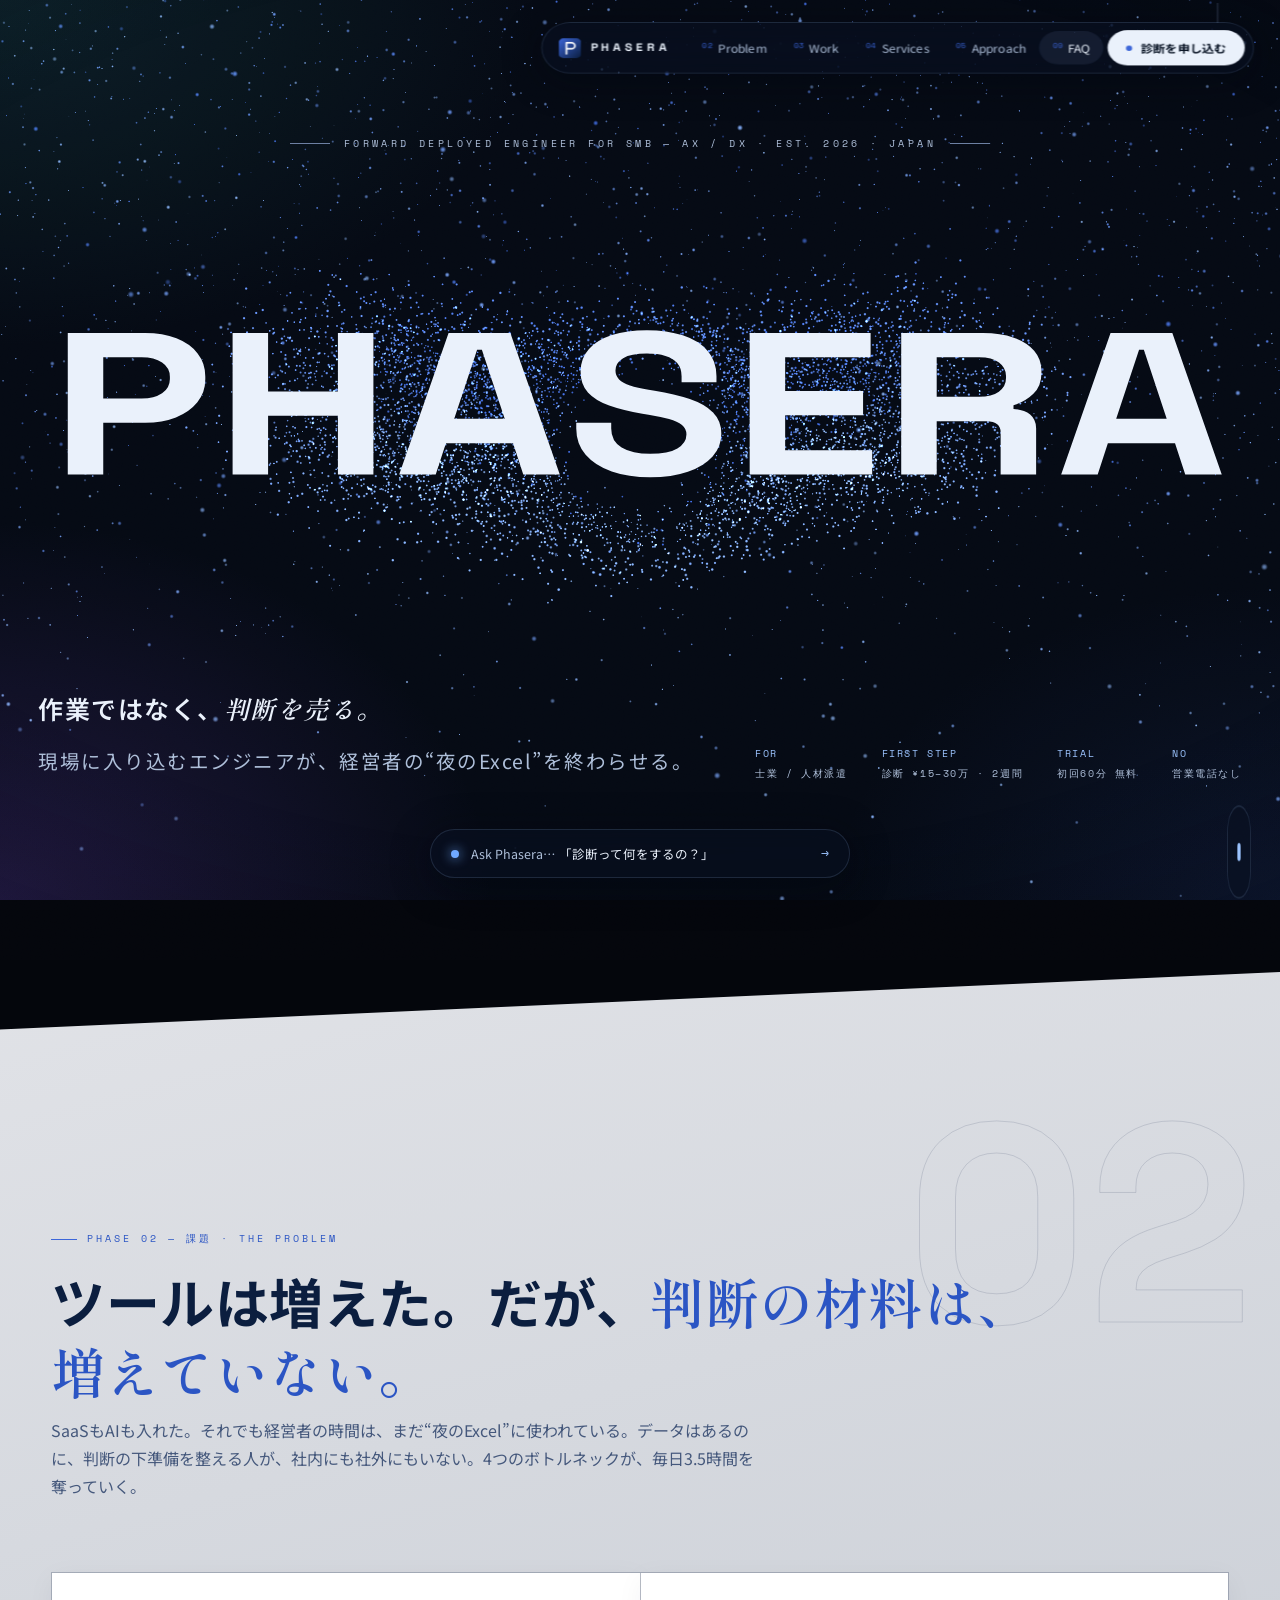
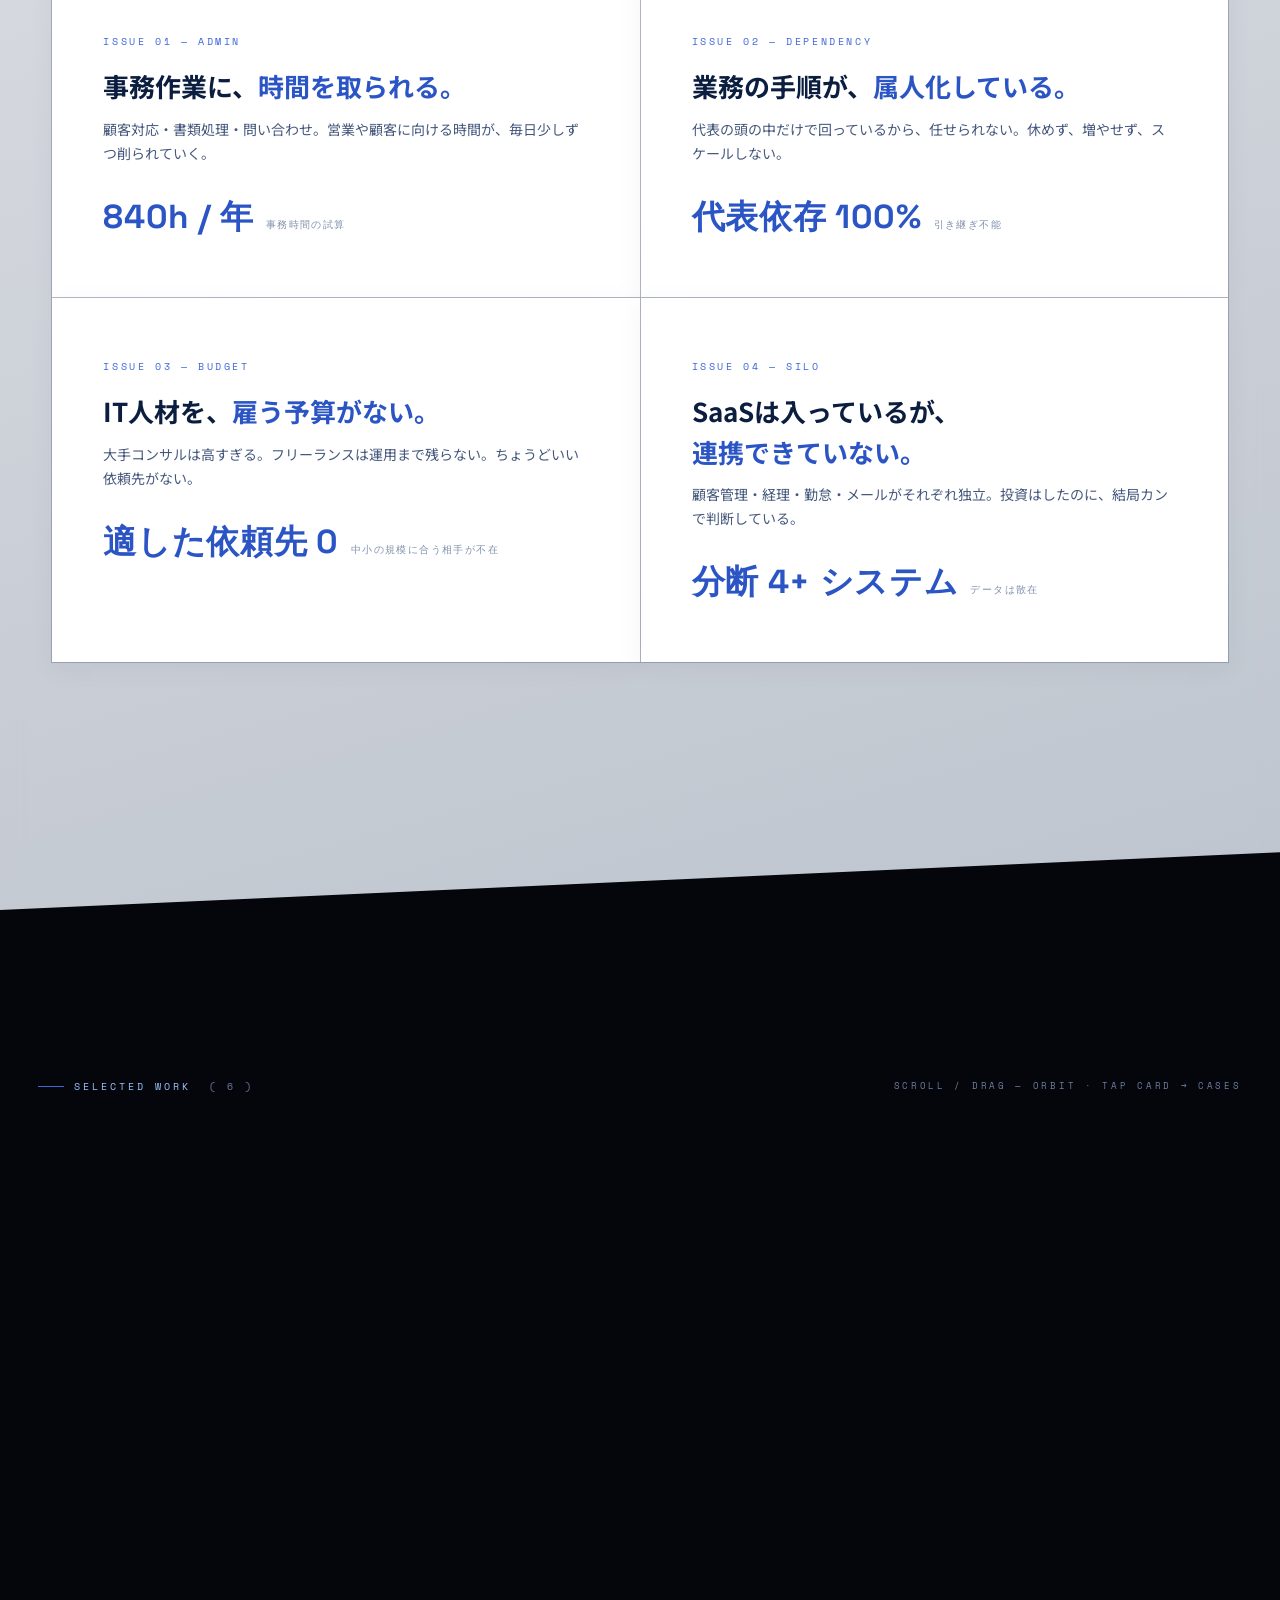
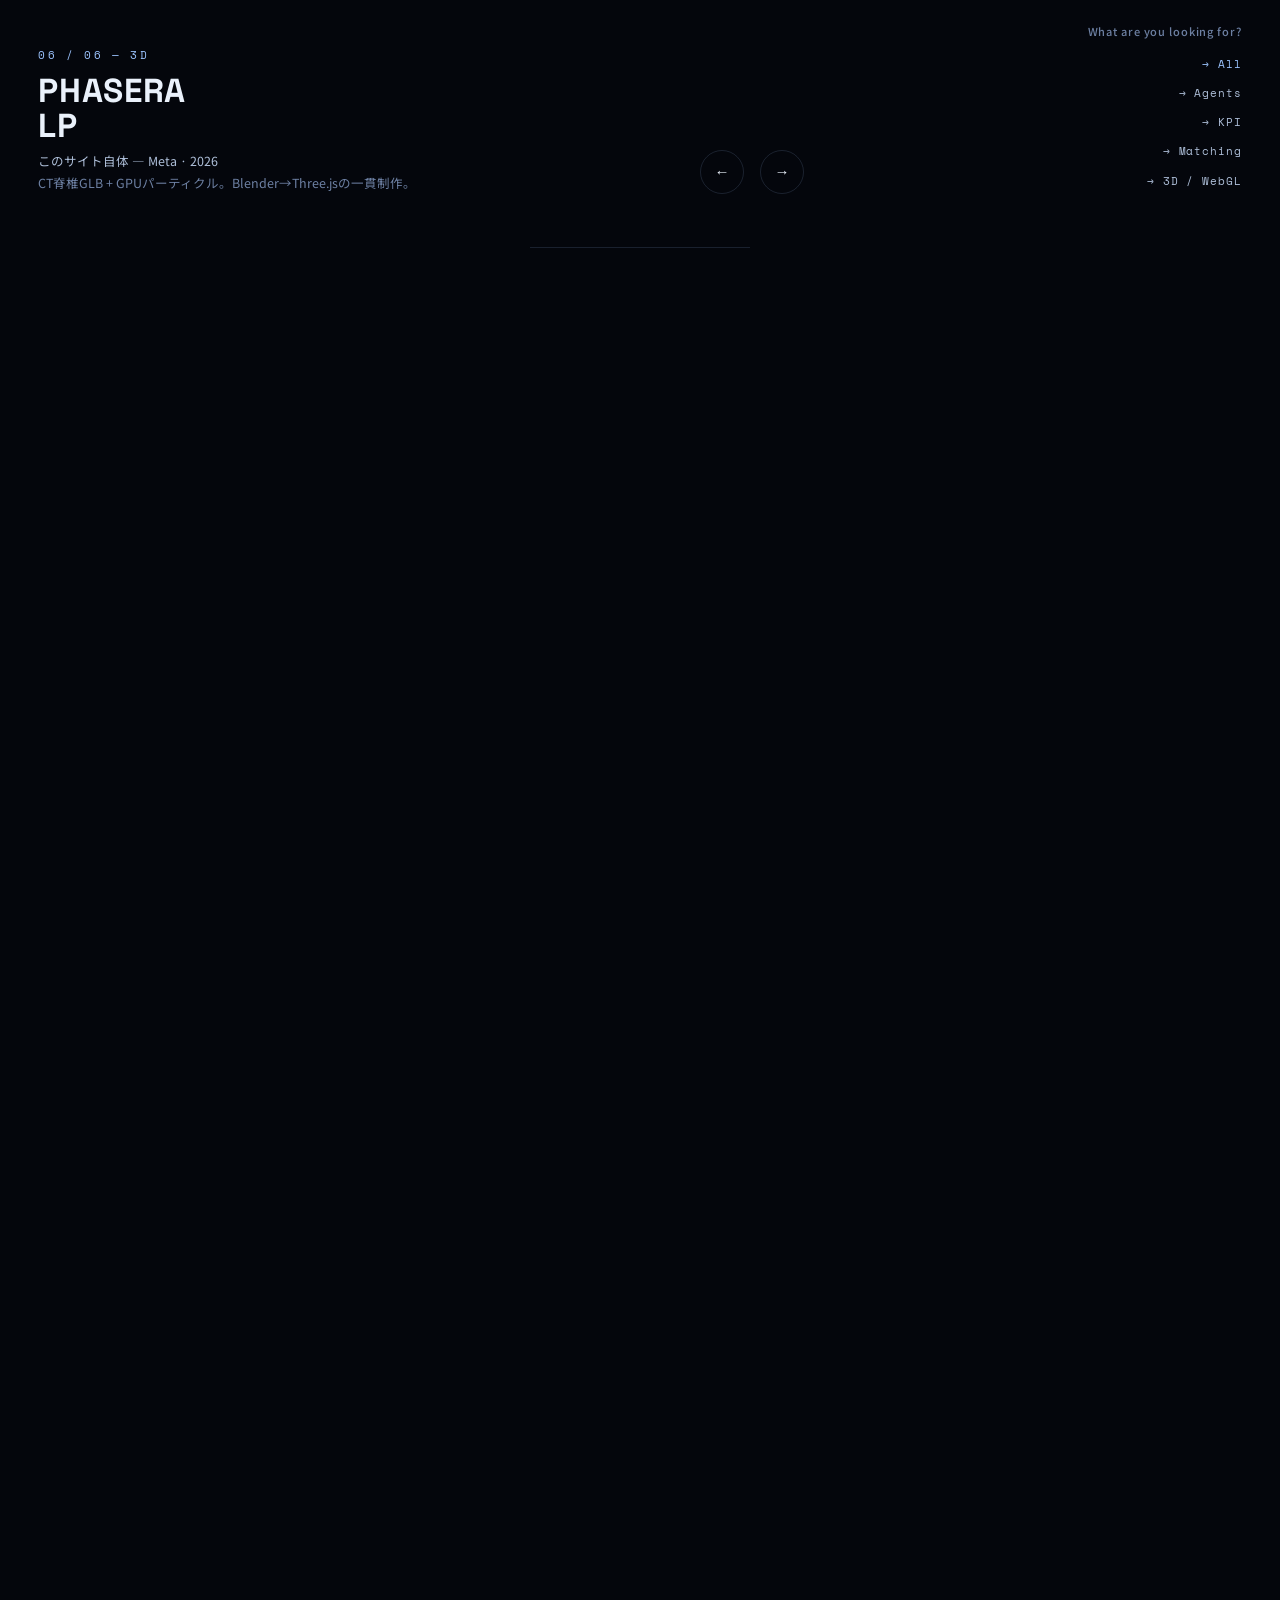
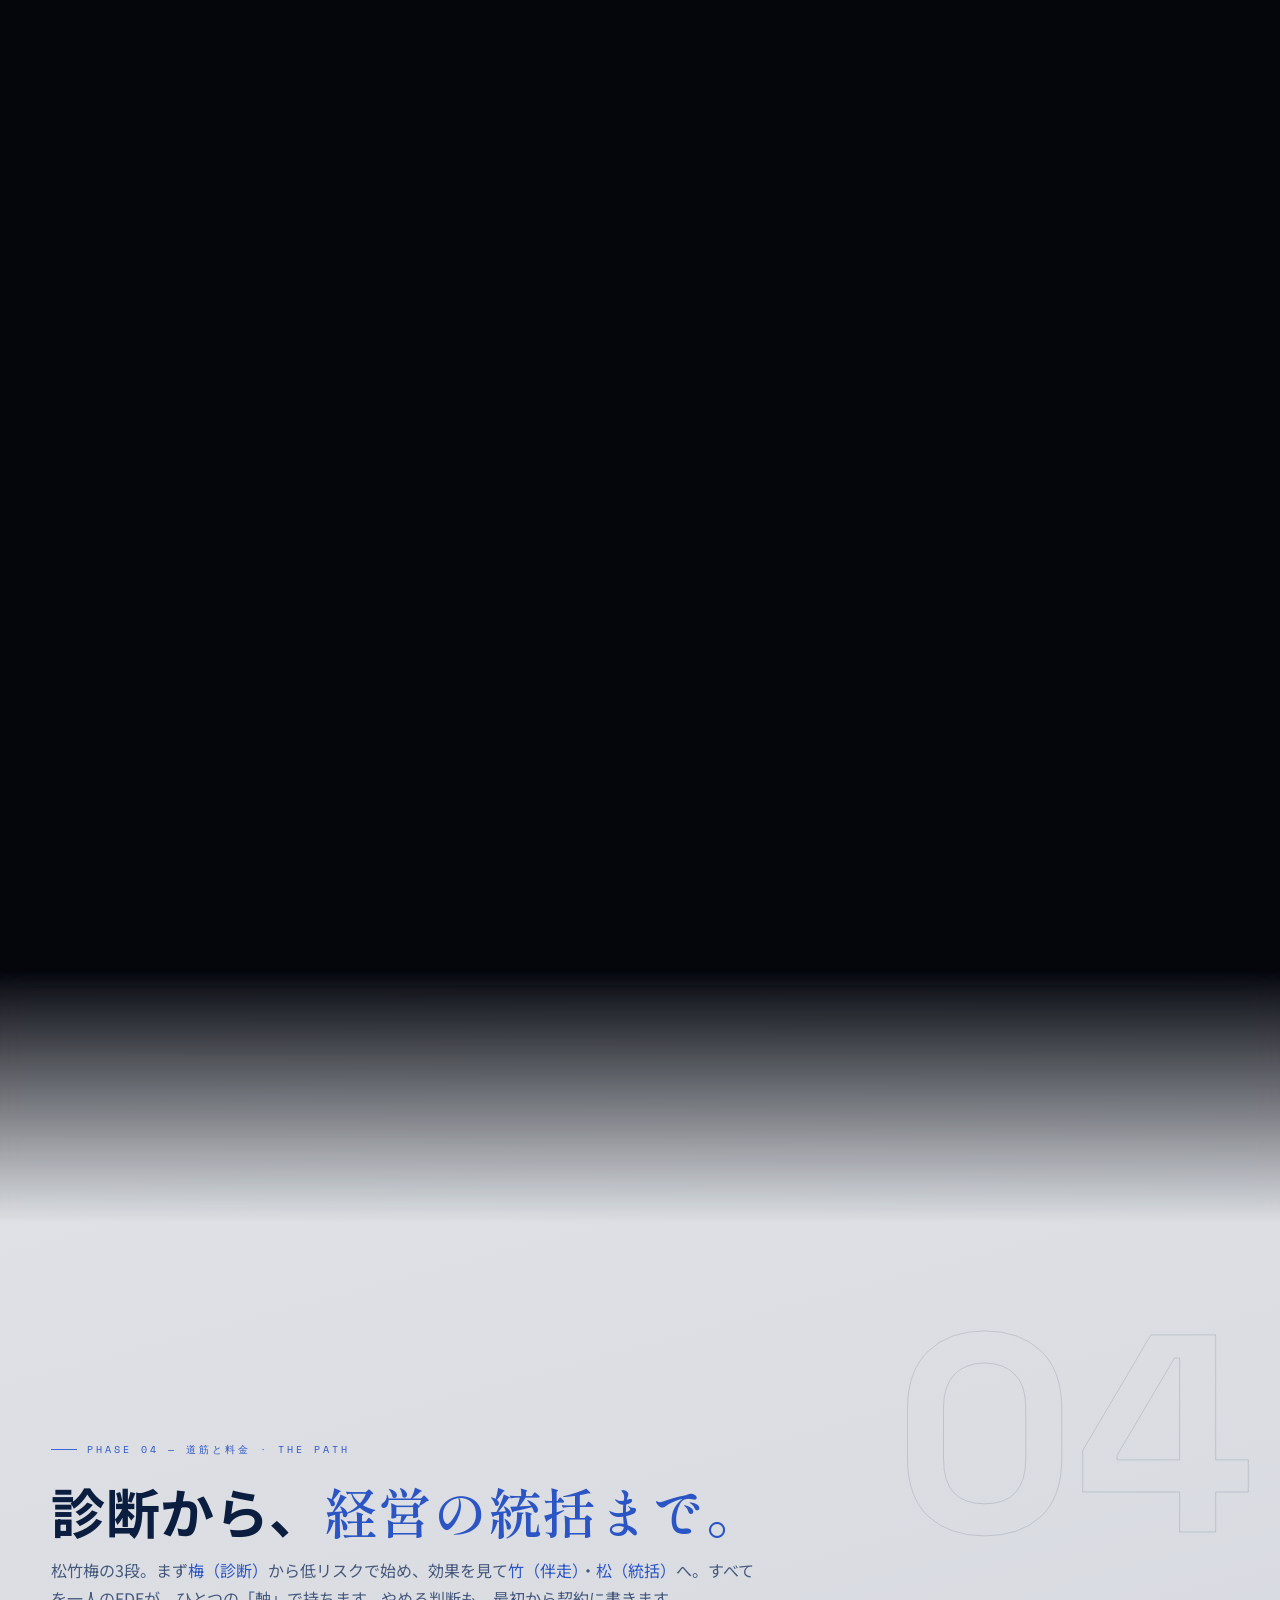
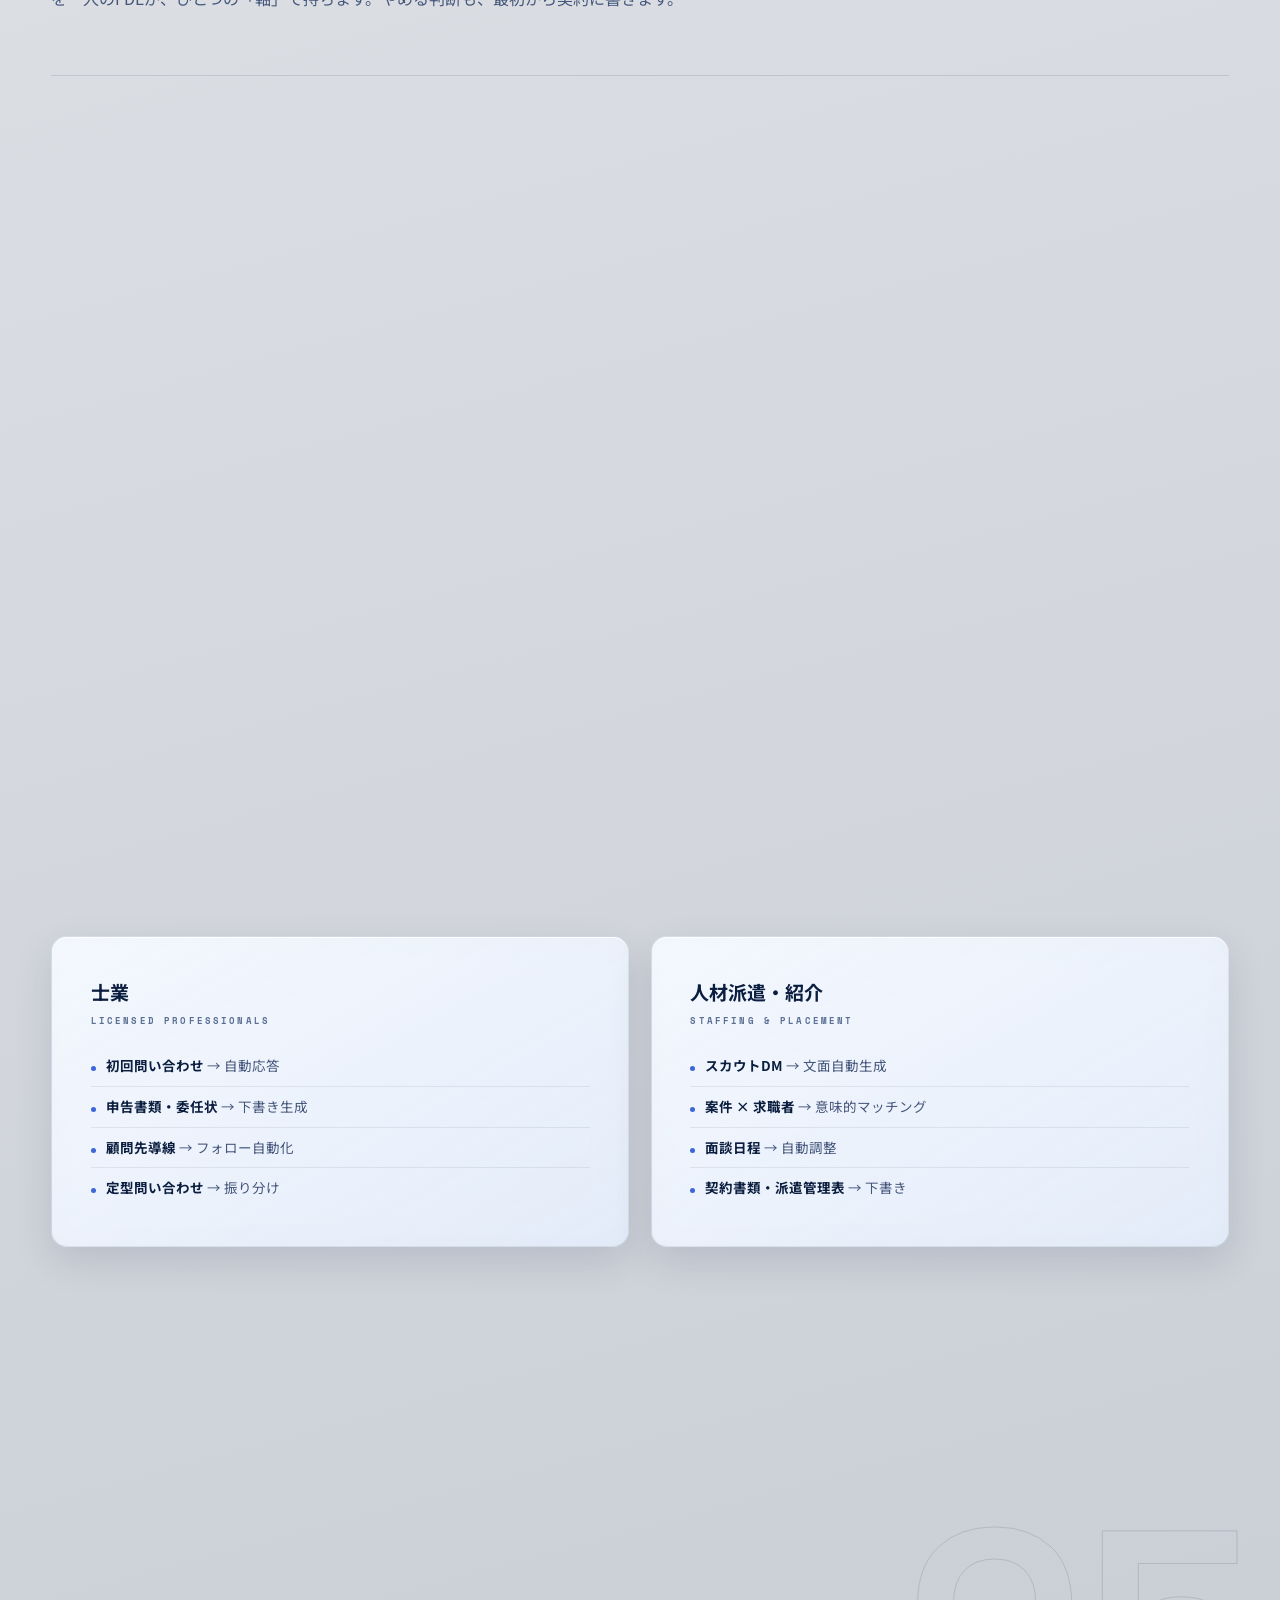
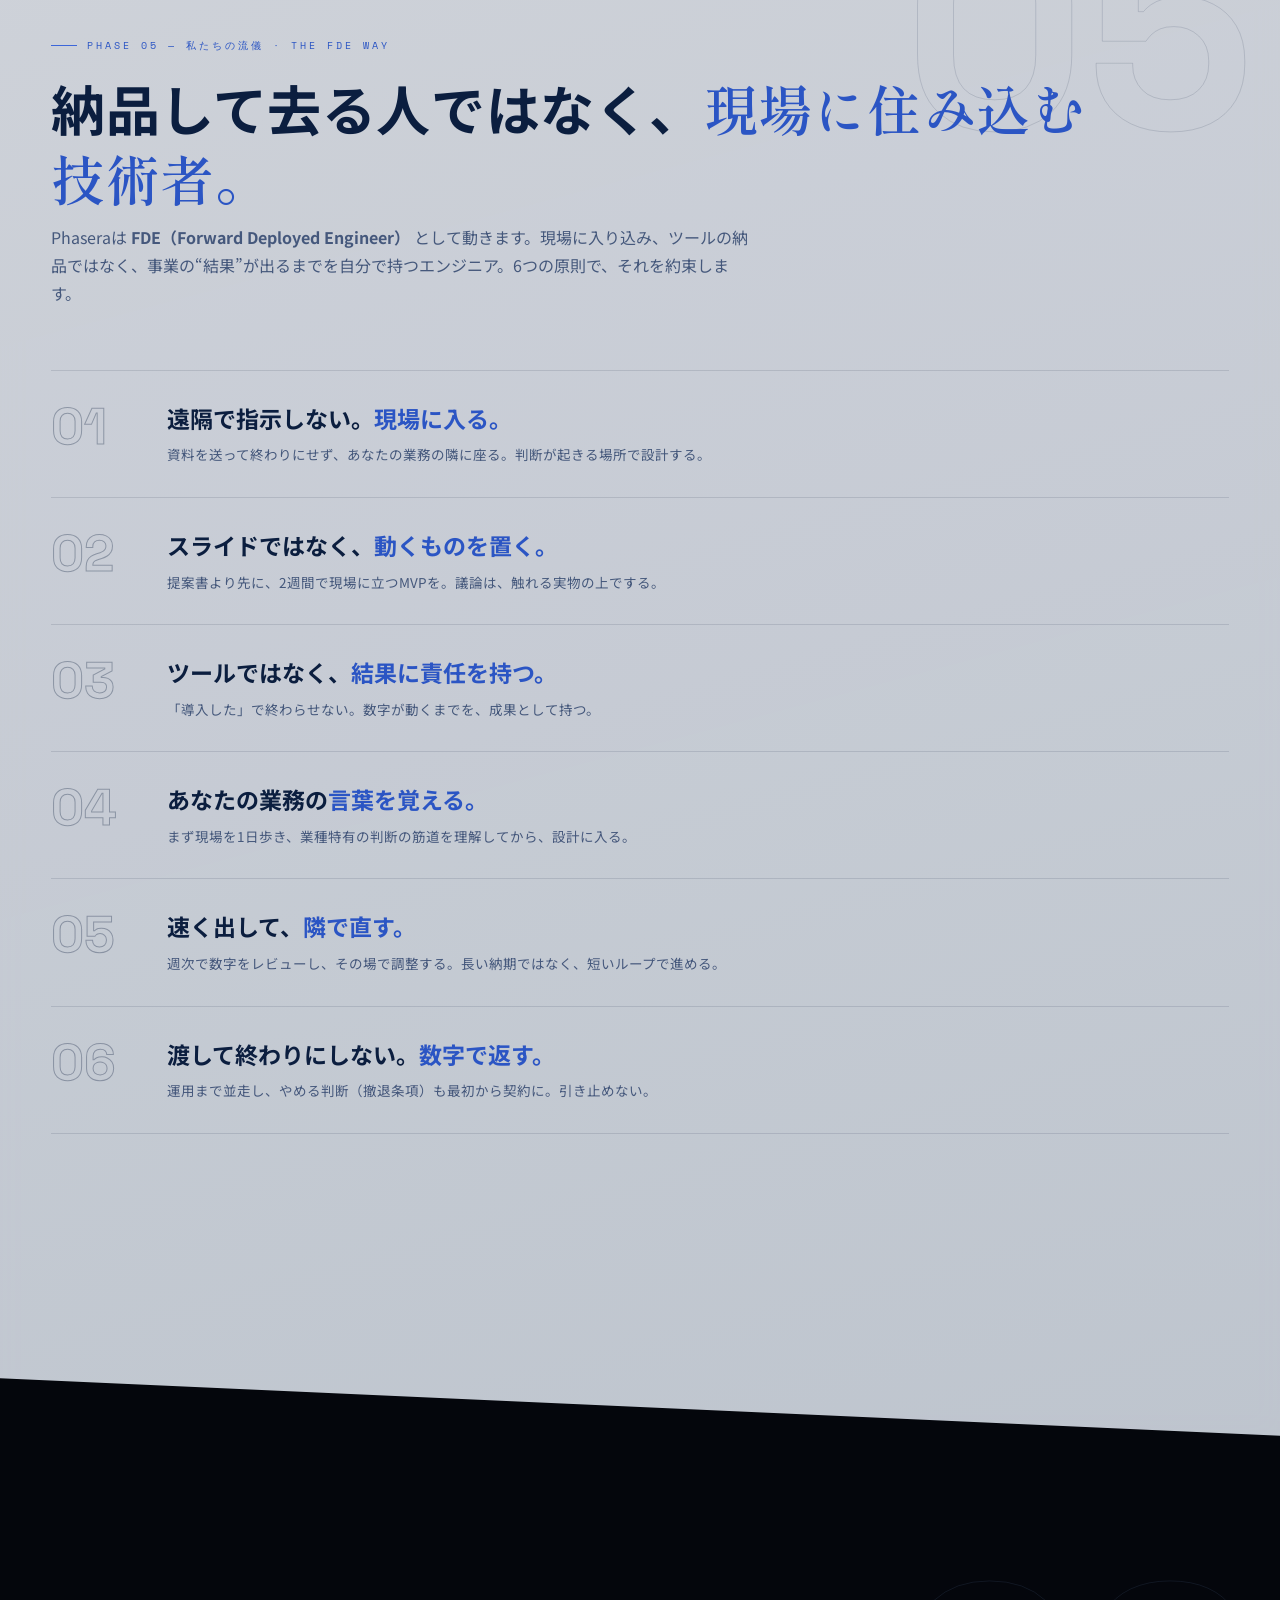
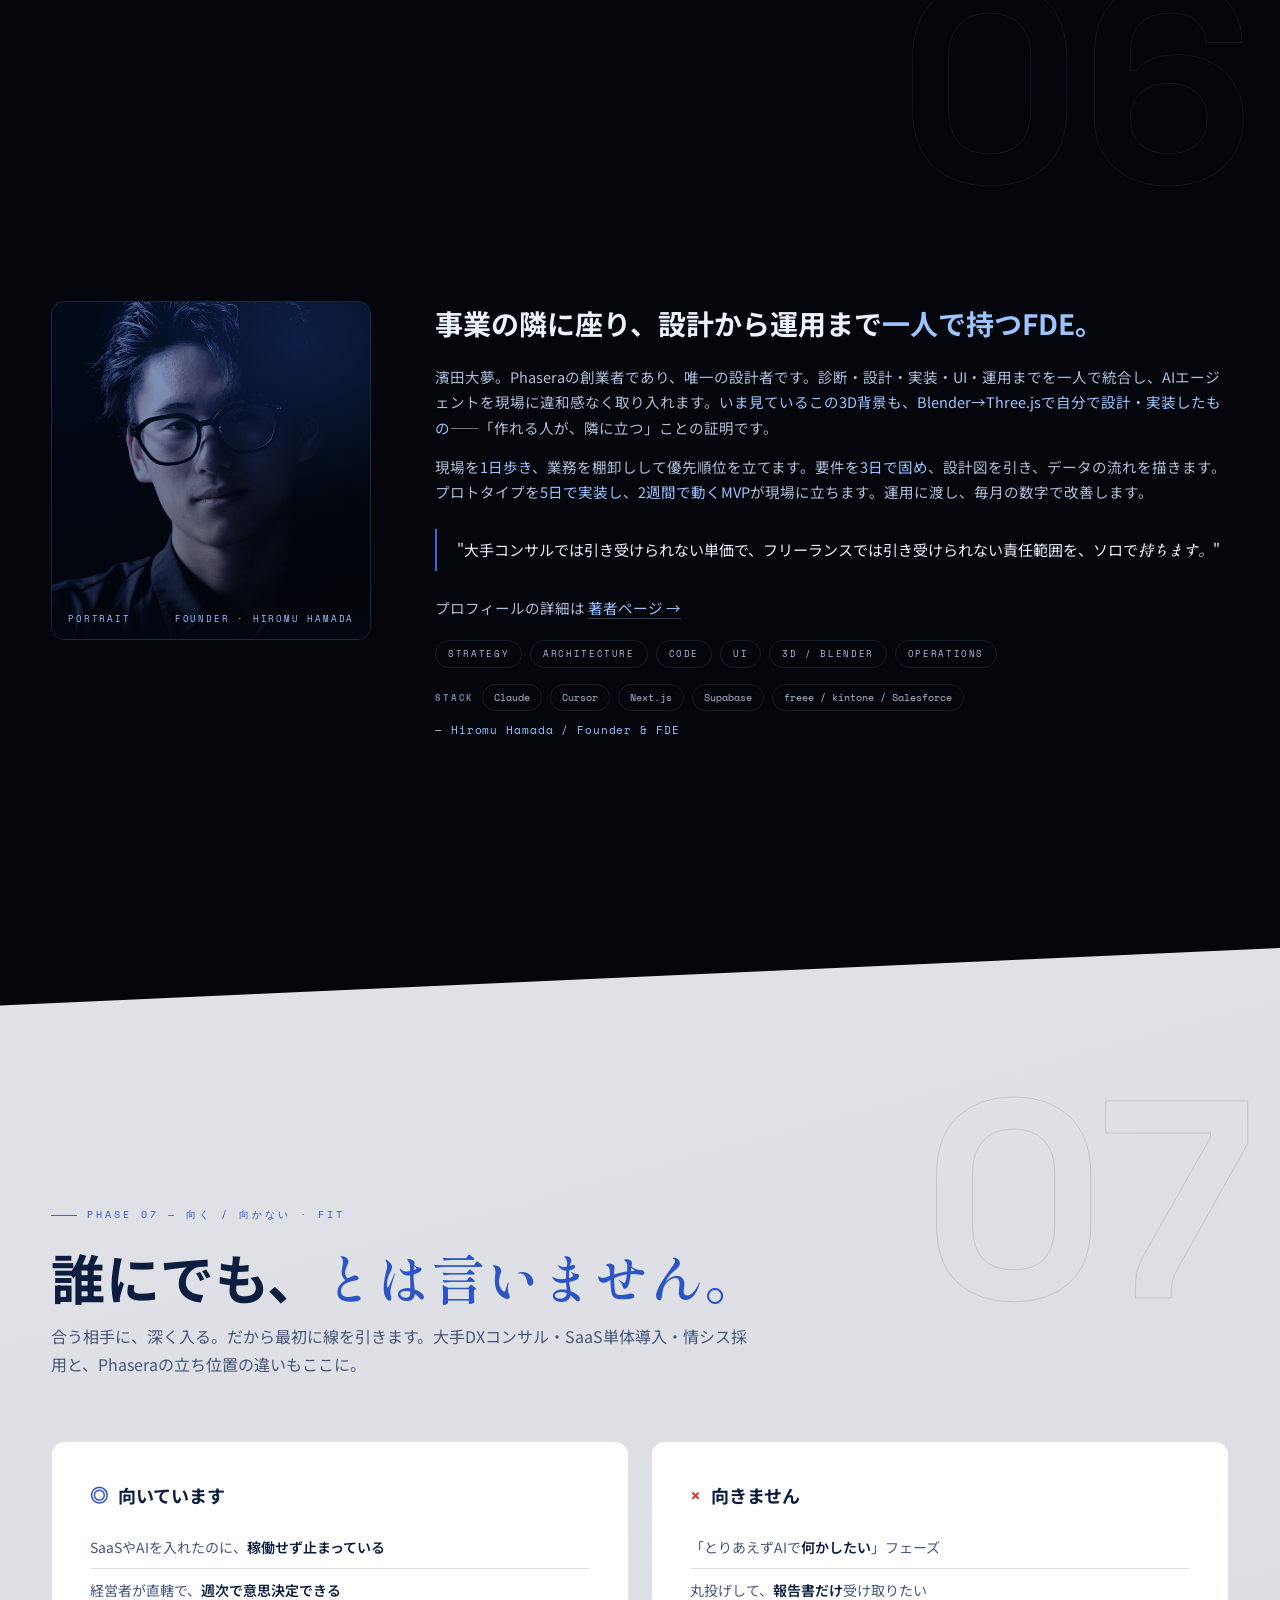
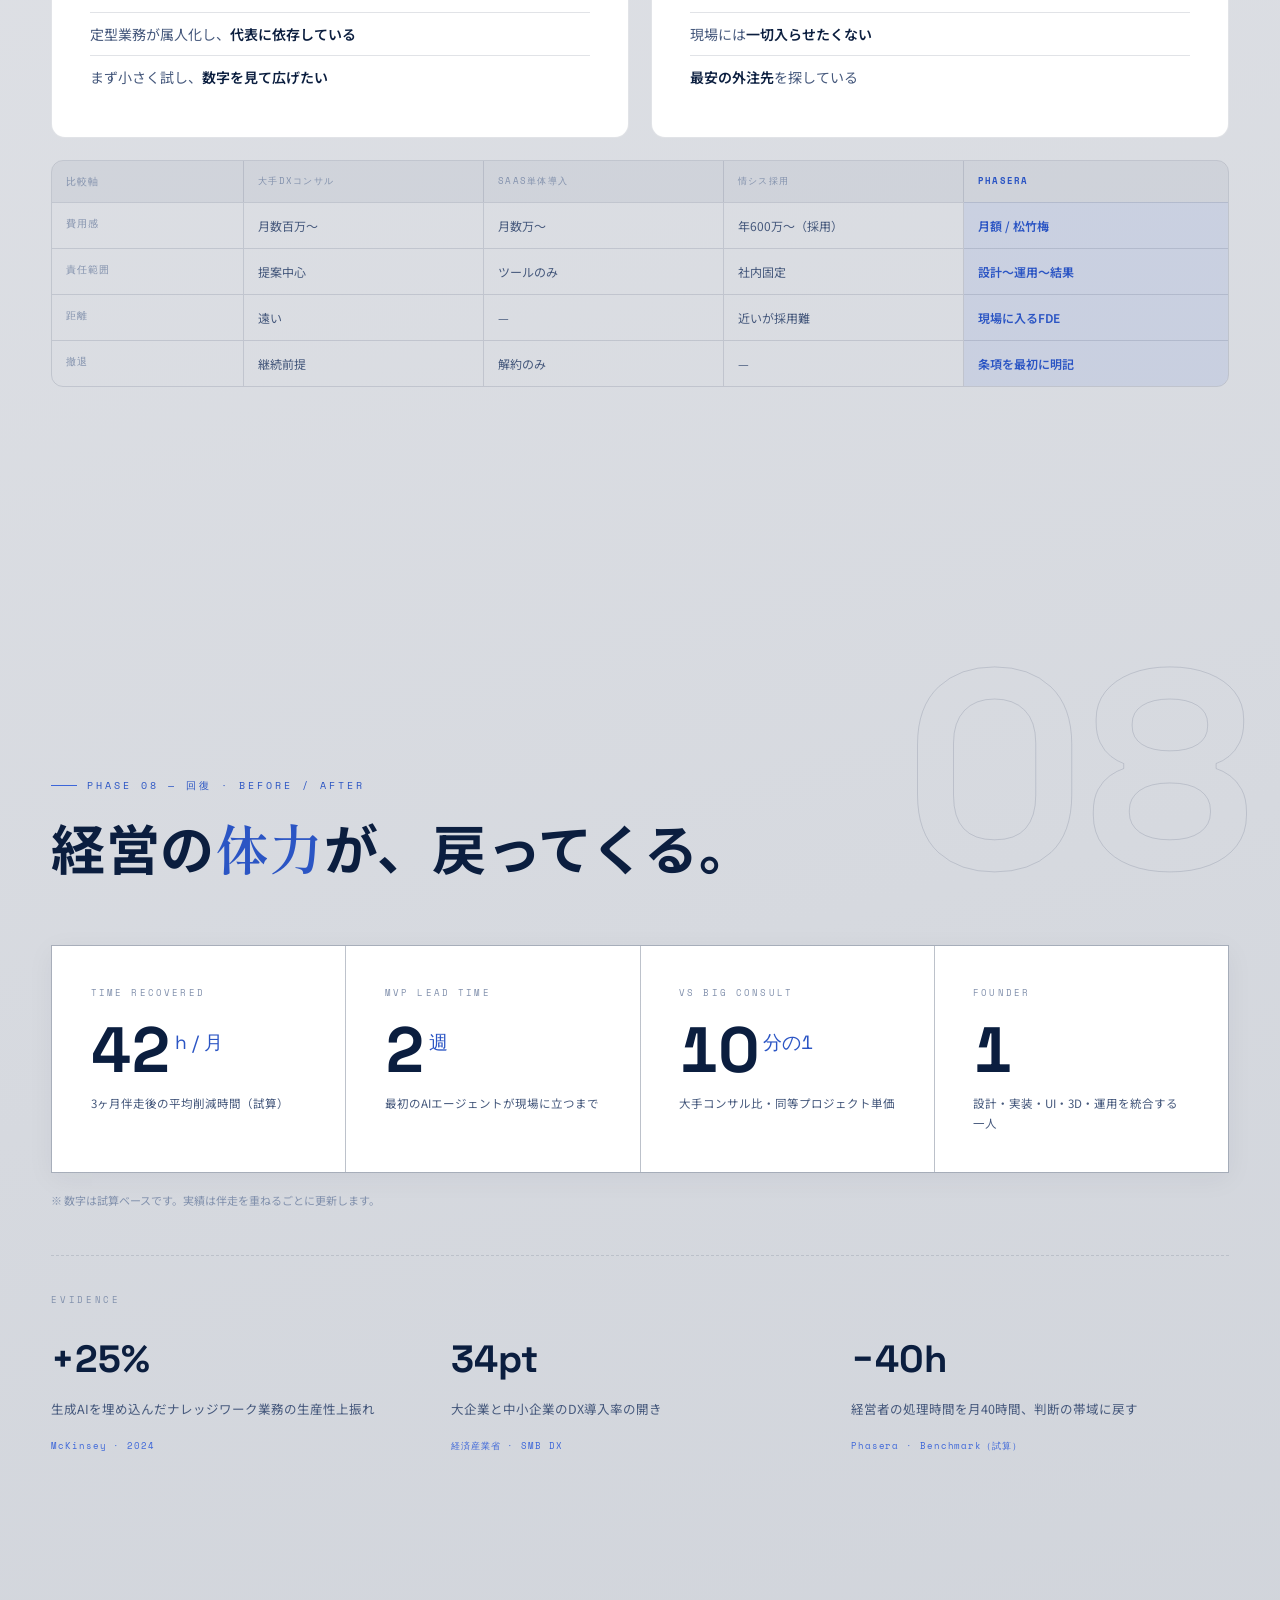
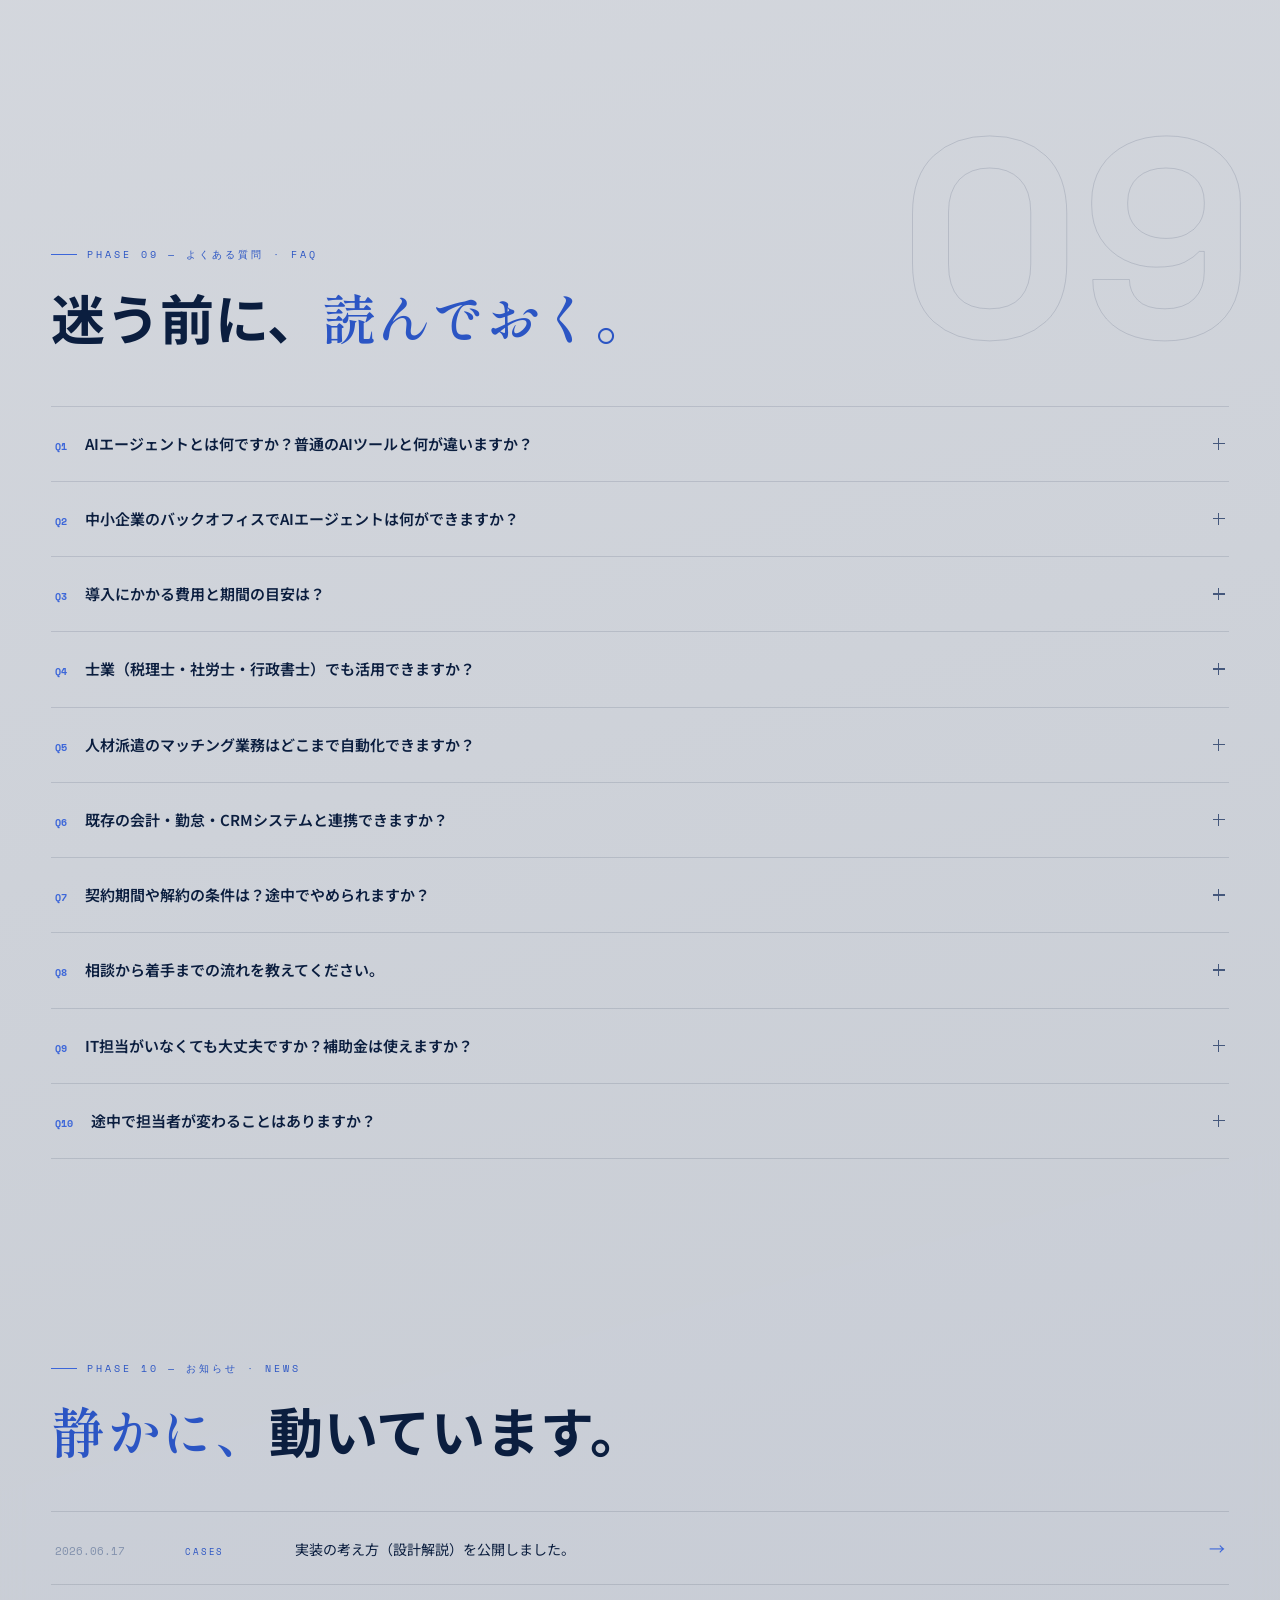
<file: index.html>
<!DOCTYPE html>
<html lang="ja">
<head>
<meta charset="UTF-8">
<meta name="viewport" content="width=device-width, initial-scale=1.0, viewport-fit=cover">
<title>Phasera — 経営の体力を取り戻す | 中小企業のAIエージェント導入スタジオ</title>
<meta name="description" content="Phaseraは、中小企業のバックオフィスにAIエージェントを導入する伴走パートナーです。診断・KPI改善・月次伴走をソロで一気通貫。士業・人材派遣に特化。">
<meta name="keywords" content="AIエージェント,中小企業,バックオフィス自動化,業務効率化,士業DX,人材派遣 業務改善,Phasera,濱田大夢">
<meta name="theme-color" content="#04060c">
<meta name="author" content="Hiromu Hamada">
<link rel="canonical" href="https://phasera.jp/">
<link rel="icon" type="image/svg+xml" href="assets/favicon.svg">
<link rel="apple-touch-icon" href="assets/favicon.svg">

<!-- Open Graph -->
<meta property="og:type" content="website">
<meta property="og:site_name" content="Phasera">
<meta property="og:title" content="Phasera — 経営の体力を取り戻す">
<meta property="og:description" content="中小企業のバックオフィスをAIエージェントで自動化する伴走パートナー。診断・KPI改善・月次伴走、3Dビジュアル制作まで、ソロで一気通貫。">
<meta property="og:url" content="https://phasera.jp/">
<meta property="og:image" content="https://phasera.jp/assets/og-cover.png">
<meta property="og:image:width" content="1200">
<meta property="og:image:height" content="630">
<meta property="og:locale" content="ja_JP">
<meta name="twitter:card" content="summary_large_image">
<meta name="twitter:title" content="Phasera — 経営の体力を取り戻す">
<meta name="twitter:description" content="中小企業のバックオフィスをAIエージェントで自動化する伴走パートナー。ソロで一気通貫。">
<meta name="twitter:image" content="https://phasera.jp/assets/og-cover.png">

<link rel="preconnect" href="https://fonts.googleapis.com">
<link rel="preconnect" href="https://fonts.gstatic.com" crossorigin>
<link rel="stylesheet" href="https://fonts.googleapis.com/css2?family=Space+Grotesk:wght@500;700&family=Space+Mono&family=Noto+Sans+JP:wght@400;500;700&family=Shippori+Mincho:wght@600&display=swap">
<link rel="stylesheet" href="at/at.css?v=20260716b">
<link rel="preload" href="assets/3d/spine.glb" as="fetch" type="model/gltf-binary" crossorigin>
<script type="importmap">
{ "imports": { "three": "./vendor/three/three.module.js", "three/addons/": "./vendor/three/addons/" } }
</script>

<script type="application/ld+json">
{
  "@context": "https://schema.org",
  "@graph": [
    {
      "@type": "Organization",
      "@id": "https://phasera.jp/#org",
      "name": "Phasera",
      "url": "https://phasera.jp/",
      "logo": "https://phasera.jp/assets/favicon.svg",
      "description": "中小企業のバックオフィスにAIエージェントを導入する伴走パートナー。",
      "founder": { "@id": "https://phasera.jp/#founder" },
      "areaServed": "JP"
    },
    {
      "@type": "Person",
      "@id": "https://phasera.jp/#founder",
      "name": "濱田大夢",
      "alternateName": "Hiromu Hamada",
      "jobTitle": "Founder / Forward Deployed Engineer",
      "description": "中小企業のバックオフィスにAIエージェントを導入するFDE（Forward Deployed Engineer）。診断・設計・実装・UI・3D・運用までを一人で統合する。",
      "knowsAbout": ["AIエージェント", "バックオフィス自動化", "士業DX", "人材派遣 業務改善", "Three.js", "Blender", "業務設計"],
      "url": "https://phasera.jp/author/hamada/",
      "image": "https://phasera.jp/assets/photos/hamada-portrait.webp",
      "worksFor": { "@id": "https://phasera.jp/#org" }
    },
    {
      "@type": "WebSite",
      "url": "https://phasera.jp/",
      "name": "Phasera",
      "inLanguage": "ja-JP",
      "publisher": { "@id": "https://phasera.jp/#org" }
    },
    {
      "@type": "Service",
      "serviceType": "AIエージェント導入・伴走（Forward Deployed Engineer）",
      "provider": { "@id": "https://phasera.jp/#org" },
      "areaServed": "JP",
      "offers": [
        { "@type": "Offer", "name": "梅・診断オーディット", "price": "150000-300000", "priceCurrency": "JPY", "description": "業務棚卸し・削減幅試算・優先順位の提示（2週間・続行義務なし）" },
        { "@type": "Offer", "name": "竹・KPI改善 / 月次伴走", "price": "800000-1400000", "priceCurrency": "JPY", "description": "実装から運用定着まで並走。月次伴走 3-8万円/月〜" },
        { "@type": "Offer", "name": "松・経営統括 / 外部COO相当", "priceCurrency": "JPY", "description": "多事業化・承継・M&Aまで見据えた中長期パートナーシップ（月額・お見積り）" }
      ]
    },
    {
      "@type": "FAQPage",
      "@id": "https://phasera.jp/#faq",
      "mainEntity": [
        { "@type": "Question", "name": "AIエージェントとは何ですか？普通のAIツールと何が違いますか？", "acceptedAnswer": { "@type": "Answer", "text": "AIエージェントは、目的を渡すと自律的に複数のステップを実行するAIです。チャットで一問一答する従来のAIツールと違い、メール返信・書類下書き・データ集計などを連続して処理し、人が確認するのは要所だけになります。Phaseraでは中小企業のバックオフィス業務に合わせて設計します。" } },
        { "@type": "Question", "name": "中小企業のバックオフィスでAIエージェントは何ができますか？", "acceptedAnswer": { "@type": "Answer", "text": "問い合わせの一次返信、書類の下書き、経営指標の月次レポート、顧客フォローの自動化など、定型作業の8割を自動化できます。中小企業特有の属人化された業務フローも、伴走しながら設計・実装します。" } },
        { "@type": "Question", "name": "導入にかかる費用と期間の目安は？", "acceptedAnswer": { "@type": "Answer", "text": "梅・診断オーディットが15〜30万円・2週間、竹・KPI改善プログラムが80〜140万円・3ヶ月（月次伴走は3〜8万円/月〜）、松・経営統括は月額のお見積りです。最小構成では診断のみから始められ、効果を見て次のフェーズに進めます。" } },
        { "@type": "Question", "name": "士業（税理士・社労士・行政書士）でも活用できますか？", "acceptedAnswer": { "@type": "Answer", "text": "はい、士業向けには初回問い合わせの自動応答、申告書類・委任状の下書き、顧問先からの定型問い合わせの振り分けなどを実装しています。顧問獲得の前段にある事務作業を圧縮するのが狙いです。" } },
        { "@type": "Question", "name": "人材派遣のマッチング業務はどこまで自動化できますか？", "acceptedAnswer": { "@type": "Answer", "text": "案件と求職者プロファイルの意味的マッチング、スカウトDM文面の自動生成、面談日程調整、契約書類・派遣管理表の下書きまで自動化できます。最終判断は人に残し、属人化していた候補出しを手放せます。" } },
        { "@type": "Question", "name": "既存の会計・勤怠・CRMシステムと連携できますか？", "acceptedAnswer": { "@type": "Answer", "text": "freee・マネーフォワード・ジョブカン・kintone・Salesforce などのAPI連携、Gmail/Slack/Notion 等のSaaS連携に対応します。乗り換えではなく接続から始めるので、いま使っているものを捨てる必要はありません。" } },
        { "@type": "Question", "name": "契約期間や解約の条件は？途中でやめられますか？", "acceptedAnswer": { "@type": "Answer", "text": "診断オーディットは一回完結で、続行の義務はありません。伴走は数ヶ月単位、統括は中長期を想定しますが、やめる判断（撤退条項）を最初から契約に明記します。引き止めません。" } },
        { "@type": "Question", "name": "相談から着手までの流れを教えてください。", "acceptedAnswer": { "@type": "Answer", "text": "① 初回60分の無料相談 → ② 現状ヒアリング（現場を歩く）→ ③『判断の地図』＝診断レポートの提出 → ④ 着手 or 見送りを判断、の順です。営業電話・営業メールは一切ありません。" } },
        { "@type": "Question", "name": "IT担当がいなくても大丈夫ですか？補助金は使えますか？", "acceptedAnswer": { "@type": "Answer", "text": "社内側の窓口は経営者ご本人1名で構いません。設計・実装・運用はこちらで持ちます。IT導入補助金・事業再構築補助金などの活用相談にも応じますが、補助金前提では動かず、まず事業として意味のある一手を優先します。" } },
        { "@type": "Question", "name": "途中で担当者が変わることはありますか？", "acceptedAnswer": { "@type": "Answer", "text": "ありません。診断から運用まで、同じ一人（FDE）が最後まで持ちます。途中で人を入れ替えないことを約束します。" } }
      ]
    }
  ]
}
</script>
</head>
<body class="locked">

<canvas id="gl" aria-hidden="true"></canvas>
<div class="vig" aria-hidden="true"></div>
<div class="tint" aria-hidden="true"></div>
<div class="stage-fade" id="stageFade" aria-hidden="true"></div>
<div class="grain" aria-hidden="true"></div>

<!-- ============ chrome ============ -->
<header class="nav" id="nav">
  <a class="brand" href="#hero"><img src="assets/favicon.svg" alt="Phasera"><b>PHASERA</b></a>
  <ul>
    <li><a href="#leaks"><sup>02</sup>Problem</a></li>
    <li><a href="#works"><sup>03</sup>Work</a></li>
    <li><a href="#path"><sup>04</sup>Services</a></li>
    <li><a href="#fde"><sup>05</sup>Approach</a></li>
    <li><a href="#faq"><sup>09</sup>FAQ</a></li>
  </ul>
  <a class="cta" href="#call"><i></i>診断を申し込む</a>
  <button class="burger" id="burger" aria-label="メニューを開く"><i></i><i></i></button>
</header>

<div class="menu" id="menu" role="dialog" aria-label="メニュー">
  <button class="m-close" id="menuClose" aria-label="閉じる">✕</button>
  <a href="#hero"><sup>01</sup>Story</a>
  <a href="#leaks"><sup>02</sup>Problem</a>
  <a href="#works"><sup>03</sup>Work</a>
  <a href="#path"><sup>04</sup>Services &amp; Pricing</a>
  <a href="#fde"><sup>05</sup>Approach</a>
  <a href="#guide"><sup>06</sup>Founder</a>
  <a href="#fit"><sup>07</sup>Fit</a>
  <a href="#faq"><sup>09</sup>FAQ</a>
  <a href="#news"><sup>10</sup>News</a>
  <a class="m-cta" href="#call">診断を申し込む →</a>
</div>

<div class="cur-dot" id="curDot" aria-hidden="true"></div>
<div class="cur-ring" id="curRing" aria-hidden="true"><span>DRAG</span></div>
<div class="scroll-pill" id="scrollPill" aria-hidden="true"><i></i></div>
<a class="ask-pill" href="#call" aria-label="Phaseraに相談する">
  <span class="dot" aria-hidden="true"></span>
  <span class="ph" id="askPh">Ask Phasera… <em>「問い合わせ対応、自動化できる？」</em></span>
  <span class="arr" aria-hidden="true">→</span>
</a>

<!-- ============ preloader ============ -->
<div class="loader" id="loader" aria-hidden="true">
  <div class="inner">
    <div class="wd">PHASERA</div>
    <div class="pct"><span id="pctNum">0</span><sup>%</sup></div>
    <div class="bar"><i id="pctBar"></i></div>
    <div class="st" id="pctSt">LOADING FIELD</div>
  </div>
</div>

<main>

  <!-- ============ 01 HERO ============ -->
  <section id="hero" data-screen-label="01 Hero">
    <div class="hero-tag"><i></i><span>Forward Deployed Engineer for SMB — AX / DX · Est. 2026 · Japan</span><i></i></div>
    <div class="hero-word" aria-hidden="true">
      <svg viewBox="0 0 1000 175" preserveAspectRatio="xMidYMid meet" role="img" aria-label="PHASERA">
        <text class="wl" x="500" y="150" text-anchor="middle" textLength="980" lengthAdjust="spacingAndGlyphs" font-size="168">PHASERA</text>
      </svg>
    </div>
    <div class="hero-sub">
      <h1>
        <span class="ln"><span><span class="nb">作業ではなく、</span><em class="nb">判断を売る。</em></span></span>
        <span class="ln"><span class="h1-dim"><span class="nb">現場に入り込むエンジニアが、</span><span class="nb">経営者の“夜のExcel”を</span><span class="nb">終わらせる。</span></span></span>
      </h1>
      <div class="hero-meta">
        <span><b>For</b>士業 / 人材派遣</span>
        <span><b>First Step</b>診断 ¥15–30万 · 2週間</span>
        <span><b>Trial</b>初回60分 無料</span>
        <span><b>No</b>営業電話なし</span>
      </div>
    </div>
  </section>

  <!-- ============ 02 LEAKS (light paper) ============ -->
  <div class="paper paper-a">
  <section class="chapter" id="leaks" data-screen-label="02 Leaks">
    <span class="outline-no" aria-hidden="true">02</span>
    <div class="wrap">
      <div class="head rv">
        <div class="eyebrow">Phase 02 — 課題 · The Problem</div>
        <h2><span class="nb">ツールは増えた。</span><span class="nb">だが、</span><em><span class="nb">判断の材料は、</span><span class="nb">増えていない。</span></em></h2>
        <p class="lede">SaaSもAIも入れた。それでも経営者の時間は、まだ“夜のExcel”に使われている。データはあるのに、判断の下準備を整える人が、社内にも社外にもいない。4つのボトルネックが、毎日3.5時間を奪っていく。</p>
      </div>
      <div class="leak-grid rv" data-rv="80">
        <article class="leak">
          <span class="no">ISSUE 01 — ADMIN</span>
          <h3><span class="nb">事務作業に、</span><em class="nb">時間を取られる。</em></h3>
          <p>顧客対応・書類処理・問い合わせ。営業や顧客に向ける時間が、毎日少しずつ削られていく。</p>
          <div class="metric"><b>840h / 年</b><span>事務時間の試算</span></div>
        </article>
        <article class="leak">
          <span class="no">ISSUE 02 — DEPENDENCY</span>
          <h3><span class="nb">業務の手順が、</span><em class="nb">属人化している。</em></h3>
          <p>代表の頭の中だけで回っているから、任せられない。休めず、増やせず、スケールしない。</p>
          <div class="metric"><b>代表依存 100%</b><span>引き継ぎ不能</span></div>
        </article>
        <article class="leak">
          <span class="no">ISSUE 03 — BUDGET</span>
          <h3><span class="nb">IT人材を、</span><em class="nb">雇う予算がない。</em></h3>
          <p>大手コンサルは高すぎる。フリーランスは運用まで残らない。ちょうどいい依頼先がない。</p>
          <div class="metric"><b>適した依頼先 0</b><span>中小の規模に合う相手が不在</span></div>
        </article>
        <article class="leak">
          <span class="no">ISSUE 04 — SILO</span>
          <h3><span class="nb">SaaSは入っているが、</span><em class="nb">連携できていない。</em></h3>
          <p>顧客管理・経理・勤怠・メールがそれぞれ独立。投資はしたのに、結局カンで判断している。</p>
          <div class="metric"><b>分断 4+ システム</b><span>データは散在</span></div>
        </article>
      </div>
    </div>
  </section>

  </div><!-- /paper-a -->

  <!-- ============ 03 WORKS — spine + orbiting liquid cards ============ -->
  <section id="works" data-screen-label="03 Works">
    <div class="works-pin">
      <div class="whead">
        <div class="eyebrow">Selected Work <span class="wcount">( 6 )</span></div>
        <div class="works-hint">Scroll / Drag — Orbit · Tap card → Cases</div>
      </div>
      <div class="works-stage" aria-hidden="true"></div>
      <div class="works-ui">
        <div class="w-title">
          <span class="idx" id="wIdx">01 / 06 — AGENTS</span>
          <h3 id="wTitle"><span class="wl-ln"><span>AUTO</span></span><span class="wl-ln"><span>REPLY</span></span></h3>
          <div class="sub" id="wSub">問い合わせ自動応答 — For 士業 · R&amp;D 2025</div>
          <div class="desc" id="wDesc"></div>
        </div>
        <div class="w-pager">
          <button id="wPrev" aria-label="前のプロジェクト">←</button>
          <button id="wNext" aria-label="次のプロジェクト">→</button>
        </div>
        <nav class="w-filter" aria-label="カテゴリ絞り込み">
          <b>What are you looking for?</b>
          <a href="#" data-f="ALL" class="on">→ All</a>
          <a href="#" data-f="AGENTS">→ Agents</a>
          <a href="#" data-f="KPI">→ KPI</a>
          <a href="#" data-f="MATCHING">→ Matching</a>
          <a href="#" data-f="3D">→ 3D / WebGL</a>
        </nav>
      </div>
      <div class="w-progress" aria-hidden="true"><i id="wBar"></i></div>
    </div>
    <div class="works-fallback">
      <!-- WebGL 不可環境向けの静的リスト -->
      <article><h3>AUTO REPLY</h3><span>問い合わせ自動応答 — For 士業 · R&amp;D 2025</span></article>
      <article><h3>SCOUT DM</h3><span>スカウト文面生成 — 人材派遣 · R&amp;D 2025</span></article>
      <article><h3>KPI REPORT</h3><span>経営指標レポート — All · 月次 R&amp;D 2025</span></article>
      <article><h3>DOC DRAFT</h3><span>書類下書き — For 士業 · R&amp;D 2025</span></article>
      <article><h3>MATCH ENGINE</h3><span>案件 × 求職者マッチング — 人材派遣 · R&amp;D 2025</span></article>
      <article><h3>PHASERA LP</h3><span>このサイト自体 — Meta · 2026</span></article>
    </div>
  </section>

  <!-- ============ 04+ LIGHT ZONE (paper; soft edge out of Works) ============ -->
  <div class="paper paper-b">
  <!-- ============ 04 PATH ============ -->
  <section class="chapter" id="path" data-screen-label="04 Path">
    <span class="outline-no" aria-hidden="true">04</span>
    <div class="wrap">
      <div class="rv">
        <div class="eyebrow">Phase 04 — 道筋と料金 · The Path</div>
        <h2><span class="nb">診断から、</span><em class="nb">経営の統括まで。</em></h2>
        <p class="lede">松竹梅の3段。まず<em>梅（診断）</em>から低リスクで始め、効果を見て<em>竹（伴走）</em>・<em>松（統括）</em>へ。すべてを一人のFDEが、ひとつの「軸」で持ちます。やめる判断も、最初から契約に書きます。</p>
      </div>
      <div class="path-list">
        <div class="path-row rv">
          <span class="no">梅 · Diagnose</span>
          <h3>診断オーディット<small>入口 · 一回完結 · 続行義務なし</small></h3>
          <p class="desc">2週間で、<em>業務が見える化される。</em>現場を歩き、棚卸し・削減幅の試算・優先順位を提示。AIを入れる前に、まず「判断の地図」を作るフェーズです。</p>
          <div class="chips"><span class="price">¥15–30万</span><span>期間 2週間</span><span>この先へ進む義務なし</span></div>
        </div>
        <div class="path-row rv" data-rv="60">
          <span class="no">竹 · Build &amp; Run</span>
          <h3>KPI改善プログラム / 月次伴走<small>中核 · 実装から運用定着まで</small></h3>
          <p class="desc">動くAIエージェントが、<em>2週間で現場に立つ。</em>KPI設計→実装→運用定着まで並走。月次で経営指標に人のレビューを重ね、数字で返します。<em>社内の中核人材の“引き押さえ”</em>として機能します。</p>
          <div class="chips"><span class="price">¥80–140万 / 3ヶ月〜</span><span>月次伴走 ¥3–8万/月〜</span><span>運用引き渡し</span></div>
        </div>
        <div class="path-row rv" data-rv="120">
          <span class="no">松 · Integrate</span>
          <h3>経営統括 / 外部COO相当<small>上位 · 中長期パートナーシップ</small></h3>
          <p class="desc">カン経営から、<em>数字で語れる経営へ。</em>多事業化・承継・M&amp;Aまで見据え、意思決定者の隣で設計・実装・運用を統合。<em>外部COO相当</em>の役割を、半年〜単位で持ちます。</p>
          <div class="chips"><span class="price">お見積り / 月額</span><span>中長期 · 経営者直轄</span></div>
        </div>
        <div class="path-row rv" data-rv="180">
          <span class="no">＋ · Industry</span>
          <h3>業界別ユースケース<small>Playbooks</small></h3>
          <p class="desc">あなたの業界の、<em>あなたの導線で。</em>積み上げているのは、士業のバックオフィス自動化と人材派遣のマッチング現場。<a href="for/shigyo/">士業向け →</a> ／ <a href="for/jinzai-haken/">人材派遣向け →</a></p>
          <div class="chips"><span>下に詳細 ↓</span></div>
        </div>
        <div class="path-row rv" data-rv="240">
          <span class="no">＋ · Visual</span>
          <h3>3Dビジュアル制作<small>Blender + Three.js</small></h3>
          <p class="desc">BlenderからGLB書き出し、Three.js / WebGLでブラウザに実装。<em>スクロール連動・ホバー反応まで</em>一貫で対応。この背景こそ、自分で設計・実装した実例です。</p>
          <div class="chips"><span>お見積り</span></div>
        </div>
      </div>
      <div class="industry">
        <div class="ind-card rv">
          <h4>士業<span>Licensed Professionals</span></h4>
          <ul>
            <li><i></i><span><b>初回問い合わせ</b> → 自動応答</span></li>
            <li><i></i><span><b>申告書類・委任状</b> → 下書き生成</span></li>
            <li><i></i><span><b>顧問先導線</b> → フォロー自動化</span></li>
            <li><i></i><span><b>定型問い合わせ</b> → 振り分け</span></li>
          </ul>
        </div>
        <div class="ind-card rv" data-rv="80">
          <h4>人材派遣・紹介<span>Staffing &amp; Placement</span></h4>
          <ul>
            <li><i></i><span><b>スカウトDM</b> → 文面自動生成</span></li>
            <li><i></i><span><b>案件 × 求職者</b> → 意味的マッチング</span></li>
            <li><i></i><span><b>面談日程</b> → 自動調整</span></li>
            <li><i></i><span><b>契約書類・派遣管理表</b> → 下書き</span></li>
          </ul>
        </div>
      </div>
    </div>
  </section>

  <!-- ============ 05 FDE — 私たちの流儀 ============ -->
  <section class="chapter" id="fde" data-screen-label="05 FDE">
    <span class="outline-no" aria-hidden="true">05</span>
    <div class="wrap">
      <div class="rv">
        <div class="eyebrow">Phase 05 — 私たちの流儀 · The FDE Way</div>
        <h2><span class="nb">納品して去る人ではなく、</span><em><span class="nb">現場に住み込む</span><span class="nb">技術者。</span></em></h2>
        <p class="lede">Phaseraは <strong>FDE（Forward Deployed Engineer）</strong> として動きます。現場に入り込み、ツールの納品ではなく、事業の“結果”が出るまでを自分で持つエンジニア。6つの原則で、それを約束します。</p>
      </div>
      <ol class="fde-list">
        <li class="fde-row rv">
          <span class="fno">01</span>
          <div class="fbody"><h3>遠隔で指示しない。<em>現場に入る。</em></h3><p>資料を送って終わりにせず、あなたの業務の隣に座る。判断が起きる場所で設計する。</p></div>
        </li>
        <li class="fde-row rv" data-rv="60">
          <span class="fno">02</span>
          <div class="fbody"><h3>スライドではなく、<em>動くものを置く。</em></h3><p>提案書より先に、2週間で現場に立つMVPを。議論は、触れる実物の上でする。</p></div>
        </li>
        <li class="fde-row rv" data-rv="120">
          <span class="fno">03</span>
          <div class="fbody"><h3>ツールではなく、<em>結果に責任を持つ。</em></h3><p>「導入した」で終わらせない。数字が動くまでを、成果として持つ。</p></div>
        </li>
        <li class="fde-row rv" data-rv="60">
          <span class="fno">04</span>
          <div class="fbody"><h3>あなたの業務の<em>言葉を覚える。</em></h3><p>まず現場を1日歩き、業種特有の判断の筋道を理解してから、設計に入る。</p></div>
        </li>
        <li class="fde-row rv" data-rv="120">
          <span class="fno">05</span>
          <div class="fbody"><h3>速く出して、<em>隣で直す。</em></h3><p>週次で数字をレビューし、その場で調整する。長い納期ではなく、短いループで進める。</p></div>
        </li>
        <li class="fde-row rv" data-rv="180">
          <span class="fno">06</span>
          <div class="fbody"><h3>渡して終わりにしない。<em>数字で返す。</em></h3><p>運用まで並走し、やめる判断（撤退条項）も最初から契約に。引き止めない。</p></div>
        </li>
      </ol>
      <p class="fde-foot rv" data-rv="80">一人のFDEが、診断→設計→実装→運用→（撤退判断）まで、ひとつの<em>軸</em>で持つ。これが、大手より安く、フリーランスより責任範囲が広い理由です。</p>
    </div>
  </section>

  </div><!-- /paper-b -->

  <!-- ============ 06 GUIDE (dark) ============ -->
  <section class="chapter" id="guide" data-screen-label="06 Guide">
    <span class="outline-no" aria-hidden="true">06</span>
    <div class="wrap">
      <div class="rv">
        <div class="eyebrow">Phase 06 — 案内人 · The Guide</div>
        <h2><span class="nb">その一人が、</span><em class="nb">ここにいる。</em></h2>
        <div class="credits" style="margin-top:14px">
          <span>Solo Founder</span><span>Est. 2026</span><span>Japan</span>
        </div>
      </div>
      <div class="guide-grid">
        <div class="photo rv" data-rv="60">
          <img src="assets/photos/hamada-portrait.webp" alt="濱田大夢 — Phasera Founder / FDE" width="579" height="724" loading="lazy">
          <div class="pmeta"><span>Portrait</span><span>Founder · Hiromu Hamada</span></div>
        </div>
        <div class="gbody rv" data-rv="120">
          <h3>事業の隣に座り、設計から運用まで<em>一人で持つFDE。</em></h3>
          <p>濱田大夢。Phaseraの創業者であり、唯一の設計者です。診断・設計・実装・UI・運用までを一人で統合し、AIエージェントを現場に違和感なく取り入れます。<em>いま見ているこの3D背景も、Blender→Three.jsで自分で設計・実装したもの</em>——「作れる人が、隣に立つ」ことの証明です。</p>
          <p>現場を<em>1日歩き</em>、業務を棚卸しして優先順位を立てます。要件を<em>3日で固め</em>、設計図を引き、データの流れを描きます。プロトタイプを<em>5日で実装し</em>、<em>2週間で動くMVP</em>が現場に立ちます。運用に渡し、毎月の数字で改善します。</p>
          <div class="quote">"大手コンサルでは引き受けられない単価で、フリーランスでは引き受けられない責任範囲を、ソロで<em>持ちます。</em>"</div>
          <p class="cred-note">プロフィールの詳細は <a href="author/hamada/">著者ページ →</a></p>
          <div class="credits">
            <span>Strategy</span><span>Architecture</span><span>Code</span><span>UI</span><span>3D / Blender</span><span>Operations</span>
          </div>
          <div class="tech-strip"><b>Stack</b><span>Claude</span><span>Cursor</span><span>Next.js</span><span>Supabase</span><span>freee / kintone / Salesforce</span></div>
          <div class="sig">— Hiromu Hamada / Founder &amp; FDE</div>
        </div>
      </div>
    </div>
  </section>

  <!-- ============ 07+ LIGHT ZONE (paper-c) ============ -->
  <div class="paper paper-c">
  <!-- ============ 07 FIT — 向く / 向かない ============ -->
  <section class="chapter" id="fit" data-screen-label="07 Fit">
    <span class="outline-no" aria-hidden="true">07</span>
    <div class="wrap">
      <div class="rv">
        <div class="eyebrow">Phase 07 — 向く / 向かない · Fit</div>
        <h2><span class="nb">誰にでも、</span><em class="nb">とは言いません。</em></h2>
        <p class="lede">合う相手に、深く入る。だから最初に線を引きます。大手DXコンサル・SaaS単体導入・情シス採用と、Phaseraの立ち位置の違いもここに。</p>
      </div>
      <div class="fit-grid rv" data-rv="80">
        <div class="fit-col fit-yes">
          <h3><span class="fit-mark">◎</span>向いています</h3>
          <ul>
            <li>SaaSやAIを入れたのに、<b>稼働せず止まっている</b></li>
            <li>経営者が直轄で、<b>週次で意思決定できる</b></li>
            <li>定型業務が属人化し、<b>代表に依存している</b></li>
            <li>まず小さく試し、<b>数字を見て広げたい</b></li>
          </ul>
        </div>
        <div class="fit-col fit-no">
          <h3><span class="fit-mark">×</span>向きません</h3>
          <ul>
            <li>「とりあえずAIで<b>何かしたい</b>」フェーズ</li>
            <li>丸投げして、<b>報告書だけ</b>受け取りたい</li>
            <li>現場には<b>一切入らせたくない</b></li>
            <li><b>最安の外注先</b>を探している</li>
          </ul>
        </div>
      </div>
      <div class="compare rv" data-rv="120">
        <div class="cmp-row cmp-head"><span>比較軸</span><span>大手DXコンサル</span><span>SaaS単体導入</span><span>情シス採用</span><span class="cmp-us">Phasera</span></div>
        <div class="cmp-row"><span>費用感</span><span>月数百万〜</span><span>月数万〜</span><span>年600万〜（採用）</span><span class="cmp-us">月額 / 松竹梅</span></div>
        <div class="cmp-row"><span>責任範囲</span><span>提案中心</span><span>ツールのみ</span><span>社内固定</span><span class="cmp-us">設計〜運用〜結果</span></div>
        <div class="cmp-row"><span>距離</span><span>遠い</span><span>—</span><span>近いが採用難</span><span class="cmp-us">現場に入るFDE</span></div>
        <div class="cmp-row"><span>撤退</span><span>継続前提</span><span>解約のみ</span><span>—</span><span class="cmp-us">条項を最初に明記</span></div>
      </div>
    </div>
  </section>

  <!-- ============ 08 NUMBERS — 回復 + Evidence ============ -->
  <section class="chapter" id="numbers" data-screen-label="08 Numbers">
    <span class="outline-no" aria-hidden="true">08</span>
    <div class="wrap">
      <div class="rv">
        <div class="eyebrow">Phase 08 — 回復 · Before / After</div>
        <h2><span class="nb">経営の<em>体力</em>が、</span><span class="nb">戻ってくる。</span></h2>
      </div>
      <div class="num-row rv" data-rv="80">
        <div class="num-cell"><span class="k">Time Recovered</span><span class="big"><span data-count="42">0</span><sup>h / 月</sup></span><span class="lab">3ヶ月伴走後の平均削減時間（試算）</span></div>
        <div class="num-cell"><span class="k">MVP Lead Time</span><span class="big"><span data-count="2">0</span><sup>週</sup></span><span class="lab">最初のAIエージェントが現場に立つまで</span></div>
        <div class="num-cell"><span class="k">vs Big Consult</span><span class="big"><span data-count="10">0</span><sup>分の1</sup></span><span class="lab">大手コンサル比・同等プロジェクト単価</span></div>
        <div class="num-cell"><span class="k">Founder</span><span class="big"><span data-count="1">0</span></span><span class="lab">設計・実装・UI・3D・運用を統合する一人</span></div>
      </div>
      <p class="note">※ 数字は試算ベースです。実績は伴走を重ねるごとに更新します。</p>
      <div class="evidence rv" data-rv="120">
        <span class="ev-label">Evidence</span>
        <div class="ev-grid">
          <div class="ev-cell"><b>+25%</b><span>生成AIを埋め込んだナレッジワーク業務の生産性上振れ</span><cite>McKinsey · 2024</cite></div>
          <div class="ev-cell"><b>34pt</b><span>大企業と中小企業のDX導入率の開き</span><cite>経済産業省 · SMB DX</cite></div>
          <div class="ev-cell"><b>−40h</b><span>経営者の処理時間を月40時間、判断の帯域に戻す</span><cite>Phasera · Benchmark（試算）</cite></div>
        </div>
      </div>
    </div>
  </section>

  <!-- ============ 09 FAQ ============ -->
  <section class="chapter" id="faq" data-screen-label="09 FAQ">
    <span class="outline-no" aria-hidden="true">09</span>
    <div class="wrap">
      <div class="rv">
        <div class="eyebrow">Phase 09 — よくある質問 · FAQ</div>
        <h2><span class="nb">迷う前に、</span><em class="nb">読んでおく。</em></h2>
      </div>
      <div class="faq-list rv" data-rv="80">
        <details class="faq-item">
          <summary><span class="qno">Q1</span><span>AIエージェントとは何ですか？普通のAIツールと何が違いますか？</span><span class="qmark" aria-hidden="true"></span></summary>
          <div class="faq-a"><p>AIエージェントは、目的を渡すと自律的に複数のステップを実行するAIです。チャットで一問一答する従来のAIツールと違い、メール返信・書類下書き・データ集計などを連続して処理し、人が確認するのは要所だけになります。Phaseraでは中小企業のバックオフィス業務に合わせて設計します。</p></div>
        </details>
        <details class="faq-item">
          <summary><span class="qno">Q2</span><span>中小企業のバックオフィスでAIエージェントは何ができますか？</span><span class="qmark" aria-hidden="true"></span></summary>
          <div class="faq-a"><p>問い合わせの一次返信、書類の下書き、経営指標の月次レポート、顧客フォローの自動化など、定型作業の8割を自動化できます。中小企業特有の属人化された業務フローも、伴走しながら設計・実装します。</p></div>
        </details>
        <details class="faq-item">
          <summary><span class="qno">Q3</span><span>導入にかかる費用と期間の目安は？</span><span class="qmark" aria-hidden="true"></span></summary>
          <div class="faq-a"><p>診断オーディットが15〜30万円・2週間、KPI改善プログラムが80〜140万円・3ヶ月、月次経営レポートが3〜8万円/月です。最小構成では診断のみから始められ、効果を見て次のフェーズに進めます。</p></div>
        </details>
        <details class="faq-item">
          <summary><span class="qno">Q4</span><span>士業（税理士・社労士・行政書士）でも活用できますか？</span><span class="qmark" aria-hidden="true"></span></summary>
          <div class="faq-a"><p>はい、士業向けには初回問い合わせの自動応答、申告書類・委任状の下書き、顧問先からの定型問い合わせの振り分けなどを実装しています。顧問獲得の前段にある事務作業を圧縮するのが狙いです。</p></div>
        </details>
        <details class="faq-item">
          <summary><span class="qno">Q5</span><span>人材派遣のマッチング業務はどこまで自動化できますか？</span><span class="qmark" aria-hidden="true"></span></summary>
          <div class="faq-a"><p>案件と求職者プロファイルの意味的マッチング、スカウトDM文面の自動生成、面談日程調整、契約書類・派遣管理表の下書きまで自動化できます。最終判断は人に残し、属人化していた候補出しを手放せます。</p></div>
        </details>
        <details class="faq-item">
          <summary><span class="qno">Q6</span><span>既存の会計・勤怠・CRMシステムと連携できますか？</span><span class="qmark" aria-hidden="true"></span></summary>
          <div class="faq-a"><p>freee・マネーフォワード・ジョブカン・kintone・Salesforce などのAPI連携、Gmail/Slack/Notion 等のSaaS連携に対応します。乗り換えではなく“接続”から始めるので、いま使っているものを捨てる必要はありません。診断オーディットで現状のシステム構成を棚卸ししてから、無理のない連携設計を行います。</p></div>
        </details>
        <details class="faq-item">
          <summary><span class="qno">Q7</span><span>契約期間や解約の条件は？途中でやめられますか？</span><span class="qmark" aria-hidden="true"></span></summary>
          <div class="faq-a"><p>診断オーディットは一回完結で、続行の義務はありません。伴走（竹）は数ヶ月単位、統括（松）は中長期を想定しますが、やめる判断（撤退条項）を最初から契約に明記します。引き止めません。撤退は失敗ではなく、判断材料を確保するための選択肢です。</p></div>
        </details>
        <details class="faq-item">
          <summary><span class="qno">Q8</span><span>相談から着手までの流れを教えてください。</span><span class="qmark" aria-hidden="true"></span></summary>
          <div class="faq-a"><p>① 初回60分の無料相談 → ② 現状ヒアリング（現場を歩く）→ ③「判断の地図」＝診断レポートの提出 → ④ 着手 or 見送りを判断、の順です。営業電話・営業メールは一切ありません。合わない場合は、同等規模の他社をご紹介することもあります。</p></div>
        </details>
        <details class="faq-item">
          <summary><span class="qno">Q9</span><span>IT担当がいなくても大丈夫ですか？補助金は使えますか？</span><span class="qmark" aria-hidden="true"></span></summary>
          <div class="faq-a"><p>社内側の窓口は、経営者ご本人1名で構いません。設計・実装・運用はこちらで持ちます。IT導入補助金・事業再構築補助金などの活用相談にも応じますが、補助金前提では動かず、まず事業として意味のある一手を優先します。</p></div>
        </details>
        <details class="faq-item">
          <summary><span class="qno">Q10</span><span>途中で担当者が変わることはありますか？</span><span class="qmark" aria-hidden="true"></span></summary>
          <div class="faq-a"><p>ありません。診断から運用まで、同じ一人（FDE）が最後まで持ちます。「途中で人を入れ替えないこと」を約束します。だからこそ、業種特有の判断の筋道が引き継ぎで失われません。</p></div>
        </details>
      </div>
    </div>
  </section>

  <!-- ============ 10 NEWS ============ -->
  <section class="chapter" id="news" data-screen-label="10 News" style="padding-top:0">
    <div class="wrap">
      <div class="rv">
        <div class="eyebrow">Phase 10 — お知らせ · News</div>
        <h2><em class="nb">静かに、</em><span class="nb">動いています。</span></h2>
      </div>
      <ol class="news-list rv" data-rv="80">
        <li><a href="cases/">
          <span class="d">2026.06.17</span><span class="t">Cases</span>
          <span class="ttl">実装の考え方（設計解説）を公開しました。</span><span class="arr">→</span>
        </a></li>
        <li><a href="#hero">
          <span class="d">2026.05.11</span><span class="t">Launch</span>
          <span class="ttl">Phasera 公式サイトを公開しました。</span><span class="arr">→</span>
        </a></li>
        <li><a href="#call">
          <span class="d">2026.05.09</span><span class="t">Service</span>
          <span class="ttl">診断オーディット（¥15-30万 / 2週間）の受付を開始しました。</span><span class="arr">→</span>
        </a></li>
        <li><a href="#path">
          <span class="d">2026.05.05</span><span class="t">Product</span>
          <span class="ttl">3Dビジュアル制作サービス（Blender + Three.js）を開始しました。</span><span class="arr">→</span>
        </a></li>
      </ol>
    </div>
  </section>

  <!-- ============ 11 CALL ============ -->
  <section id="call" data-screen-label="11 Begin">
    <div class="wrap">
      <div class="head rv">
        <div class="eyebrow">Phase 11 — はじめる · Begin</div>
        <h2><span class="nb">まずは、</span><span class="nb"><em>60分だけ</em>預けてみる。</span></h2>
        <p class="lede" style="margin:0 auto">初回60分は無料。営業電話・営業メールは一切ありません。2週間で、業務の地図が手に入ります。フォームでも、メールでも、ご都合のよい方法でどうぞ。</p>
        <div class="reassure" aria-hidden="false">
          <span>初回60分 無料</span><span>1営業日以内に返信</span><span>営業しません</span><span>秘密保持は初回から</span>
        </div>
      </div>
      <div class="call-grid">
        <form class="form rv" id="diagnose-form" novalidate>
          <div class="field">
            <label for="f-name">お名前 <span class="req">必須</span></label>
            <input id="f-name" name="name" type="text" autocomplete="name" required>
            <span class="err-msg">お名前を入力してください</span>
          </div>
          <div class="field">
            <label for="f-email">メールアドレス <span class="req">必須</span></label>
            <input id="f-email" name="email" type="email" autocomplete="email" required>
            <span class="err-msg">メールアドレスの形式をご確認ください</span>
          </div>
          <div class="field">
            <label for="f-industry">業種 <span class="req">必須</span></label>
            <select id="f-industry" name="industry" required>
              <option value="" selected>選択してください</option>
              <option value="士業">士業（税理士・社労士・行政書士・司法書士）</option>
              <option value="人材派遣">人材派遣・紹介業</option>
              <option value="クリニック・サロン">小規模クリニック・サロン</option>
              <option value="飲食">飲食</option>
              <option value="クリエイティブ">クリエイティブ・小規模事業</option>
              <option value="その他">その他</option>
            </select>
            <span class="err-msg">業種を選択してください</span>
          </div>
          <div class="field">
            <label for="f-message">相談したいこと（任意）</label>
            <textarea id="f-message" name="message" rows="4" placeholder="例：問い合わせ対応に毎日2時間取られている。書類処理の自動化から始めたい。"></textarea>
            <span class="err-msg"></span>
          </div>
          <button class="submit" type="submit" id="submitBtn">
            <span id="btnLabel">診断を申し込む</span>
            <span aria-hidden="true">→</span>
          </button>
          <div class="form-status" id="form-status" role="status" aria-live="polite"></div>
        </form>
        <div class="side rv" data-rv="100">
          <div class="call-meta">
            <span>診断料金<b>¥15–30万</b></span>
            <span>期間<b>2週間</b></span>
            <span>提供<b>オンライン</b></span>
            <span>ご返信<b>1営業日以内</b></span>
            <span>お支払<b>銀行振込</b></span>
          </div>
          <p>フォーム以外をご希望の場合は、<a href="mailto:hamada.phasera@gmail.com">hamada.phasera@gmail.com</a> 宛にご連絡ください。ご紹介の場合は、紹介者のお名前を本文に添えていただけますと助かります。</p>
        </div>
      </div>
    </div>
  </section>

  </div><!-- /paper-c -->

</main>

<!-- ============ footer ============ -->
<footer class="light">
  <div class="wrap">
    <div class="foot-grid">
      <div>
        <div class="fbrand"><img src="assets/favicon.svg" alt=""><b>PHASERA</b></div>
        <p class="fdesc">中小企業のバックオフィスにAIエージェントを導入する伴走パートナーです。設計・コード・UI・3D・運用まで、ソロで一気通貫します。</p>
      </div>
      <div>
        <h5>Path</h5>
        <ul>
          <li><a href="#works">実績</a></li>
          <li><a href="#path">道筋と料金</a></li>
          <li><a href="#fde">私たちの流儀</a></li>
          <li><a href="#guide">案内人</a></li>
          <li><a href="#fit">向く / 向かない</a></li>
        </ul>
      </div>
      <div>
        <h5>Pages</h5>
        <ul>
          <li><a href="cases/">実装の考え方</a></li>
          <li><a href="for/shigyo/">士業向け</a></li>
          <li><a href="for/jinzai-haken/">人材派遣向け</a></li>
          <li><a href="about/">運営者情報</a></li>
          <li><a href="author/hamada/">著者・濱田大夢</a></li>
        </ul>
      </div>
      <div>
        <h5>Connect</h5>
        <ul>
          <li><a href="#call">診断を申し込む</a></li>
          <li><a href="mailto:hamada.phasera@gmail.com">hamada.phasera@gmail.com</a></li>
          <li><a href="https://phasera.jp">phasera.jp</a></li>
        </ul>
      </div>
    </div>
    <div class="foot-mega" aria-hidden="true">Phas<em>e</em>ra.</div>
    <div class="foot-bottom">
      <span>© 2026 PHASERA — Hiromu Hamada</span>
      <span><a href="privacy/">プライバシーポリシー</a> · Built with ♥ / Solo in Japan</span>
    </div>
  </div>
</footer>

<script src="at/works-data.js?v=20260716b"></script>
<script src="at/app.js?v=20260716b"></script>
<script type="module" src="at/gl.js?v=20260716b"></script>
</body>
</html>
</file>
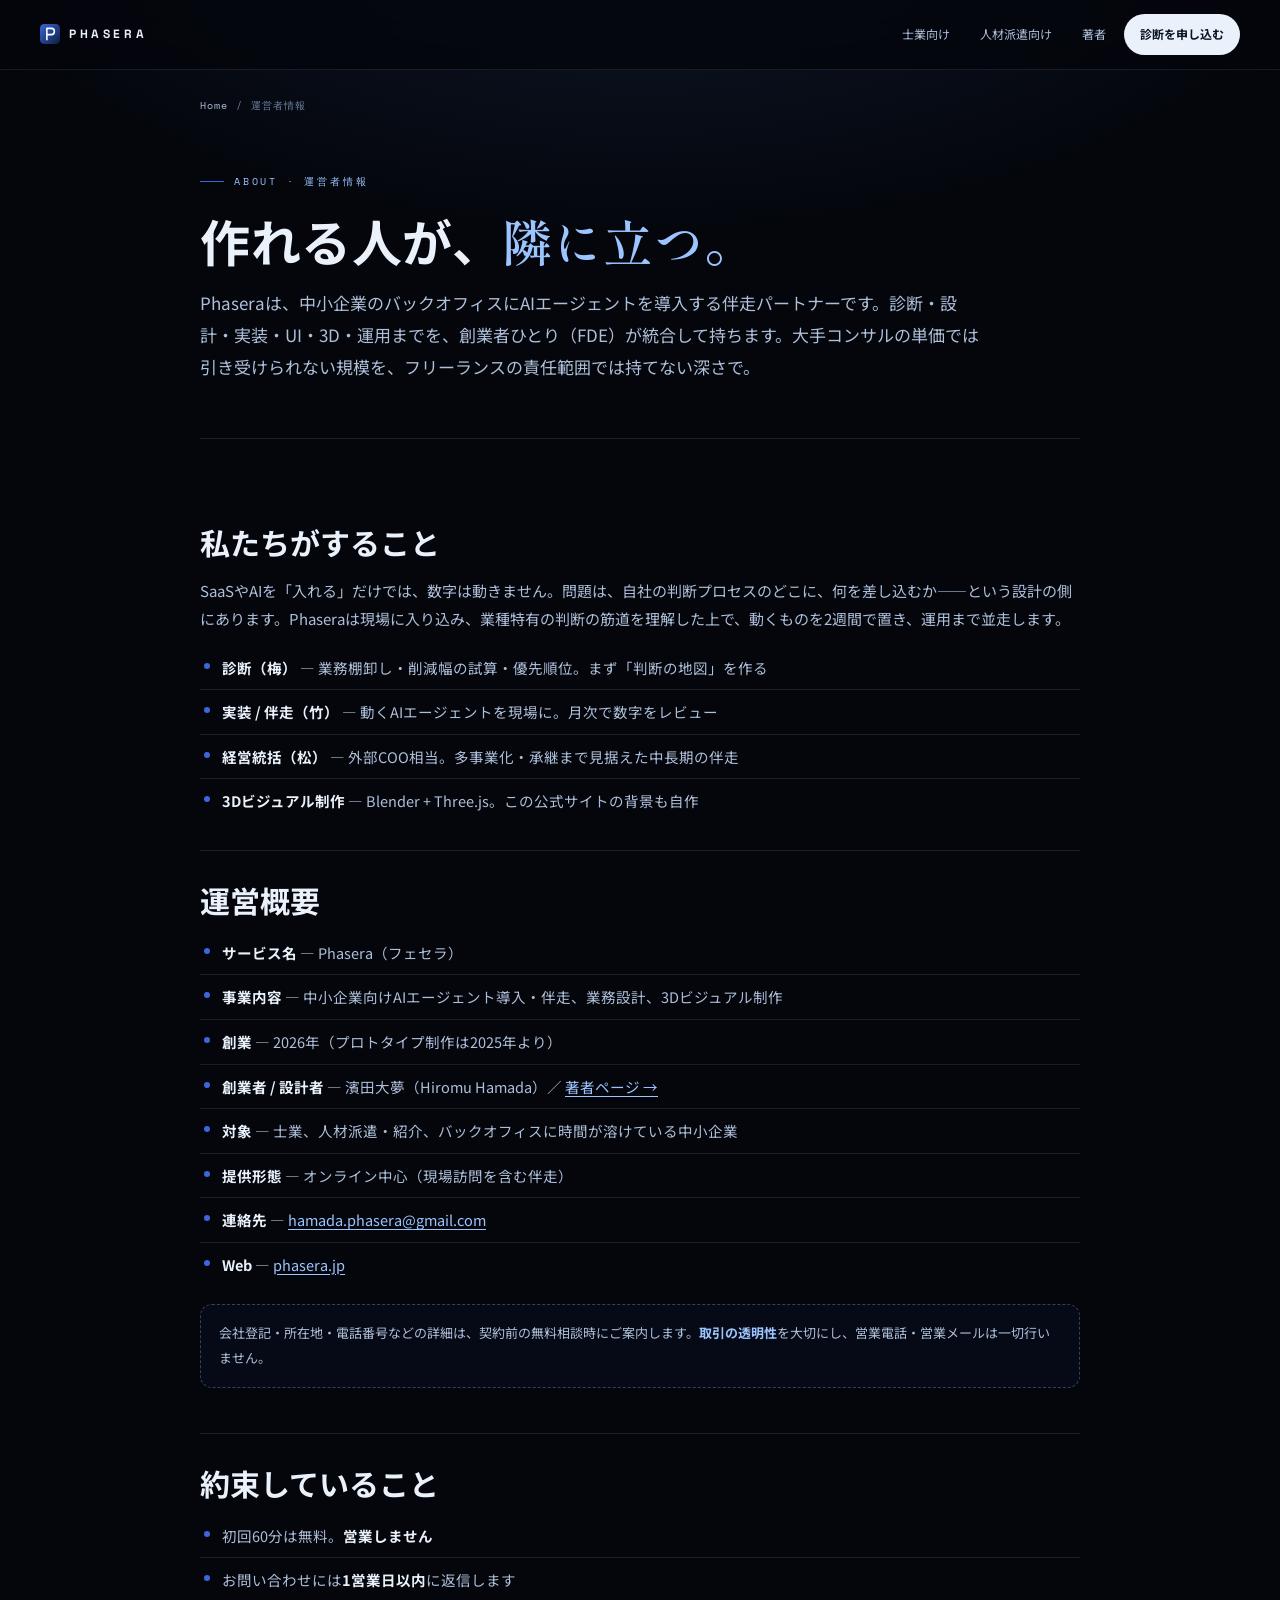
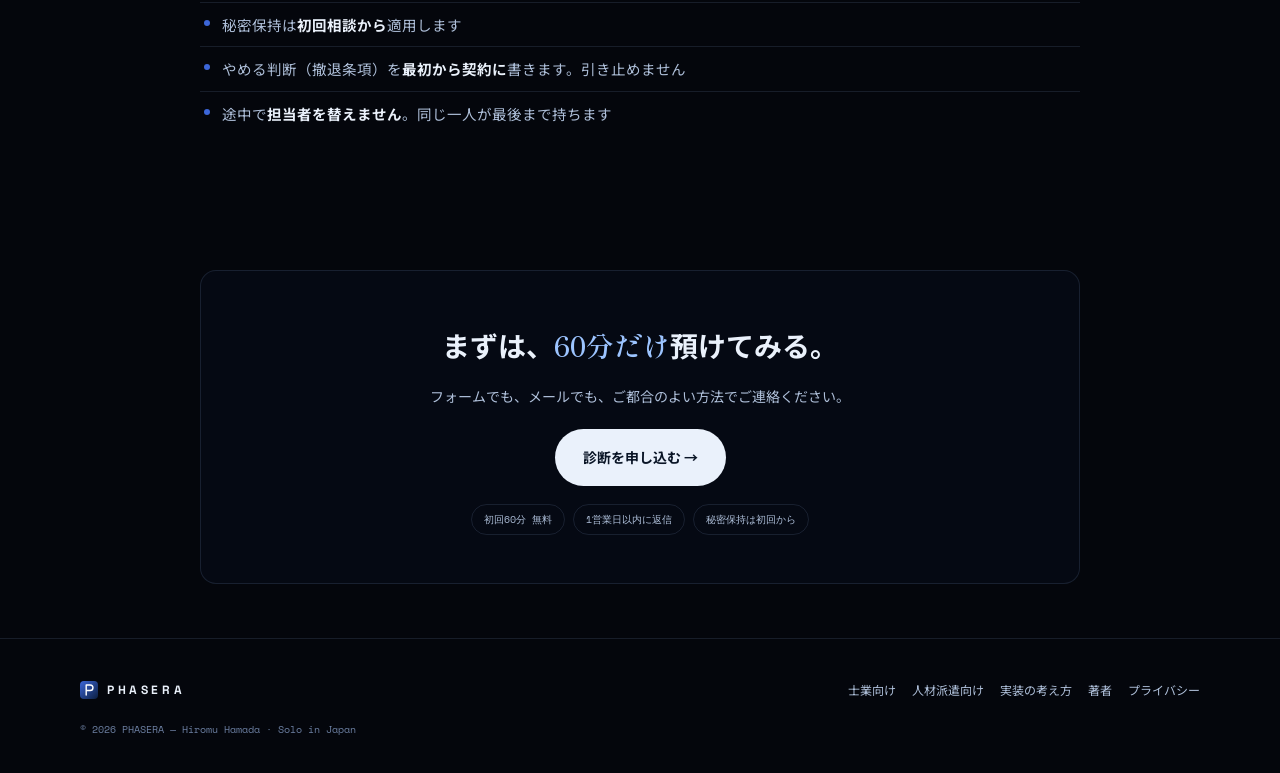
<file: about/index.html>
<!DOCTYPE html>
<html lang="ja">
<head>
<meta charset="UTF-8">
<meta name="viewport" content="width=device-width, initial-scale=1.0">
<title>運営者情報 — Phasera（中小企業のAIエージェント導入）</title>
<meta name="description" content="Phaseraの運営者情報。中小企業のバックオフィスにAIエージェントを導入する伴走パートナー。設計・実装・UI・3D・運用までを、創業者・濱田大夢がソロで一気通貫します。">
<meta name="author" content="Hiromu Hamada">
<meta name="theme-color" content="#04060c">
<link rel="canonical" href="https://phasera.jp/about/">
<link rel="icon" type="image/svg+xml" href="/assets/favicon.svg">
<meta property="og:type" content="website">
<meta property="og:site_name" content="Phasera">
<meta property="og:title" content="運営者情報 — Phasera">
<meta property="og:description" content="中小企業のバックオフィスにAIエージェントを導入する伴走パートナー。設計から運用までソロで一気通貫。">
<meta property="og:url" content="https://phasera.jp/about/">
<meta property="og:image" content="https://phasera.jp/assets/og-cover.png">
<meta property="og:locale" content="ja_JP">
<link rel="preconnect" href="https://fonts.googleapis.com">
<link rel="preconnect" href="https://fonts.gstatic.com" crossorigin>
<link rel="stylesheet" href="https://fonts.googleapis.com/css2?family=Space+Grotesk:wght@500;700&family=Space+Mono&family=Noto+Sans+JP:wght@400;500;700&family=Shippori+Mincho:wght@600&display=swap">
<link rel="stylesheet" href="/at/page.css?v=20260716a">
<script type="application/ld+json">
{
  "@context": "https://schema.org",
  "@graph": [
    { "@type": "BreadcrumbList", "itemListElement": [
      { "@type": "ListItem", "position": 1, "name": "Phasera", "item": "https://phasera.jp/" },
      { "@type": "ListItem", "position": 2, "name": "運営者情報", "item": "https://phasera.jp/about/" }
    ]},
    { "@type": "AboutPage", "name": "運営者情報 — Phasera", "url": "https://phasera.jp/about/",
      "mainEntity": { "@type": "Organization", "name": "Phasera", "url": "https://phasera.jp/", "logo": "https://phasera.jp/assets/favicon.svg",
        "description": "中小企業のバックオフィスにAIエージェントを導入する伴走パートナー。",
        "founder": { "@type": "Person", "name": "濱田大夢", "alternateName": "Hiromu Hamada" }, "areaServed": "JP",
        "email": "hamada.phasera@gmail.com" } }
  ]
}
</script>
</head>
<body>

<header class="pbar">
  <a class="brand" href="/"><img src="/assets/favicon.svg" alt="Phasera"><b>PHASERA</b></a>
  <nav>
    <a href="/for/shigyo/">士業向け</a>
    <a href="/for/jinzai-haken/">人材派遣向け</a>
    <a href="/author/hamada/">著者</a>
    <a class="cta" href="/#call">診断を申し込む</a>
  </nav>
</header>

<div class="wrap">
  <div class="crumb"><a href="/">Home</a><span>/</span>運営者情報</div>
</div>

<main class="wrap">
  <section class="phero">
    <div class="eyebrow">About · 運営者情報</div>
    <h1>作れる人が、<em>隣に立つ。</em></h1>
    <p class="lede">Phaseraは、中小企業のバックオフィスにAIエージェントを導入する伴走パートナーです。診断・設計・実装・UI・3D・運用までを、創業者ひとり（FDE）が統合して持ちます。大手コンサルの単価では引き受けられない規模を、フリーランスの責任範囲では持てない深さで。</p>
  </section>

  <div class="prose">
    <section>
      <h2>私たちがすること</h2>
      <p>SaaSやAIを「入れる」だけでは、数字は動きません。問題は、自社の判断プロセスのどこに、何を差し込むか——という設計の側にあります。Phaseraは現場に入り込み、業種特有の判断の筋道を理解した上で、動くものを2週間で置き、運用まで並走します。</p>
      <ul class="bullets">
        <li><b>診断（梅）</b> — 業務棚卸し・削減幅の試算・優先順位。まず「判断の地図」を作る</li>
        <li><b>実装 / 伴走（竹）</b> — 動くAIエージェントを現場に。月次で数字をレビュー</li>
        <li><b>経営統括（松）</b> — 外部COO相当。多事業化・承継まで見据えた中長期の伴走</li>
        <li><b>3Dビジュアル制作</b> — Blender + Three.js。この公式サイトの背景も自作</li>
      </ul>
    </section>

    <section>
      <h2>運営概要</h2>
      <ul class="bullets">
        <li><b>サービス名</b> — Phasera（フェセラ）</li>
        <li><b>事業内容</b> — 中小企業向けAIエージェント導入・伴走、業務設計、3Dビジュアル制作</li>
        <li><b>創業</b> — 2026年（プロトタイプ制作は2025年より）</li>
        <li><b>創業者 / 設計者</b> — 濱田大夢（Hiromu Hamada）／ <a href="/author/hamada/">著者ページ →</a></li>
        <li><b>対象</b> — 士業、人材派遣・紹介、バックオフィスに時間が溶けている中小企業</li>
        <li><b>提供形態</b> — オンライン中心（現場訪問を含む伴走）</li>
        <li><b>連絡先</b> — <a href="mailto:hamada.phasera@gmail.com">hamada.phasera@gmail.com</a></li>
        <li><b>Web</b> — <a href="https://phasera.jp">phasera.jp</a></li>
      </ul>
      <div class="callout">会社登記・所在地・電話番号などの詳細は、契約前の無料相談時にご案内します。<b>取引の透明性</b>を大切にし、営業電話・営業メールは一切行いません。</div>
    </section>

    <section>
      <h2>約束していること</h2>
      <ul class="bullets">
        <li>初回60分は無料。<b>営業しません</b></li>
        <li>お問い合わせには<b>1営業日以内</b>に返信します</li>
        <li>秘密保持は<b>初回相談から</b>適用します</li>
        <li>やめる判断（撤退条項）を<b>最初から契約に</b>書きます。引き止めません</li>
        <li>途中で<b>担当者を替えません</b>。同じ一人が最後まで持ちます</li>
      </ul>
    </section>
  </div>

  <div class="cta-band">
    <h2>まずは、<em>60分だけ</em>預けてみる。</h2>
    <p>フォームでも、メールでも、ご都合のよい方法でご連絡ください。</p>
    <a class="btn" href="/#call">診断を申し込む →</a>
    <div class="re"><span>初回60分 無料</span><span>1営業日以内に返信</span><span>秘密保持は初回から</span></div>
  </div>
</main>

<footer class="pfoot">
  <div class="wrap-wide">
    <div class="row">
      <a class="fb" href="/"><img src="/assets/favicon.svg" alt=""><b>PHASERA</b></a>
      <div class="links">
        <a href="/for/shigyo/">士業向け</a>
        <a href="/for/jinzai-haken/">人材派遣向け</a>
        <a href="/cases/">実装の考え方</a>
        <a href="/author/hamada/">著者</a>
        <a href="/privacy/">プライバシー</a>
      </div>
    </div>
    <div class="cprt">© 2026 PHASERA — Hiromu Hamada · Solo in Japan</div>
  </div>
</footer>

</body>
</html>
</file>
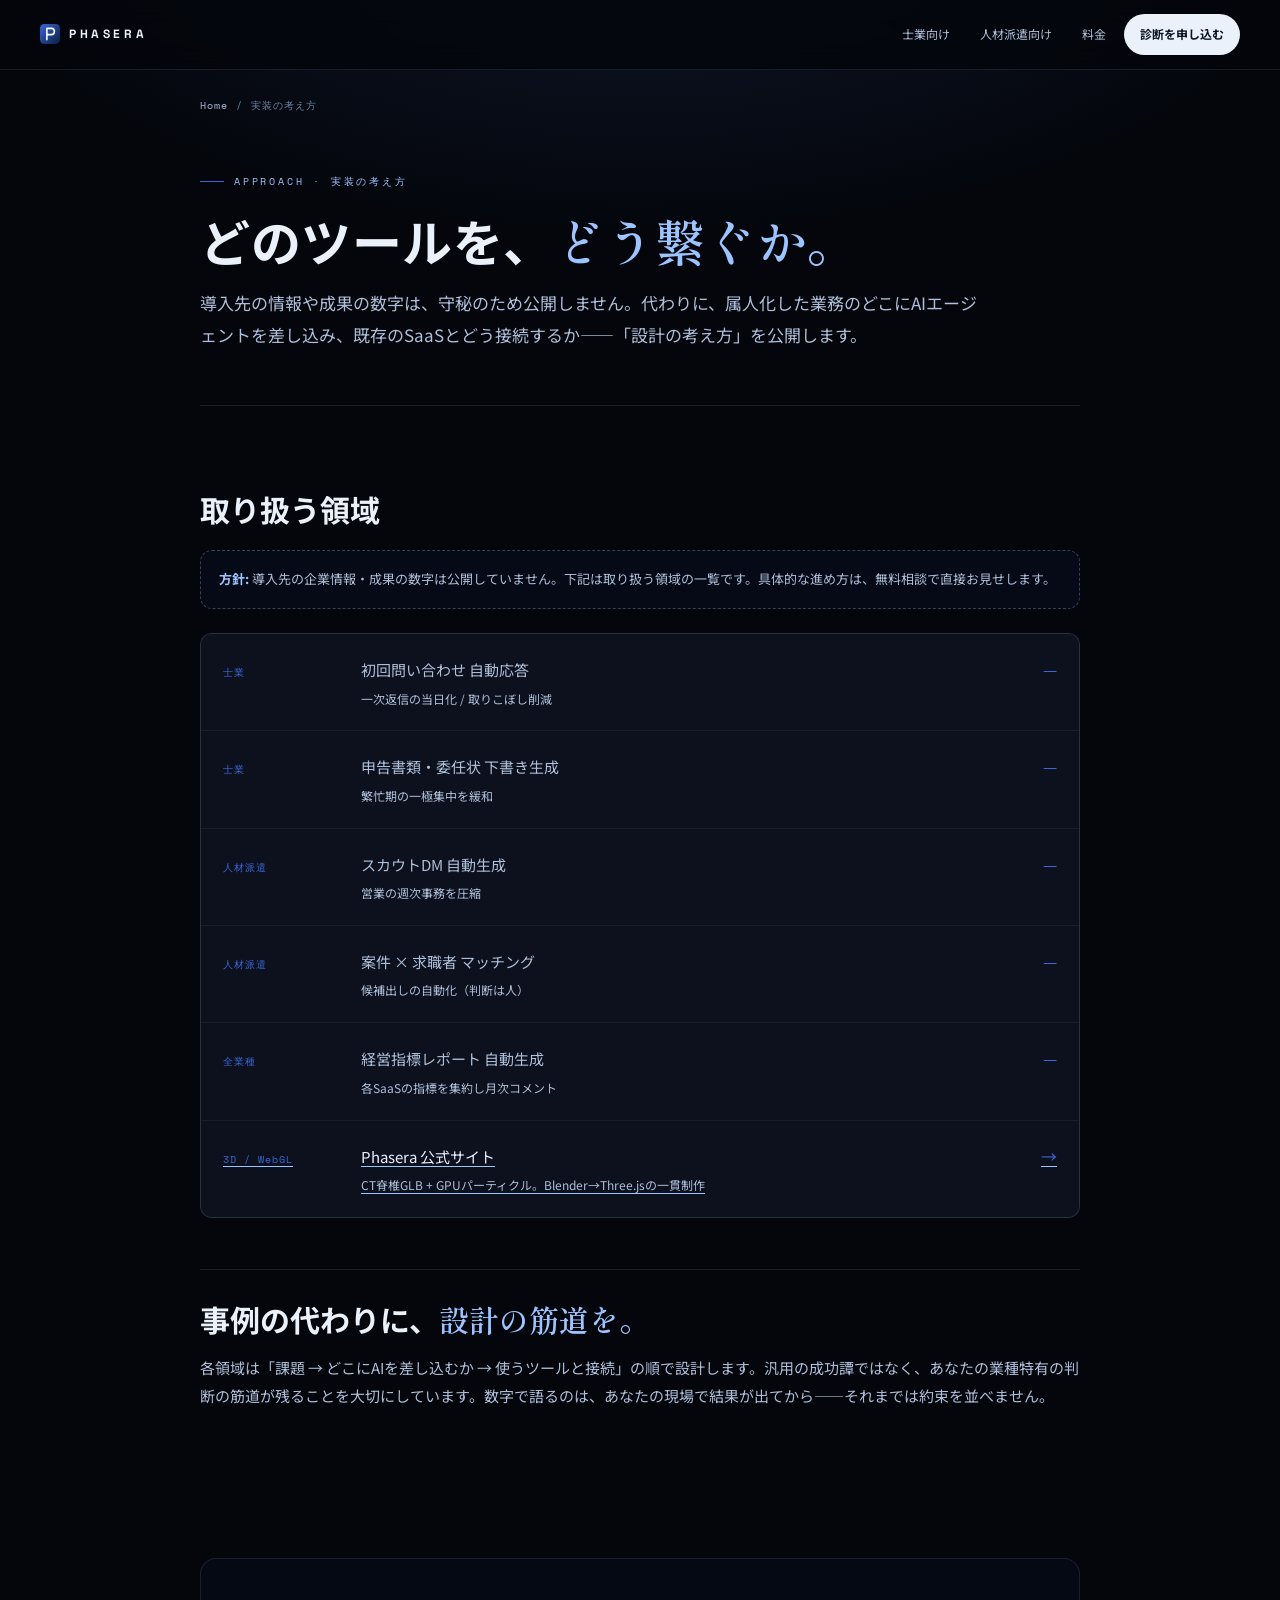
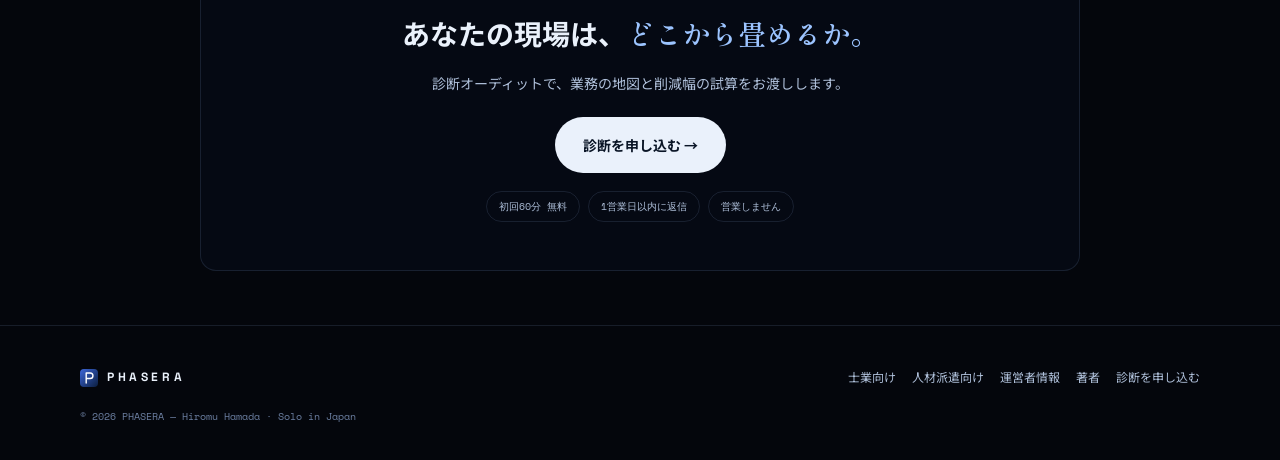
<file: cases/index.html>
<!DOCTYPE html>
<html lang="ja">
<head>
<meta charset="UTF-8">
<meta name="viewport" content="width=device-width, initial-scale=1.0">
<title>実装の考え方 — AIエージェント導入の設計解説 | Phasera</title>
<meta name="description" content="AIエージェント導入の設計解説。どの業務のどこにAIを差し込み、既存のSaaSとどう接続するか。士業・人材派遣のバックオフィス自動化の「設計の考え方」を公開します。">
<meta name="keywords" content="AIエージェント 事例,バックオフィス自動化 事例,士業 DX 事例,人材派遣 自動化 事例,実装解説,Phasera">
<meta name="author" content="Hiromu Hamada">
<meta name="theme-color" content="#04060c">
<link rel="canonical" href="https://phasera.jp/cases/">
<link rel="icon" type="image/svg+xml" href="/assets/favicon.svg">
<meta property="og:type" content="website">
<meta property="og:site_name" content="Phasera">
<meta property="og:title" content="実装の考え方 — AIエージェント導入の設計解説 | Phasera">
<meta property="og:description" content="どの業務のどこにAIを差し込み、SaaSとどう接続するか。設計の考え方を公開します。">
<meta property="og:url" content="https://phasera.jp/cases/">
<meta property="og:image" content="https://phasera.jp/assets/og-cover.png">
<meta property="og:locale" content="ja_JP">
<link rel="preconnect" href="https://fonts.googleapis.com">
<link rel="preconnect" href="https://fonts.gstatic.com" crossorigin>
<link rel="stylesheet" href="https://fonts.googleapis.com/css2?family=Space+Grotesk:wght@500;700&family=Space+Mono&family=Noto+Sans+JP:wght@400;500;700&family=Shippori+Mincho:wght@600&display=swap">
<link rel="stylesheet" href="/at/page.css?v=20260716a">
<script type="application/ld+json">
{
  "@context": "https://schema.org",
  "@graph": [
    { "@type": "BreadcrumbList", "itemListElement": [
      { "@type": "ListItem", "position": 1, "name": "Phasera", "item": "https://phasera.jp/" },
      { "@type": "ListItem", "position": 2, "name": "実装の考え方", "item": "https://phasera.jp/cases/" }
    ]},
    { "@type": "CollectionPage", "name": "Phasera 実装の考え方", "url": "https://phasera.jp/cases/", "isPartOf": { "@type": "WebSite", "url": "https://phasera.jp/" } }
  ]
}
</script>
</head>
<body>

<header class="pbar">
  <a class="brand" href="/"><img src="/assets/favicon.svg" alt="Phasera"><b>PHASERA</b></a>
  <nav>
    <a href="/for/shigyo/">士業向け</a>
    <a href="/for/jinzai-haken/">人材派遣向け</a>
    <a href="/#path">料金</a>
    <a class="cta" href="/#call">診断を申し込む</a>
  </nav>
</header>

<div class="wrap">
  <div class="crumb"><a href="/">Home</a><span>/</span>実装の考え方</div>
</div>

<main class="wrap">
  <section class="phero">
    <div class="eyebrow">Approach · 実装の考え方</div>
    <h1>どのツールを、<em>どう繋ぐか。</em></h1>
    <p class="lede">導入先の情報や成果の数字は、守秘のため公開しません。代わりに、属人化した業務のどこにAIエージェントを差し込み、既存のSaaSとどう接続するか——「設計の考え方」を公開します。</p>
  </section>

  <div class="prose">
    <section>
      <h2>取り扱う領域</h2>
      <div class="callout"><b>方針:</b> 導入先の企業情報・成果の数字は公開していません。下記は取り扱う領域の一覧です。具体的な進め方は、無料相談で直接お見せします。</div>
      <div class="case-list">
        <div class="ph"><span class="c-tag">士業</span><span class="c-ttl">初回問い合わせ 自動応答<small>一次返信の当日化 / 取りこぼし削減</small></span><span class="arr">—</span></div>
        <div class="ph"><span class="c-tag">士業</span><span class="c-ttl">申告書類・委任状 下書き生成<small>繁忙期の一極集中を緩和</small></span><span class="arr">—</span></div>
        <div class="ph"><span class="c-tag">人材派遣</span><span class="c-ttl">スカウトDM 自動生成<small>営業の週次事務を圧縮</small></span><span class="arr">—</span></div>
        <div class="ph"><span class="c-tag">人材派遣</span><span class="c-ttl">案件 × 求職者 マッチング<small>候補出しの自動化（判断は人）</small></span><span class="arr">—</span></div>
        <div class="ph"><span class="c-tag">全業種</span><span class="c-ttl">経営指標レポート 自動生成<small>各SaaSの指標を集約し月次コメント</small></span><span class="arr">—</span></div>
        <a href="/"><span class="c-tag">3D / WebGL</span><span class="c-ttl">Phasera 公式サイト<small>CT脊椎GLB + GPUパーティクル。Blender→Three.jsの一貫制作</small></span><span class="arr">→</span></a>
      </div>
    </section>
<!-- ARTICLES:START --><!-- ARTICLES:END -->
    <section>
      <h2>事例の代わりに、<em>設計の筋道を。</em></h2>
      <p>各領域は「課題 → どこにAIを差し込むか → 使うツールと接続」の順で設計します。汎用の成功譚ではなく、あなたの業種特有の判断の筋道が残ることを大切にしています。数字で語るのは、あなたの現場で結果が出てから——それまでは約束を並べません。</p>
    </section>
  </div>

  <div class="cta-band">
    <h2>あなたの現場は、<em>どこから畳めるか。</em></h2>
    <p>診断オーディットで、業務の地図と削減幅の試算をお渡しします。</p>
    <a class="btn" href="/#call">診断を申し込む →</a>
    <div class="re"><span>初回60分 無料</span><span>1営業日以内に返信</span><span>営業しません</span></div>
  </div>
</main>

<footer class="pfoot">
  <div class="wrap-wide">
    <div class="row">
      <a class="fb" href="/"><img src="/assets/favicon.svg" alt=""><b>PHASERA</b></a>
      <div class="links">
        <a href="/for/shigyo/">士業向け</a>
        <a href="/for/jinzai-haken/">人材派遣向け</a>
        <a href="/about/">運営者情報</a>
        <a href="/author/hamada/">著者</a>
        <a href="/#call">診断を申し込む</a>
      </div>
    </div>
    <div class="cprt">© 2026 PHASERA — Hiromu Hamada · Solo in Japan</div>
  </div>
</footer>

</body>
</html>
</file>
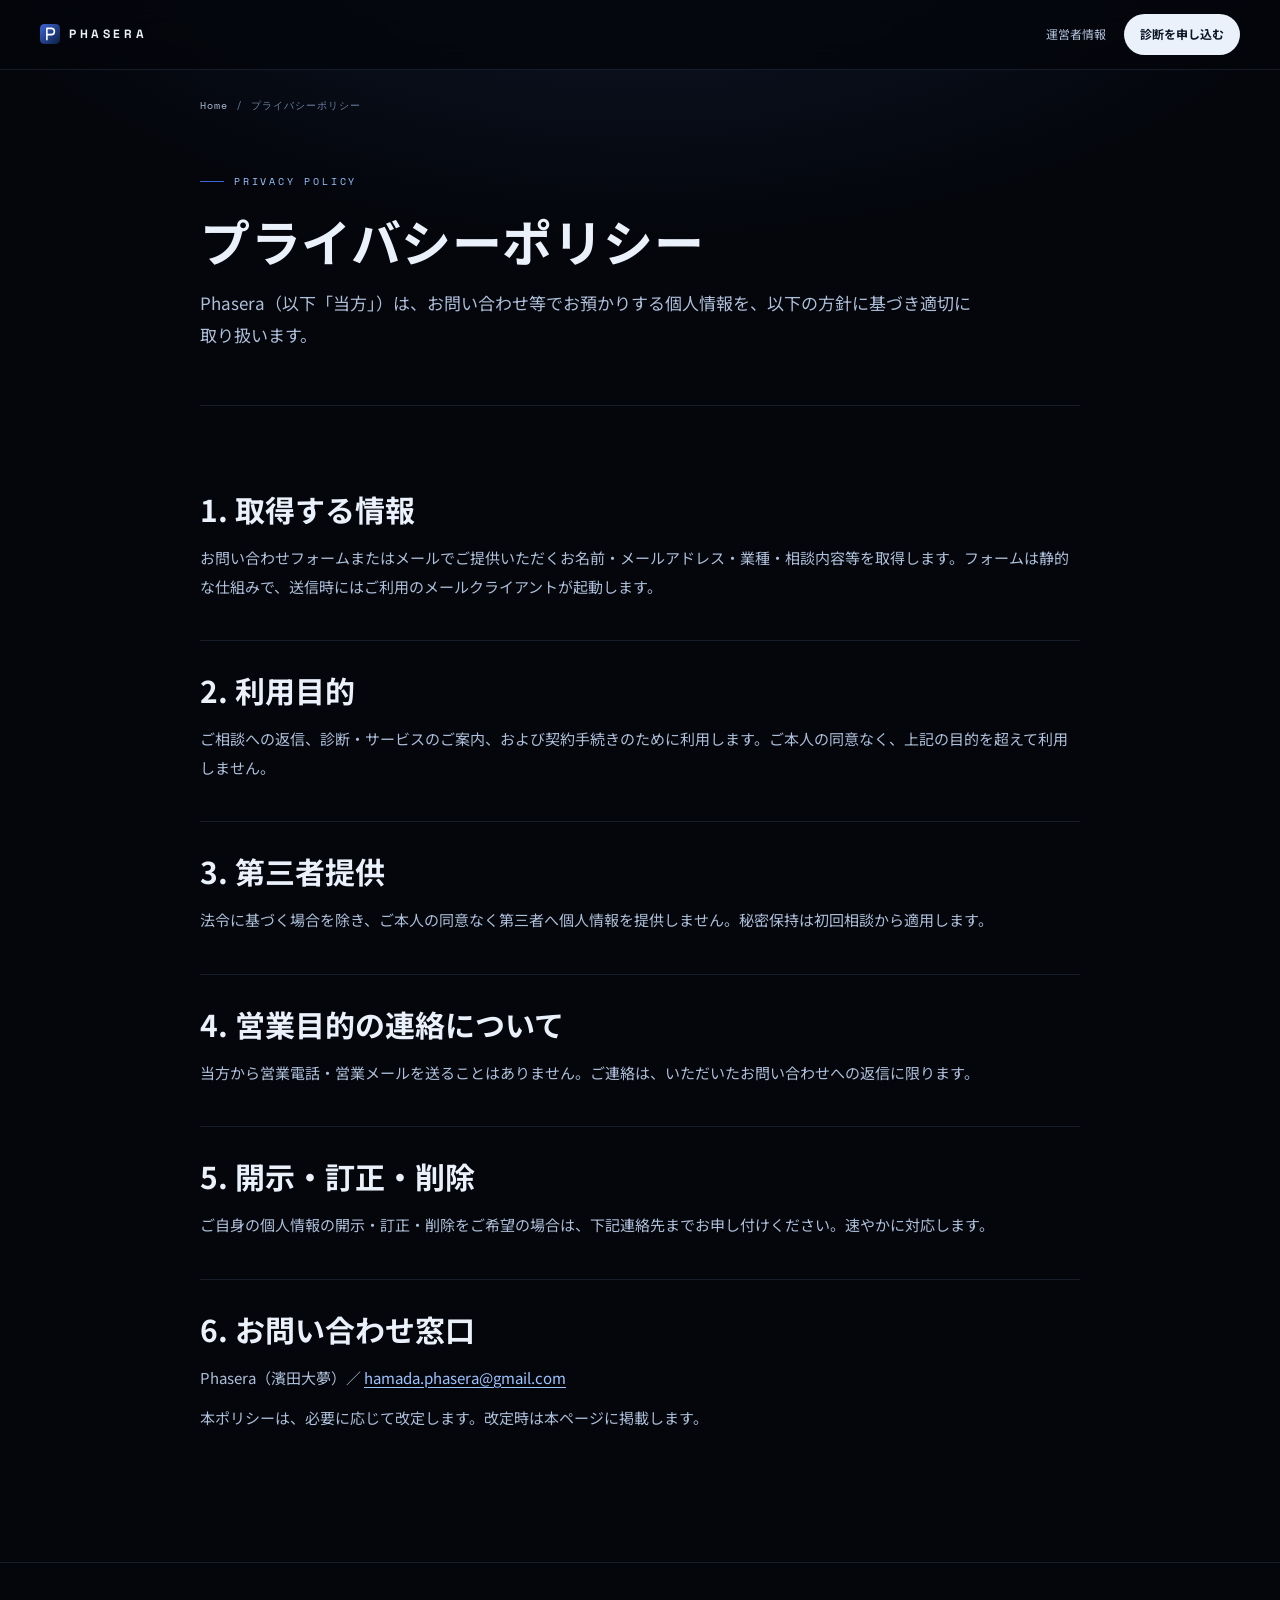
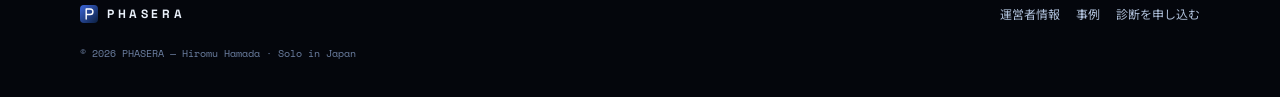
<file: privacy/index.html>
<!DOCTYPE html>
<html lang="ja">
<head>
<meta charset="UTF-8">
<meta name="viewport" content="width=device-width, initial-scale=1.0">
<title>プライバシーポリシー | Phasera</title>
<meta name="description" content="Phaseraのプライバシーポリシー。お問い合わせ時にお預かりする個人情報の取り扱いについて。">
<meta name="robots" content="noindex, follow">
<meta name="theme-color" content="#04060c">
<link rel="canonical" href="https://phasera.jp/privacy/">
<link rel="icon" type="image/svg+xml" href="/assets/favicon.svg">
<link rel="preconnect" href="https://fonts.googleapis.com">
<link rel="preconnect" href="https://fonts.gstatic.com" crossorigin>
<link rel="stylesheet" href="https://fonts.googleapis.com/css2?family=Space+Grotesk:wght@500;700&family=Space+Mono&family=Noto+Sans+JP:wght@400;500;700&family=Shippori+Mincho:wght@600&display=swap">
<link rel="stylesheet" href="/at/page.css?v=20260716a">
</head>
<body>

<header class="pbar">
  <a class="brand" href="/"><img src="/assets/favicon.svg" alt="Phasera"><b>PHASERA</b></a>
  <nav>
    <a href="/about/">運営者情報</a>
    <a class="cta" href="/#call">診断を申し込む</a>
  </nav>
</header>

<div class="wrap">
  <div class="crumb"><a href="/">Home</a><span>/</span>プライバシーポリシー</div>
</div>

<main class="wrap">
  <section class="phero">
    <div class="eyebrow">Privacy Policy</div>
    <h1>プライバシーポリシー</h1>
    <p class="lede">Phasera（以下「当方」）は、お問い合わせ等でお預かりする個人情報を、以下の方針に基づき適切に取り扱います。</p>
  </section>

  <div class="prose">
    <section>
      <h2>1. 取得する情報</h2>
      <p>お問い合わせフォームまたはメールでご提供いただくお名前・メールアドレス・業種・相談内容等を取得します。フォームは静的な仕組みで、送信時にはご利用のメールクライアントが起動します。</p>
    </section>
    <section>
      <h2>2. 利用目的</h2>
      <p>ご相談への返信、診断・サービスのご案内、および契約手続きのために利用します。ご本人の同意なく、上記の目的を超えて利用しません。</p>
    </section>
    <section>
      <h2>3. 第三者提供</h2>
      <p>法令に基づく場合を除き、ご本人の同意なく第三者へ個人情報を提供しません。秘密保持は初回相談から適用します。</p>
    </section>
    <section>
      <h2>4. 営業目的の連絡について</h2>
      <p>当方から営業電話・営業メールを送ることはありません。ご連絡は、いただいたお問い合わせへの返信に限ります。</p>
    </section>
    <section>
      <h2>5. 開示・訂正・削除</h2>
      <p>ご自身の個人情報の開示・訂正・削除をご希望の場合は、下記連絡先までお申し付けください。速やかに対応します。</p>
    </section>
    <section>
      <h2>6. お問い合わせ窓口</h2>
      <p>Phasera（濱田大夢）／ <a href="mailto:hamada.phasera@gmail.com">hamada.phasera@gmail.com</a></p>
      <p>本ポリシーは、必要に応じて改定します。改定時は本ページに掲載します。</p>
    </section>
  </div>
</main>

<footer class="pfoot">
  <div class="wrap-wide">
    <div class="row">
      <a class="fb" href="/"><img src="/assets/favicon.svg" alt=""><b>PHASERA</b></a>
      <div class="links">
        <a href="/about/">運営者情報</a>
        <a href="/cases/">事例</a>
        <a href="/#call">診断を申し込む</a>
      </div>
    </div>
    <div class="cprt">© 2026 PHASERA — Hiromu Hamada · Solo in Japan</div>
  </div>
</footer>

</body>
</html>
</file>
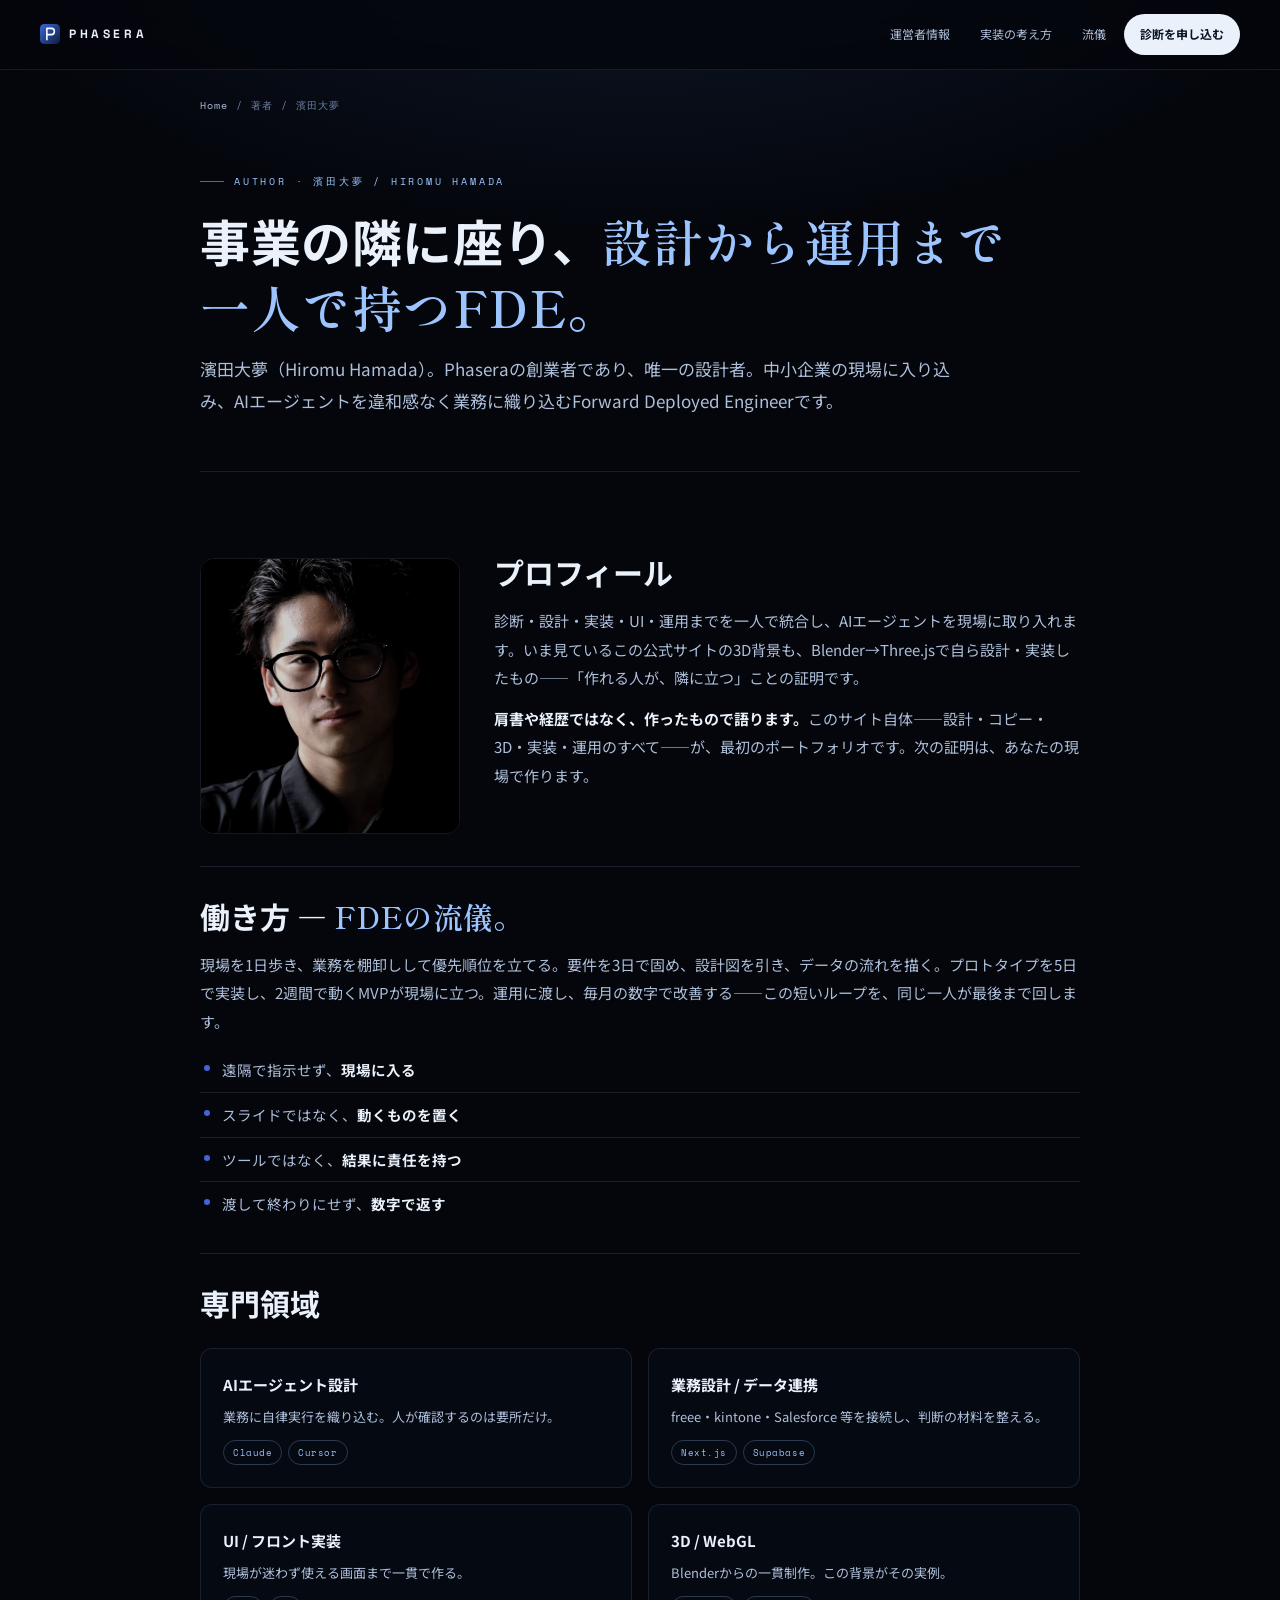
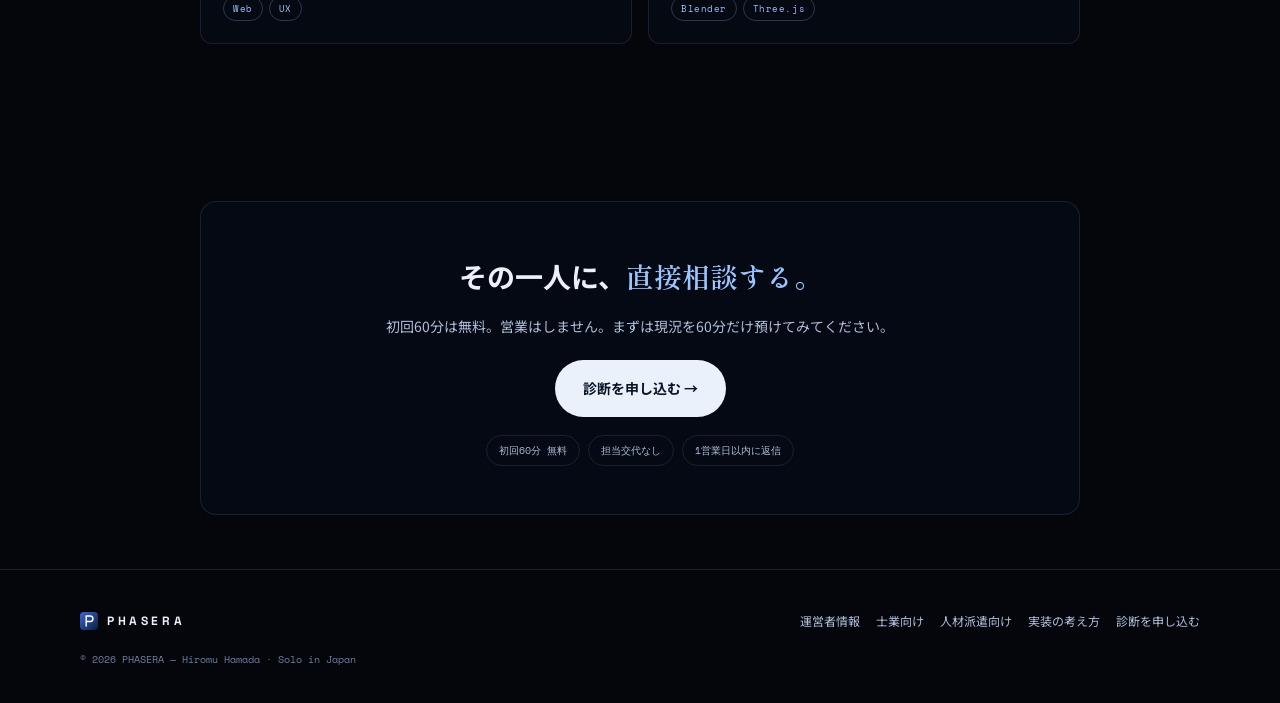
<file: author/hamada/index.html>
<!DOCTYPE html>
<html lang="ja">
<head>
<meta charset="UTF-8">
<meta name="viewport" content="width=device-width, initial-scale=1.0">
<title>濱田大夢（Hiromu Hamada）— Phasera 創業者 / Forward Deployed Engineer</title>
<meta name="description" content="濱田大夢（Hiromu Hamada）。Phaseraの創業者であり唯一の設計者。中小企業のバックオフィスにAIエージェントを導入するFDEとして、診断・設計・実装・UI・3D・運用までを一人で統合します。">
<meta name="author" content="Hiromu Hamada">
<meta name="theme-color" content="#04060c">
<link rel="canonical" href="https://phasera.jp/author/hamada/">
<link rel="icon" type="image/svg+xml" href="/assets/favicon.svg">
<meta property="og:type" content="profile">
<meta property="og:site_name" content="Phasera">
<meta property="og:title" content="濱田大夢（Hiromu Hamada）— Phasera 創業者 / FDE">
<meta property="og:description" content="中小企業のバックオフィスにAIエージェントを導入するFDE。診断から運用までを一人で統合。">
<meta property="og:url" content="https://phasera.jp/author/hamada/">
<meta property="og:image" content="https://phasera.jp/assets/og-cover.png">
<meta property="og:locale" content="ja_JP">
<link rel="preconnect" href="https://fonts.googleapis.com">
<link rel="preconnect" href="https://fonts.gstatic.com" crossorigin>
<link rel="stylesheet" href="https://fonts.googleapis.com/css2?family=Space+Grotesk:wght@500;700&family=Space+Mono&family=Noto+Sans+JP:wght@400;500;700&family=Shippori+Mincho:wght@600&display=swap">
<link rel="stylesheet" href="/at/page.css?v=20260716a">
<script type="application/ld+json">
{
  "@context": "https://schema.org",
  "@graph": [
    { "@type": "BreadcrumbList", "itemListElement": [
      { "@type": "ListItem", "position": 1, "name": "Phasera", "item": "https://phasera.jp/" },
      { "@type": "ListItem", "position": 2, "name": "著者・濱田大夢", "item": "https://phasera.jp/author/hamada/" }
    ]},
    { "@type": "ProfilePage", "url": "https://phasera.jp/author/hamada/",
      "mainEntity": { "@type": "Person", "@id": "https://phasera.jp/#founder", "name": "濱田大夢", "alternateName": "Hiromu Hamada",
        "jobTitle": "Founder / Forward Deployed Engineer",
        "description": "中小企業のバックオフィスにAIエージェントを導入するFDE。診断・設計・実装・UI・3D・運用までを一人で統合する。",
        "image": "https://phasera.jp/assets/photos/hamada-portrait.webp",
        "knowsAbout": ["AIエージェント", "バックオフィス自動化", "士業DX", "人材派遣 業務改善", "業務設計", "Three.js", "Blender"],
        "worksFor": { "@type": "Organization", "name": "Phasera", "url": "https://phasera.jp/" } } }
  ]
}
</script>
</head>
<body>

<header class="pbar">
  <a class="brand" href="/"><img src="/assets/favicon.svg" alt="Phasera"><b>PHASERA</b></a>
  <nav>
    <a href="/about/">運営者情報</a>
    <a href="/cases/">実装の考え方</a>
    <a href="/#fde">流儀</a>
    <a class="cta" href="/#call">診断を申し込む</a>
  </nav>
</header>

<div class="wrap">
  <div class="crumb"><a href="/">Home</a><span>/</span>著者<span>/</span>濱田大夢</div>
</div>

<main class="wrap">
  <section class="phero">
    <div class="eyebrow">Author · 濱田大夢 / Hiromu Hamada</div>
    <h1>事業の隣に座り、<em>設計から運用まで一人で持つFDE。</em></h1>
    <p class="lede">濱田大夢（Hiromu Hamada）。Phaseraの創業者であり、唯一の設計者。中小企業の現場に入り込み、AIエージェントを違和感なく業務に織り込むForward Deployed Engineerです。</p>
  </section>

  <div class="prose">
    <div class="profile">
      <img class="pf-photo" src="/assets/photos/hamada-portrait.webp" alt="濱田大夢 — Phasera Founder / FDE" width="579" height="724">
      <div>
        <h2>プロフィール</h2>
        <p>診断・設計・実装・UI・運用までを一人で統合し、AIエージェントを現場に取り入れます。いま見ているこの公式サイトの3D背景も、Blender→Three.jsで自ら設計・実装したもの——「作れる人が、隣に立つ」ことの証明です。</p>
        <p><strong>肩書や経歴ではなく、作ったもので語ります。</strong>このサイト自体——設計・コピー・3D・実装・運用のすべて——が、最初のポートフォリオです。次の証明は、あなたの現場で作ります。</p>
      </div>
    </div>

    <section>
      <h2>働き方 — <em>FDEの流儀。</em></h2>
      <p>現場を1日歩き、業務を棚卸しして優先順位を立てる。要件を3日で固め、設計図を引き、データの流れを描く。プロトタイプを5日で実装し、2週間で動くMVPが現場に立つ。運用に渡し、毎月の数字で改善する——この短いループを、同じ一人が最後まで回します。</p>
      <ul class="bullets">
        <li>遠隔で指示せず、<b>現場に入る</b></li>
        <li>スライドではなく、<b>動くものを置く</b></li>
        <li>ツールではなく、<b>結果に責任を持つ</b></li>
        <li>渡して終わりにせず、<b>数字で返す</b></li>
      </ul>
    </section>

    <section>
      <h2>専門領域</h2>
      <div class="uc-grid">
        <div class="uc"><h4>AIエージェント設計</h4><p>業務に自律実行を織り込む。人が確認するのは要所だけ。</p><div class="tools"><span>Claude</span><span>Cursor</span></div></div>
        <div class="uc"><h4>業務設計 / データ連携</h4><p>freee・kintone・Salesforce 等を接続し、判断の材料を整える。</p><div class="tools"><span>Next.js</span><span>Supabase</span></div></div>
        <div class="uc"><h4>UI / フロント実装</h4><p>現場が迷わず使える画面まで一貫で作る。</p><div class="tools"><span>Web</span><span>UX</span></div></div>
        <div class="uc"><h4>3D / WebGL</h4><p>Blenderからの一貫制作。この背景がその実例。</p><div class="tools"><span>Blender</span><span>Three.js</span></div></div>
      </div>
    </section>
  </div>

  <div class="cta-band">
    <h2>その一人に、<em>直接相談する。</em></h2>
    <p>初回60分は無料。営業はしません。まずは現況を60分だけ預けてみてください。</p>
    <a class="btn" href="/#call">診断を申し込む →</a>
    <div class="re"><span>初回60分 無料</span><span>担当交代なし</span><span>1営業日以内に返信</span></div>
  </div>
</main>

<footer class="pfoot">
  <div class="wrap-wide">
    <div class="row">
      <a class="fb" href="/"><img src="/assets/favicon.svg" alt=""><b>PHASERA</b></a>
      <div class="links">
        <a href="/about/">運営者情報</a>
        <a href="/for/shigyo/">士業向け</a>
        <a href="/for/jinzai-haken/">人材派遣向け</a>
        <a href="/cases/">実装の考え方</a>
        <a href="/#call">診断を申し込む</a>
      </div>
    </div>
    <div class="cprt">© 2026 PHASERA — Hiromu Hamada · Solo in Japan</div>
  </div>
</footer>

</body>
</html>
</file>
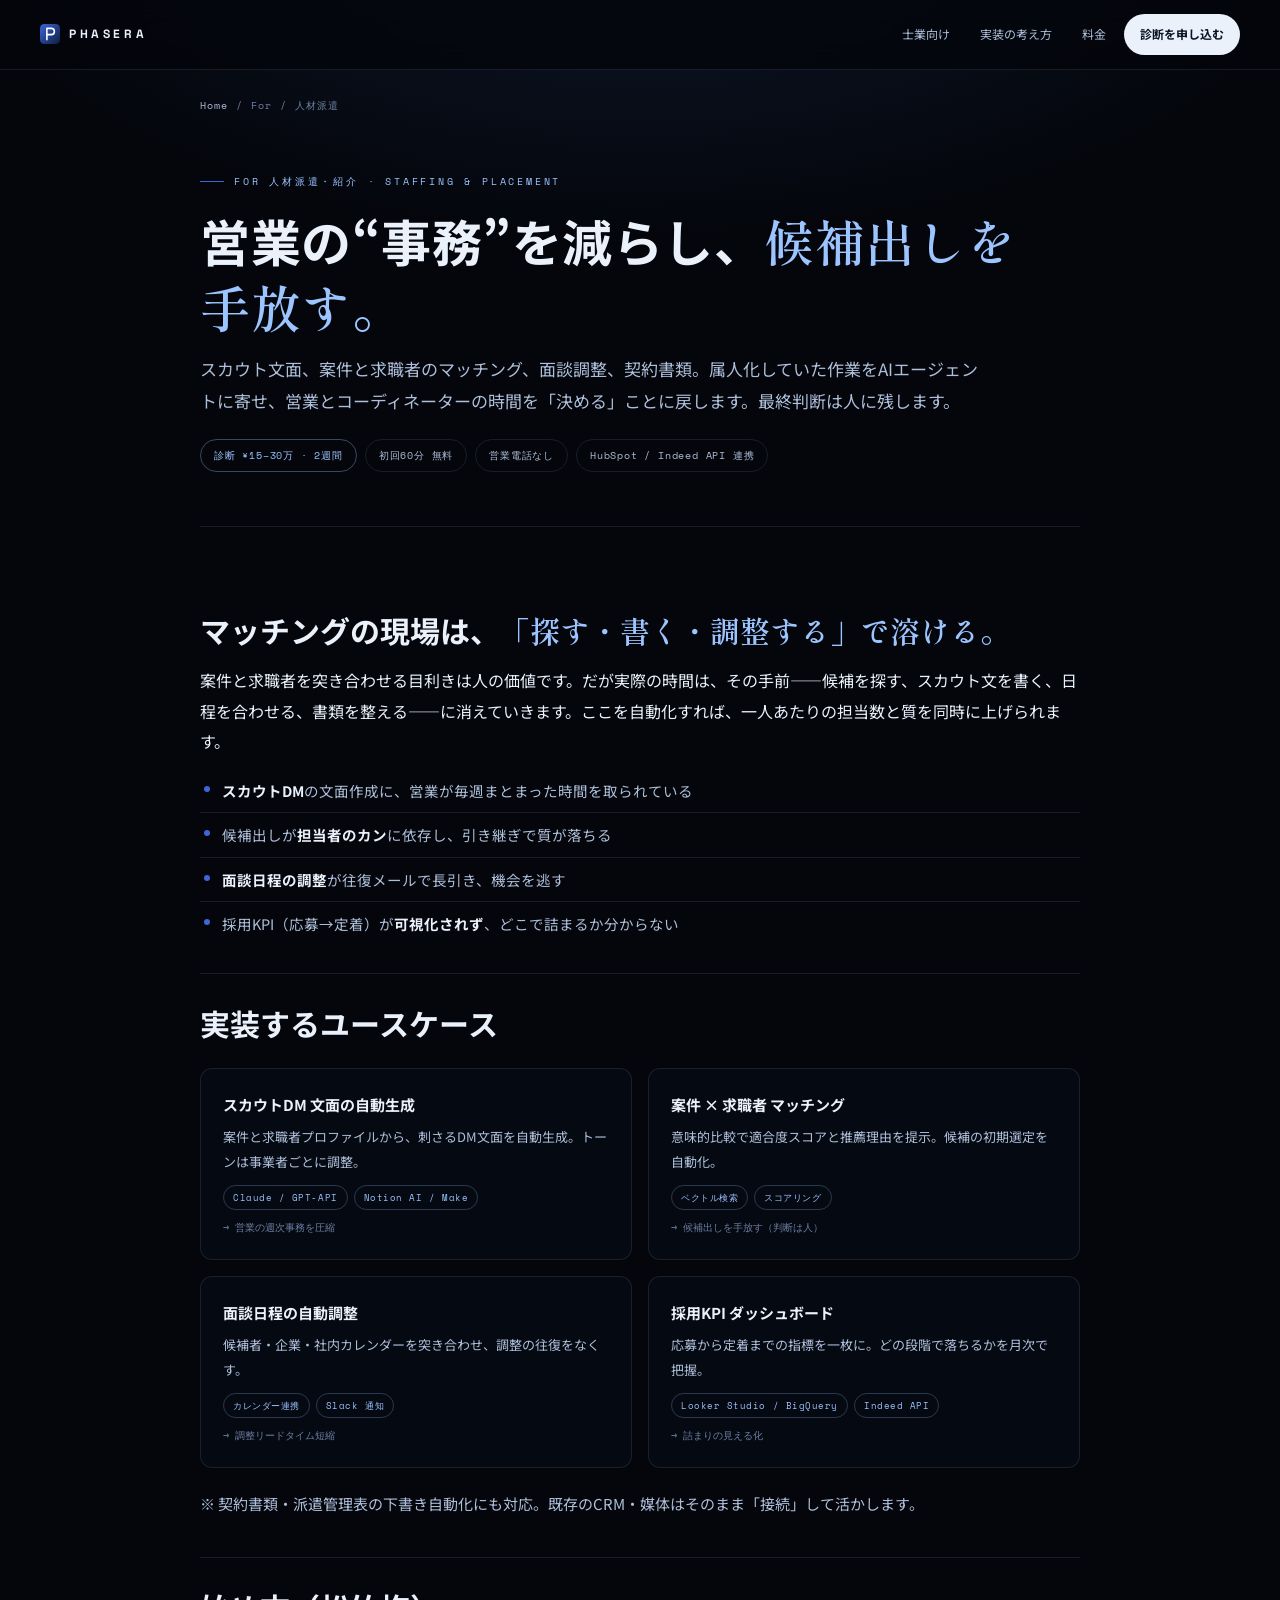
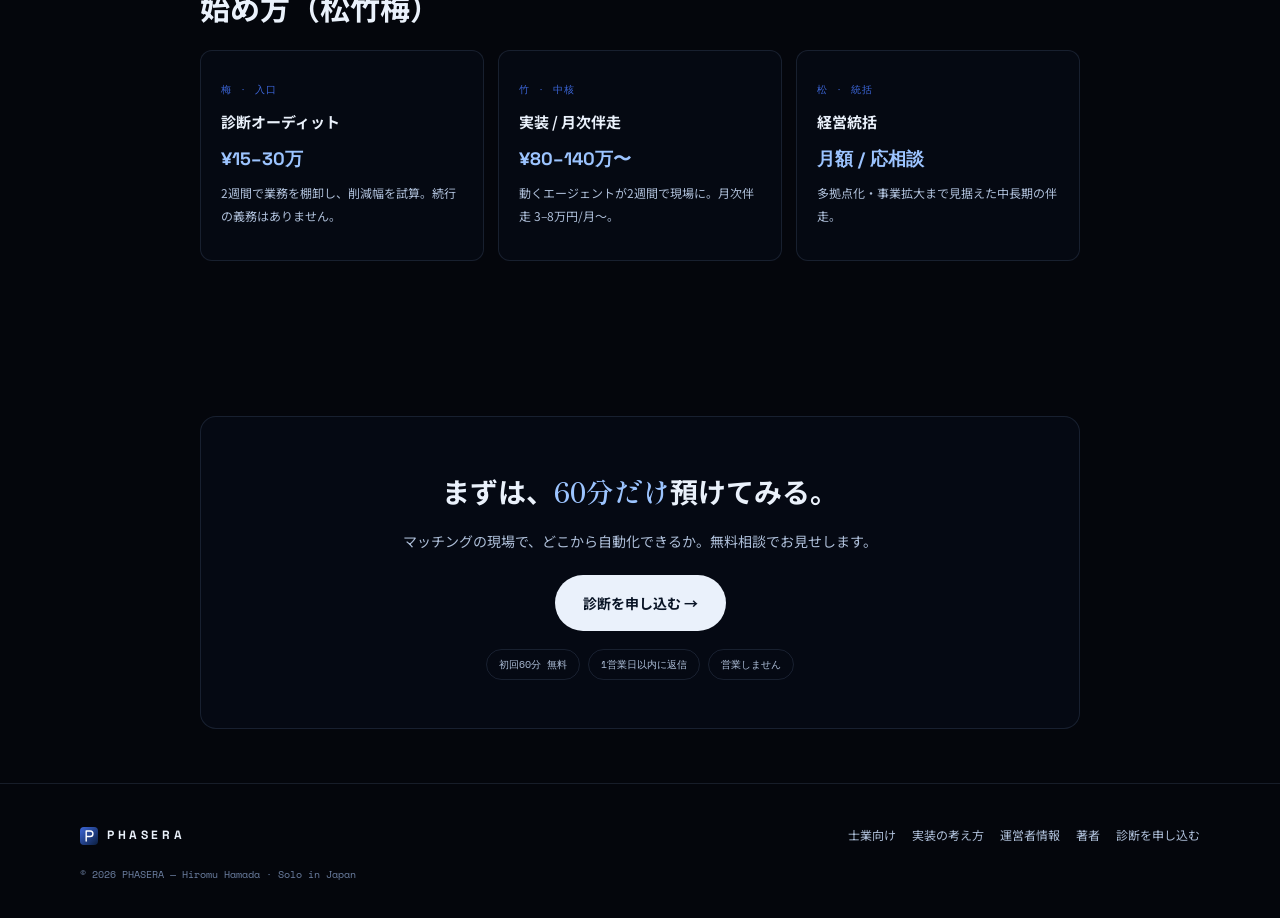
<file: for/jinzai-haken/index.html>
<!DOCTYPE html>
<html lang="ja">
<head>
<meta charset="UTF-8">
<meta name="viewport" content="width=device-width, initial-scale=1.0">
<title>人材派遣・紹介向け AIエージェント導入 — スカウト自動化とマッチング | Phasera</title>
<meta name="description" content="人材派遣・人材紹介のためのAIエージェント導入。スカウトDMの自動生成、案件×求職者の意味的マッチング、面談日程調整、契約書類の下書きまで。営業の事務を減らし、候補出しを手放す。診断15-30万円から。">
<meta name="keywords" content="人材派遣 AIエージェント,人材紹介 自動化,スカウト DM 自動生成,求職者 マッチング,派遣 業務効率化,採用KPI ダッシュボード,Phasera">
<meta name="author" content="Hiromu Hamada">
<meta name="theme-color" content="#04060c">
<link rel="canonical" href="https://phasera.jp/for/jinzai-haken/">
<link rel="icon" type="image/svg+xml" href="/assets/favicon.svg">
<meta property="og:type" content="website">
<meta property="og:site_name" content="Phasera">
<meta property="og:title" content="人材派遣・紹介向け AIエージェント導入 — スカウト自動化とマッチング | Phasera">
<meta property="og:description" content="スカウトDMの自動生成、案件×求職者の意味的マッチング、面談調整まで。営業の事務を減らし、候補出しを手放す。">
<meta property="og:url" content="https://phasera.jp/for/jinzai-haken/">
<meta property="og:image" content="https://phasera.jp/assets/og-cover.png">
<meta property="og:locale" content="ja_JP">
<link rel="preconnect" href="https://fonts.googleapis.com">
<link rel="preconnect" href="https://fonts.gstatic.com" crossorigin>
<link rel="stylesheet" href="https://fonts.googleapis.com/css2?family=Space+Grotesk:wght@500;700&family=Space+Mono&family=Noto+Sans+JP:wght@400;500;700&family=Shippori+Mincho:wght@600&display=swap">
<link rel="stylesheet" href="/at/page.css?v=20260716a">
<script type="application/ld+json">
{
  "@context": "https://schema.org",
  "@graph": [
    { "@type": "BreadcrumbList", "itemListElement": [
      { "@type": "ListItem", "position": 1, "name": "Phasera", "item": "https://phasera.jp/" },
      { "@type": "ListItem", "position": 2, "name": "人材派遣向け", "item": "https://phasera.jp/for/jinzai-haken/" }
    ]},
    { "@type": "Service", "serviceType": "人材派遣・紹介向けAIエージェント導入", "provider": { "@type": "Organization", "name": "Phasera", "url": "https://phasera.jp/" }, "areaServed": "JP", "audience": { "@type": "Audience", "audienceType": "人材派遣・人材紹介事業者" } }
  ]
}
</script>
</head>
<body>

<header class="pbar">
  <a class="brand" href="/"><img src="/assets/favicon.svg" alt="Phasera"><b>PHASERA</b></a>
  <nav>
    <a href="/for/shigyo/">士業向け</a>
    <a href="/cases/">実装の考え方</a>
    <a href="/#path">料金</a>
    <a class="cta" href="/#call">診断を申し込む</a>
  </nav>
</header>

<div class="wrap">
  <div class="crumb"><a href="/">Home</a><span>/</span>For<span>/</span>人材派遣</div>
</div>

<main class="wrap">
  <section class="phero">
    <div class="eyebrow">For 人材派遣・紹介 · Staffing &amp; Placement</div>
    <h1>営業の“事務”を減らし、<em>候補出しを手放す。</em></h1>
    <p class="lede">スカウト文面、案件と求職者のマッチング、面談調整、契約書類。属人化していた作業をAIエージェントに寄せ、営業とコーディネーターの時間を「決める」ことに戻します。最終判断は人に残します。</p>
    <div class="meta">
      <span class="accent">診断 ¥15–30万 · 2週間</span>
      <span>初回60分 無料</span>
      <span>営業電話なし</span>
      <span>HubSpot / Indeed API 連携</span>
    </div>
  </section>

  <div class="prose">
    <section>
      <h2>マッチングの現場は、<em>「探す・書く・調整する」で溶ける。</em></h2>
      <p class="lead">案件と求職者を突き合わせる目利きは人の価値です。だが実際の時間は、その手前——候補を探す、スカウト文を書く、日程を合わせる、書類を整える——に消えていきます。ここを自動化すれば、一人あたりの担当数と質を同時に上げられます。</p>
      <ul class="bullets">
        <li><b>スカウトDM</b>の文面作成に、営業が毎週まとまった時間を取られている</li>
        <li>候補出しが<b>担当者のカン</b>に依存し、引き継ぎで質が落ちる</li>
        <li><b>面談日程の調整</b>が往復メールで長引き、機会を逃す</li>
        <li>採用KPI（応募→定着）が<b>可視化されず</b>、どこで詰まるか分からない</li>
      </ul>
    </section>

    <section>
      <h2>実装するユースケース</h2>
      <div class="uc-grid">
        <div class="uc">
          <h4>スカウトDM 文面の自動生成</h4>
          <p>案件と求職者プロファイルから、刺さるDM文面を自動生成。トーンは事業者ごとに調整。</p>
          <div class="tools"><span>Claude / GPT-API</span><span>Notion AI / Make</span></div>
          <div class="out">→ 営業の週次事務を圧縮</div>
        </div>
        <div class="uc">
          <h4>案件 × 求職者 マッチング</h4>
          <p>意味的比較で適合度スコアと推薦理由を提示。候補の初期選定を自動化。</p>
          <div class="tools"><span>ベクトル検索</span><span>スコアリング</span></div>
          <div class="out">→ 候補出しを手放す（判断は人）</div>
        </div>
        <div class="uc">
          <h4>面談日程の自動調整</h4>
          <p>候補者・企業・社内カレンダーを突き合わせ、調整の往復をなくす。</p>
          <div class="tools"><span>カレンダー連携</span><span>Slack 通知</span></div>
          <div class="out">→ 調整リードタイム短縮</div>
        </div>
        <div class="uc">
          <h4>採用KPI ダッシュボード</h4>
          <p>応募から定着までの指標を一枚に。どの段階で落ちるかを月次で把握。</p>
          <div class="tools"><span>Looker Studio / BigQuery</span><span>Indeed API</span></div>
          <div class="out">→ 詰まりの見える化</div>
        </div>
      </div>
      <p>※ 契約書類・派遣管理表の下書き自動化にも対応。既存のCRM・媒体はそのまま「接続」して活かします。</p>
    </section>

    <section>
      <h2>始め方（松竹梅）</h2>
      <div class="ladder">
        <div class="tier"><span class="t">梅 · 入口</span><h4>診断オーディット</h4><div class="price">¥15–30万</div><p>2週間で業務を棚卸し、削減幅を試算。続行の義務はありません。</p></div>
        <div class="tier"><span class="t">竹 · 中核</span><h4>実装 / 月次伴走</h4><div class="price">¥80–140万〜</div><p>動くエージェントが2週間で現場に。月次伴走 3–8万円/月〜。</p></div>
        <div class="tier"><span class="t">松 · 統括</span><h4>経営統括</h4><div class="price">月額 / 応相談</div><p>多拠点化・事業拡大まで見据えた中長期の伴走。</p></div>
      </div>
    </section>

  </div>

  <div class="cta-band">
    <h2>まずは、<em>60分だけ</em>預けてみる。</h2>
    <p>マッチングの現場で、どこから自動化できるか。無料相談でお見せします。</p>
    <a class="btn" href="/#call">診断を申し込む →</a>
    <div class="re"><span>初回60分 無料</span><span>1営業日以内に返信</span><span>営業しません</span></div>
  </div>
</main>

<footer class="pfoot">
  <div class="wrap-wide">
    <div class="row">
      <a class="fb" href="/"><img src="/assets/favicon.svg" alt=""><b>PHASERA</b></a>
      <div class="links">
        <a href="/for/shigyo/">士業向け</a>
        <a href="/cases/">実装の考え方</a>
        <a href="/about/">運営者情報</a>
        <a href="/author/hamada/">著者</a>
        <a href="/#call">診断を申し込む</a>
      </div>
    </div>
    <div class="cprt">© 2026 PHASERA — Hiromu Hamada · Solo in Japan</div>
  </div>
</footer>

</body>
</html>
</file>
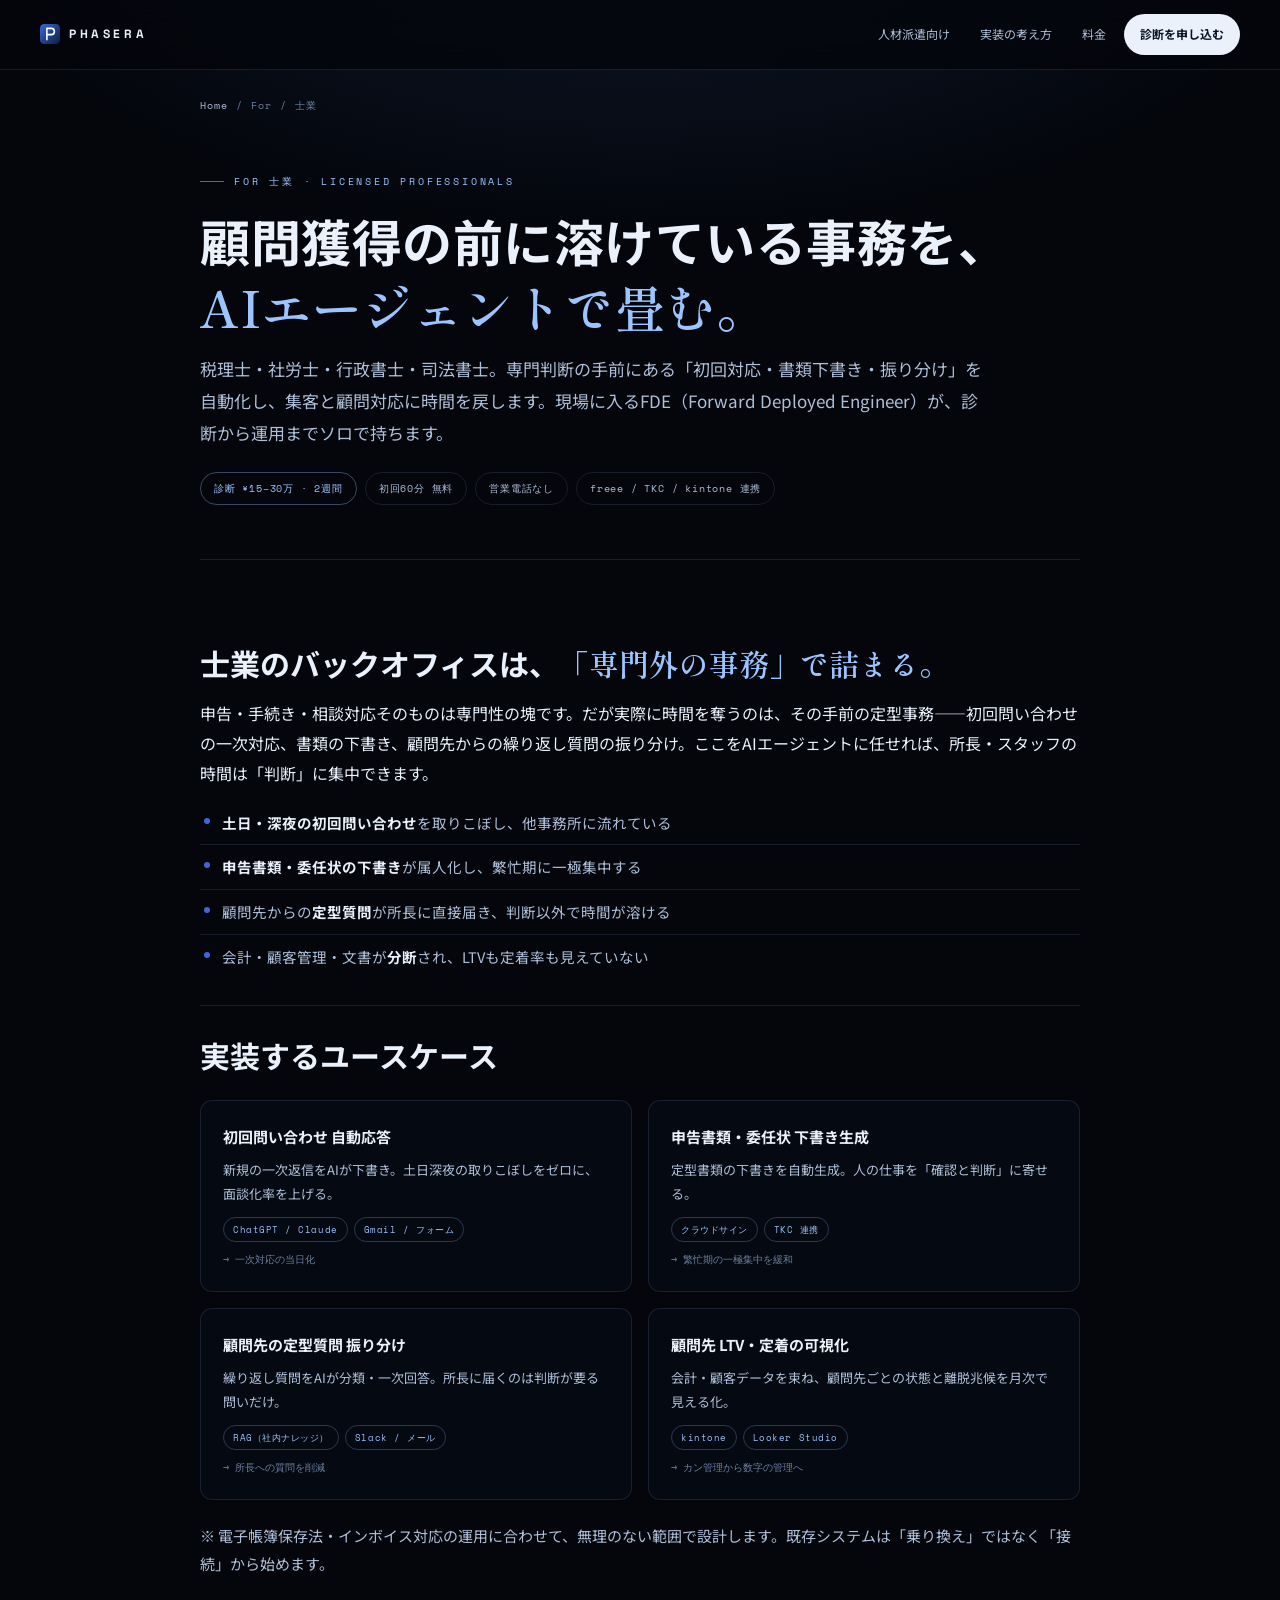
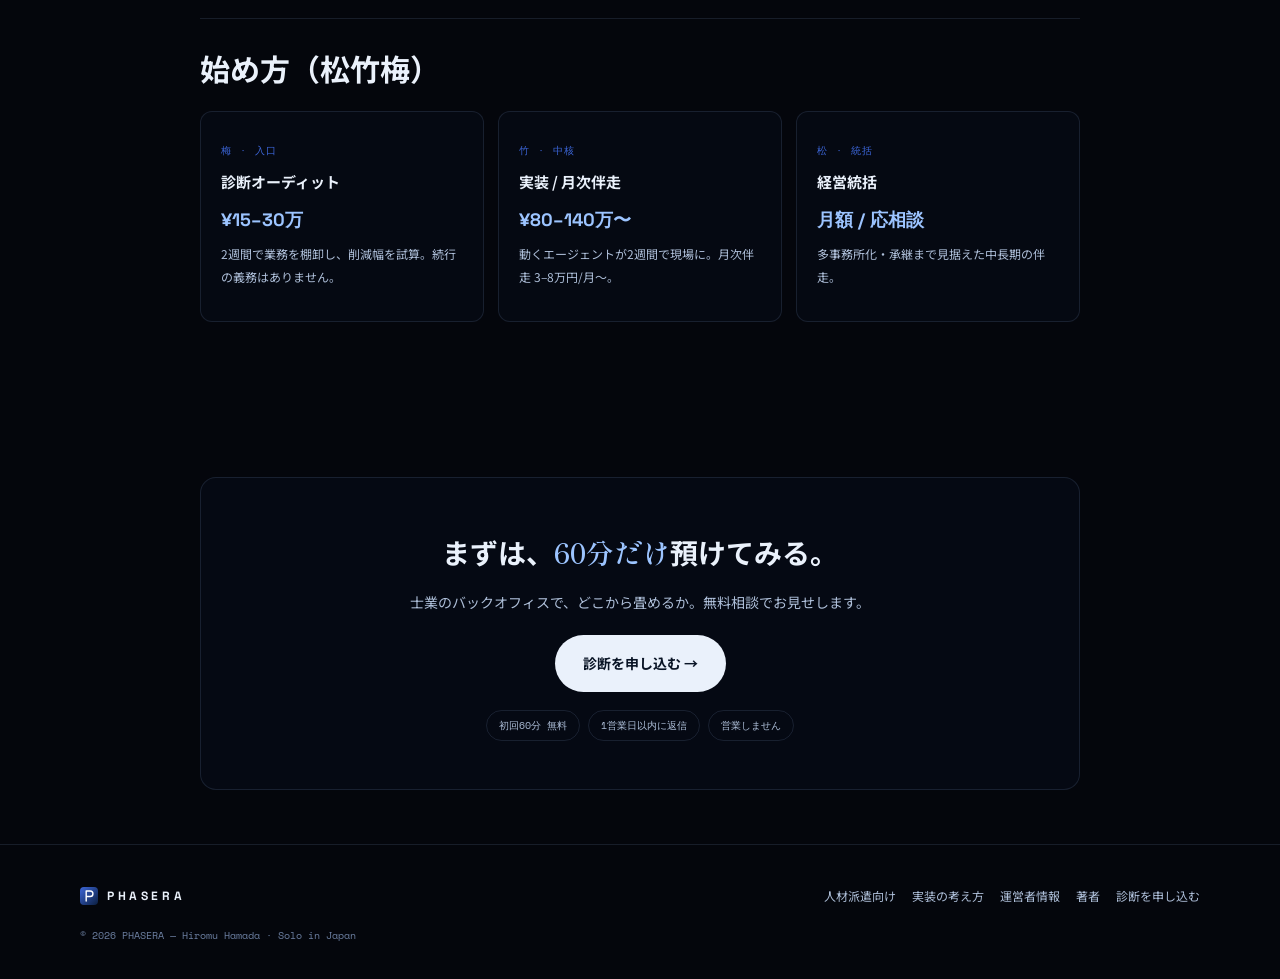
<file: for/shigyo/index.html>
<!DOCTYPE html>
<html lang="ja">
<head>
<meta charset="UTF-8">
<meta name="viewport" content="width=device-width, initial-scale=1.0">
<title>士業向け AIエージェント導入 — 税理士・社労士・行政書士のバックオフィス自動化 | Phasera</title>
<meta name="description" content="税理士・社労士・行政書士・司法書士のためのAIエージェント導入。初回問い合わせの自動応答、申告書類・委任状の下書き、顧問先フォローの自動化まで。現場に入るFDEがソロで一気通貫。診断15-30万円から。">
<meta name="keywords" content="士業 AIエージェント,税理士 DX,社労士 業務効率化,行政書士 自動化,士業 バックオフィス,申告書類 下書き,Phasera">
<meta name="author" content="Hiromu Hamada">
<meta name="theme-color" content="#04060c">
<link rel="canonical" href="https://phasera.jp/for/shigyo/">
<link rel="icon" type="image/svg+xml" href="/assets/favicon.svg">
<meta property="og:type" content="website">
<meta property="og:site_name" content="Phasera">
<meta property="og:title" content="士業向け AIエージェント導入 — バックオフィス自動化 | Phasera">
<meta property="og:description" content="税理士・社労士・行政書士のためのAIエージェント導入。事務作業を圧縮し、顧問獲得に時間を戻す。診断15-30万円から。">
<meta property="og:url" content="https://phasera.jp/for/shigyo/">
<meta property="og:image" content="https://phasera.jp/assets/og-cover.png">
<meta property="og:locale" content="ja_JP">
<link rel="preconnect" href="https://fonts.googleapis.com">
<link rel="preconnect" href="https://fonts.gstatic.com" crossorigin>
<link rel="stylesheet" href="https://fonts.googleapis.com/css2?family=Space+Grotesk:wght@500;700&family=Space+Mono&family=Noto+Sans+JP:wght@400;500;700&family=Shippori+Mincho:wght@600&display=swap">
<link rel="stylesheet" href="/at/page.css?v=20260716a">
<script type="application/ld+json">
{
  "@context": "https://schema.org",
  "@graph": [
    { "@type": "BreadcrumbList", "itemListElement": [
      { "@type": "ListItem", "position": 1, "name": "Phasera", "item": "https://phasera.jp/" },
      { "@type": "ListItem", "position": 2, "name": "士業向け", "item": "https://phasera.jp/for/shigyo/" }
    ]},
    { "@type": "Service", "serviceType": "士業向けAIエージェント導入", "provider": { "@type": "Organization", "name": "Phasera", "url": "https://phasera.jp/" }, "areaServed": "JP", "audience": { "@type": "Audience", "audienceType": "税理士・社労士・行政書士・司法書士" } }
  ]
}
</script>
</head>
<body>

<header class="pbar">
  <a class="brand" href="/"><img src="/assets/favicon.svg" alt="Phasera"><b>PHASERA</b></a>
  <nav>
    <a href="/for/jinzai-haken/">人材派遣向け</a>
    <a href="/cases/">実装の考え方</a>
    <a href="/#path">料金</a>
    <a class="cta" href="/#call">診断を申し込む</a>
  </nav>
</header>

<div class="wrap">
  <div class="crumb"><a href="/">Home</a><span>/</span>For<span>/</span>士業</div>
</div>

<main class="wrap">
  <section class="phero">
    <div class="eyebrow">For 士業 · Licensed Professionals</div>
    <h1>顧問獲得の前に溶けている事務を、<em>AIエージェントで畳む。</em></h1>
    <p class="lede">税理士・社労士・行政書士・司法書士。専門判断の手前にある「初回対応・書類下書き・振り分け」を自動化し、集客と顧問対応に時間を戻します。現場に入るFDE（Forward Deployed Engineer）が、診断から運用までソロで持ちます。</p>
    <div class="meta">
      <span class="accent">診断 ¥15–30万 · 2週間</span>
      <span>初回60分 無料</span>
      <span>営業電話なし</span>
      <span>freee / TKC / kintone 連携</span>
    </div>
  </section>

  <div class="prose">
    <section>
      <h2>士業のバックオフィスは、<em>「専門外の事務」で詰まる。</em></h2>
      <p class="lead">申告・手続き・相談対応そのものは専門性の塊です。だが実際に時間を奪うのは、その手前の定型事務——初回問い合わせの一次対応、書類の下書き、顧問先からの繰り返し質問の振り分け。ここをAIエージェントに任せれば、所長・スタッフの時間は「判断」に集中できます。</p>
      <ul class="bullets">
        <li><b>土日・深夜の初回問い合わせ</b>を取りこぼし、他事務所に流れている</li>
        <li><b>申告書類・委任状の下書き</b>が属人化し、繁忙期に一極集中する</li>
        <li>顧問先からの<b>定型質問</b>が所長に直接届き、判断以外で時間が溶ける</li>
        <li>会計・顧客管理・文書が<b>分断</b>され、LTVも定着率も見えていない</li>
      </ul>
    </section>

    <section>
      <h2>実装するユースケース</h2>
      <div class="uc-grid">
        <div class="uc">
          <h4>初回問い合わせ 自動応答</h4>
          <p>新規の一次返信をAIが下書き。土日深夜の取りこぼしをゼロに、面談化率を上げる。</p>
          <div class="tools"><span>ChatGPT / Claude</span><span>Gmail / フォーム</span></div>
          <div class="out">→ 一次対応の当日化</div>
        </div>
        <div class="uc">
          <h4>申告書類・委任状 下書き生成</h4>
          <p>定型書類の下書きを自動生成。人の仕事を「確認と判断」に寄せる。</p>
          <div class="tools"><span>クラウドサイン</span><span>TKC 連携</span></div>
          <div class="out">→ 繁忙期の一極集中を緩和</div>
        </div>
        <div class="uc">
          <h4>顧問先の定型質問 振り分け</h4>
          <p>繰り返し質問をAIが分類・一次回答。所長に届くのは判断が要る問いだけ。</p>
          <div class="tools"><span>RAG（社内ナレッジ）</span><span>Slack / メール</span></div>
          <div class="out">→ 所長への質問を削減</div>
        </div>
        <div class="uc">
          <h4>顧問先 LTV・定着の可視化</h4>
          <p>会計・顧客データを束ね、顧問先ごとの状態と離脱兆候を月次で見える化。</p>
          <div class="tools"><span>kintone</span><span>Looker Studio</span></div>
          <div class="out">→ カン管理から数字の管理へ</div>
        </div>
      </div>
      <p>※ 電子帳簿保存法・インボイス対応の運用に合わせて、無理のない範囲で設計します。既存システムは「乗り換え」ではなく「接続」から始めます。</p>
    </section>

    <section>
      <h2>始め方（松竹梅）</h2>
      <div class="ladder">
        <div class="tier"><span class="t">梅 · 入口</span><h4>診断オーディット</h4><div class="price">¥15–30万</div><p>2週間で業務を棚卸し、削減幅を試算。続行の義務はありません。</p></div>
        <div class="tier"><span class="t">竹 · 中核</span><h4>実装 / 月次伴走</h4><div class="price">¥80–140万〜</div><p>動くエージェントが2週間で現場に。月次伴走 3–8万円/月〜。</p></div>
        <div class="tier"><span class="t">松 · 統括</span><h4>経営統括</h4><div class="price">月額 / 応相談</div><p>多事務所化・承継まで見据えた中長期の伴走。</p></div>
      </div>
    </section>

  </div>

  <div class="cta-band">
    <h2>まずは、<em>60分だけ</em>預けてみる。</h2>
    <p>士業のバックオフィスで、どこから畳めるか。無料相談でお見せします。</p>
    <a class="btn" href="/#call">診断を申し込む →</a>
    <div class="re"><span>初回60分 無料</span><span>1営業日以内に返信</span><span>営業しません</span></div>
  </div>
</main>

<footer class="pfoot">
  <div class="wrap-wide">
    <div class="row">
      <a class="fb" href="/"><img src="/assets/favicon.svg" alt=""><b>PHASERA</b></a>
      <div class="links">
        <a href="/for/jinzai-haken/">人材派遣向け</a>
        <a href="/cases/">実装の考え方</a>
        <a href="/about/">運営者情報</a>
        <a href="/author/hamada/">著者</a>
        <a href="/#call">診断を申し込む</a>
      </div>
    </div>
    <div class="cprt">© 2026 PHASERA — Hiromu Hamada · Solo in Japan</div>
  </div>
</footer>

</body>
</html>
</file>
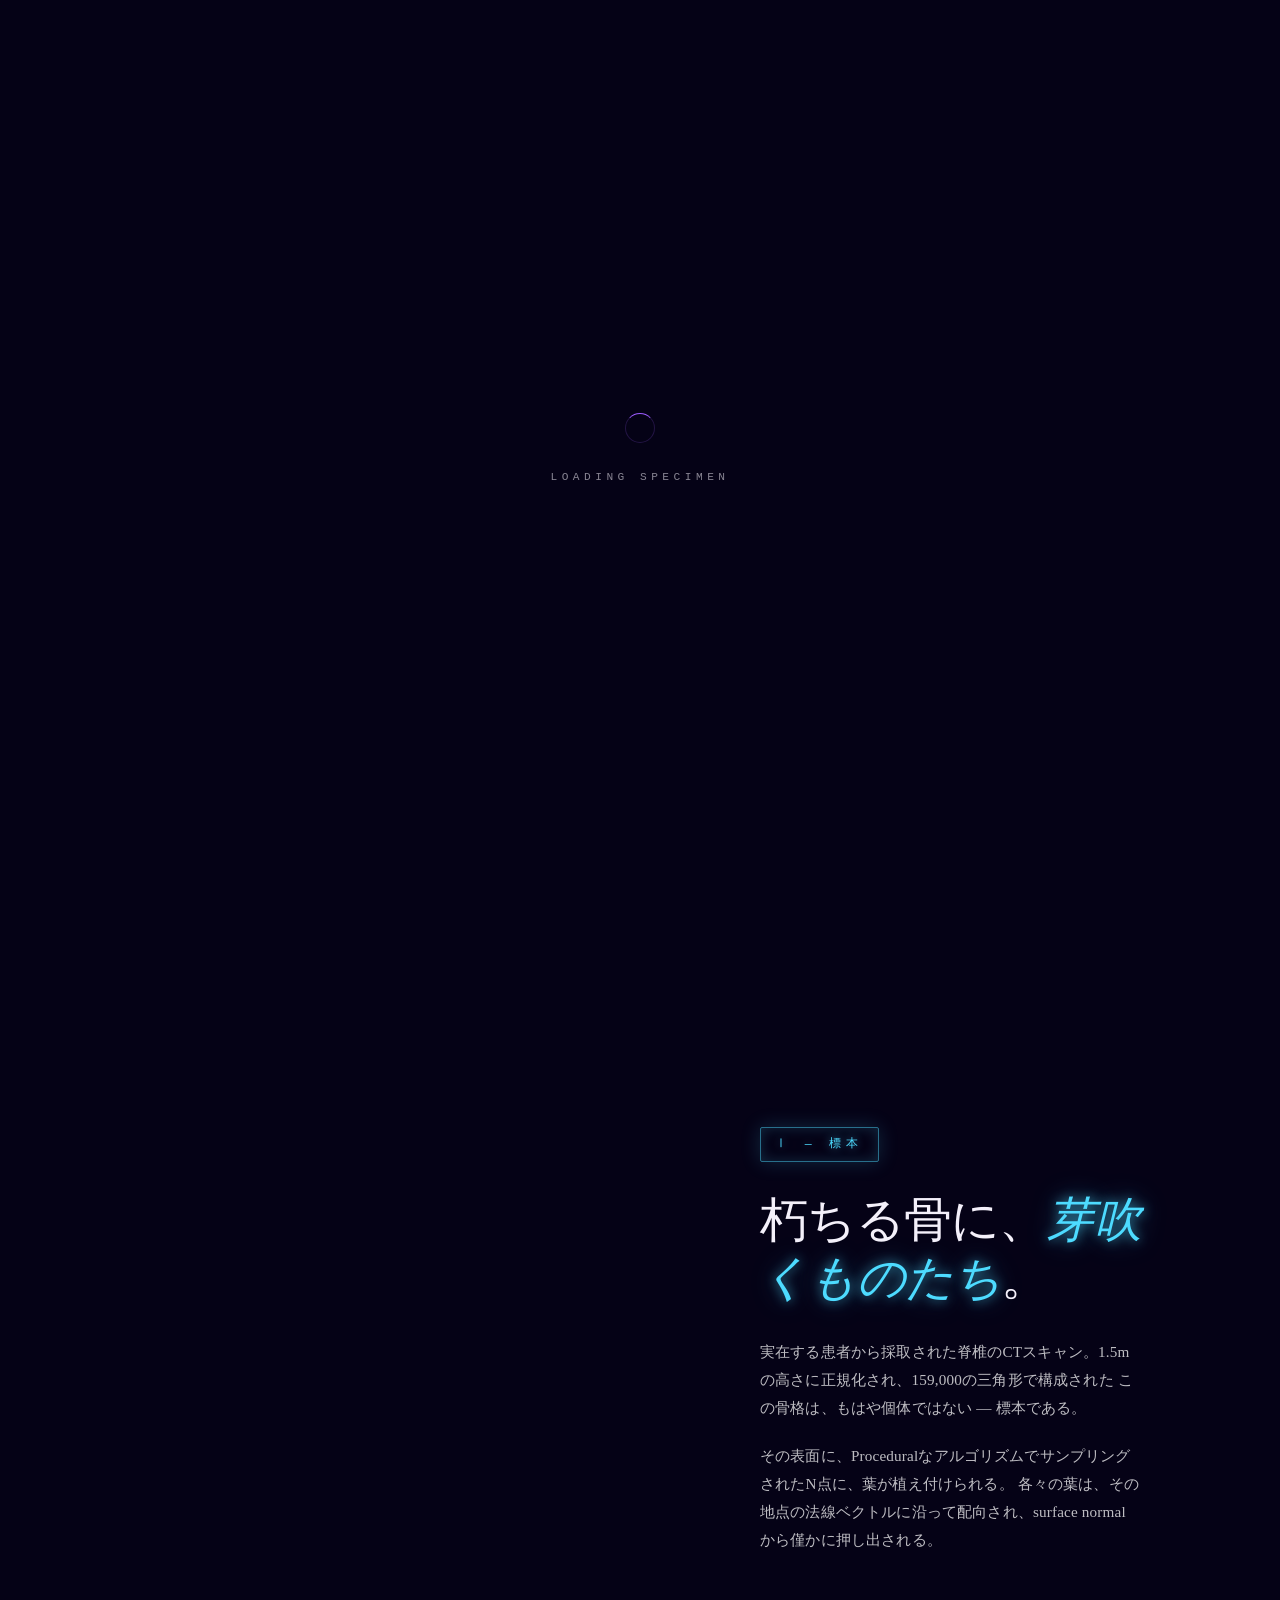
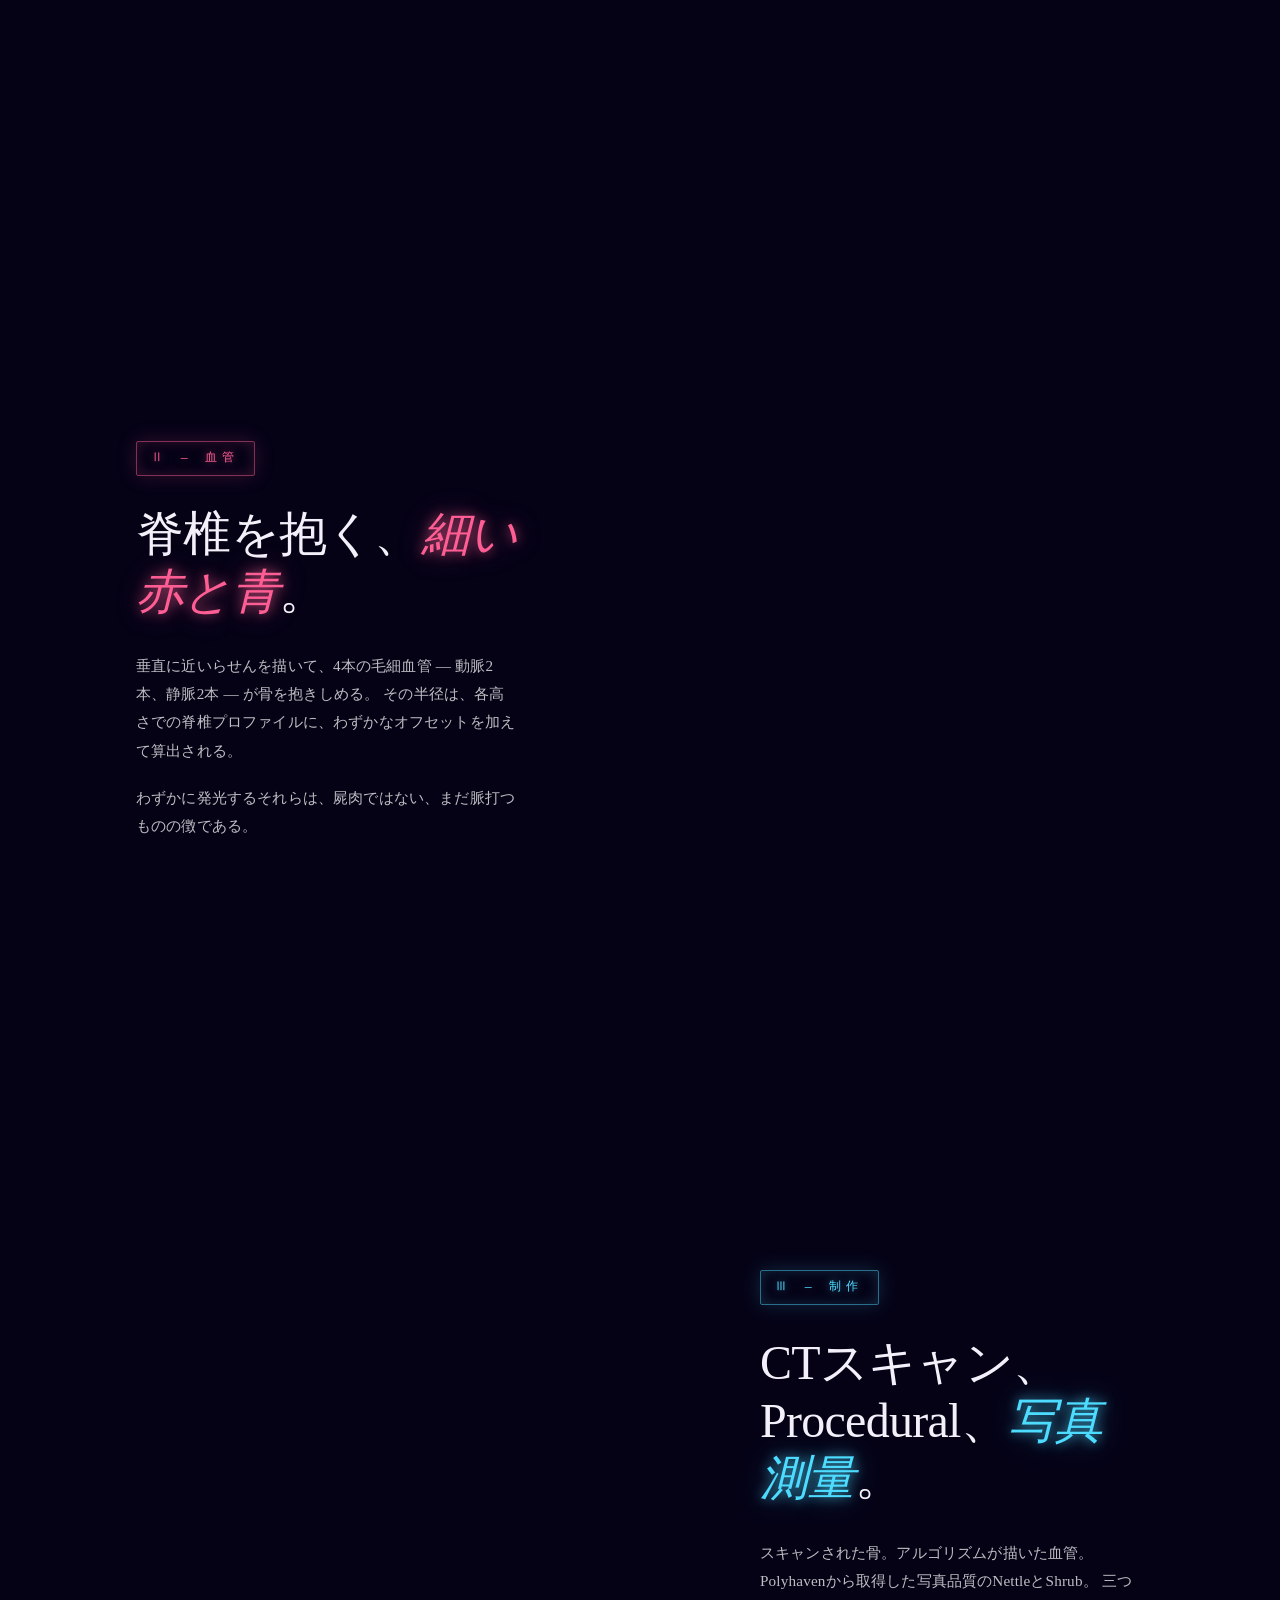
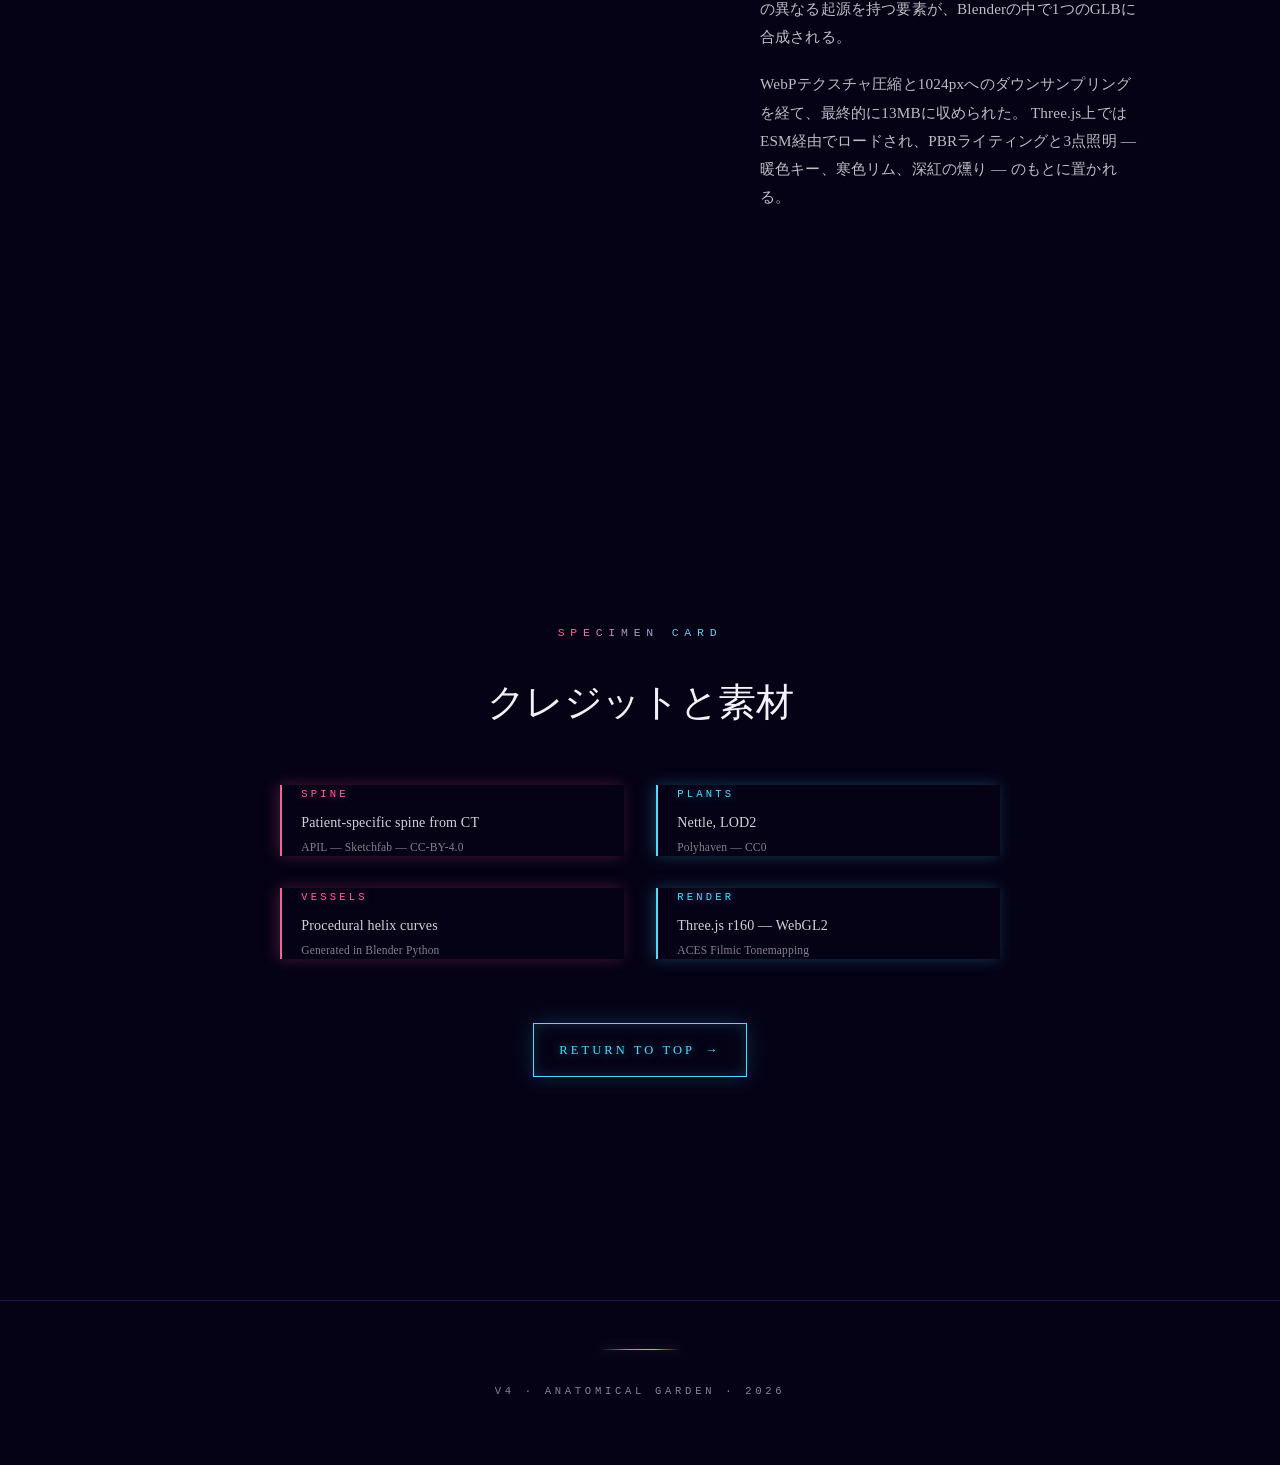
<file: anatomical-garden-handoff/outputs/web-bg/index.html>
<!DOCTYPE html>
<html lang="ja">
<head>
<meta charset="UTF-8">
<meta name="viewport" content="width=device-width, initial-scale=1.0">
<meta name="description" content="解剖学的な庭 — patient-derived spine, procedural capillaries, photogrammetric flora.">
<title>Anatomical Garden — 解剖学的な庭</title>
<style>
  /* ========================================================
     scroll-3d-bg | dark-gothic mood | production mode
     architecture: fixed canvas + window scroll listener
     ======================================================== */

  *, *::before, *::after { margin: 0; padding: 0; box-sizing: border-box; }

  :root {
    /* Cyber-fantasy jewel palette */
    --bg: #050216;                /* deep nightshade */
    --text: #f4f0fa;
    --amethyst: #9d5cff;          /* deep amethyst — primary magic */
    --emerald: #4dffb8;           /* enchanted emerald */
    --rose: #ff5e94;              /* dragon rose */
    --gold: #ffd28f;              /* champagne gold */
    --cyan: #4ddbff;              /* spirit cyan */
    --accent: var(--amethyst);
    --accent-2: var(--emerald);
    --caption: rgba(244, 240, 250, 0.55);
    --hairline: rgba(157, 92, 255, 0.20);
  }

  html, body {
    background: transparent;
    color: var(--text);
    font-family: "Noto Serif JP", "Hiragino Mincho ProN", "Yu Mincho", "MS Mincho", serif;
    font-weight: 400;
    line-height: 1.8;
    letter-spacing: 0.01em;
    -webkit-font-smoothing: antialiased;
    text-rendering: geometryPrecision;
  }
  html { background: var(--bg); }
  body { overflow-x: hidden; }
  ::selection { background: var(--rose); color: var(--bg); }

  /* ---- Canvas — behind content but in front of html bg ---- */
  #bg-canvas {
    position: fixed;
    inset: 0;
    z-index: 0;  /* in normal flow back, content uses z-index 1 */
    pointer-events: none;
    width: 100vw;
    height: 100vh;
  }

  /* ---- Vignette overlay (ensures text legibility) ---- */
  .vignette {
    position: fixed; inset: 0; z-index: 0; pointer-events: none;
    background: radial-gradient(
      ellipse at center,
      rgba(0,0,0,0) 30%,
      rgba(5,3,8,0.55) 80%,
      rgba(5,3,8,0.85) 100%
    );
  }

  /* ---- Content ---- */
  main {
    position: relative;
    z-index: 1;
  }

  section {
    min-height: 100vh;
    padding: clamp(48px, 8vw, 96px);
    display: flex;
    flex-direction: column;
    justify-content: center;
    max-width: 1200px;
    margin: 0 auto;
    will-change: opacity, transform;
    transition: none;  /* JS drives per-frame */
  }
  /* Sections start invisible; render loop fades them in based on scroll position */
  section.hero { opacity: 1; transform: none; }  /* hero always visible at top */

  /* Section: hero ------------------------------------------- */
  .hero {
    min-height: 100vh;
    align-items: flex-start;
  }
  .hero-eyebrow {
    font-family: ui-monospace, "SF Mono", "JetBrains Mono", Menlo, monospace;
    font-size: 0.72rem;
    letter-spacing: 0.5em;
    text-transform: uppercase;
    color: var(--gold);
    text-shadow: 0 0 12px rgba(244, 210, 124, 0.7), 0 0 28px rgba(157, 92, 255, 0.35);
    margin-bottom: 2rem;
  }
  .hero-eyebrow::before {
    content: "";
    display: inline-block;
    width: 48px; height: 1px;
    background: linear-gradient(90deg, transparent, var(--amethyst), var(--gold));
    box-shadow: 0 0 10px var(--amethyst);
    vertical-align: middle;
    margin-right: 1rem;
    transform: translateY(-2px);
  }
  .hero-title {
    font-size: clamp(2.6rem, 8vw, 6rem);
    font-weight: 500;
    letter-spacing: -0.02em;
    line-height: 1.05;
    margin-bottom: 2rem;
    max-width: 14ch;
  }
  .hero-title em {
    font-style: italic;
    color: var(--amethyst);
    font-weight: 500;
    text-shadow:
      0 0 16px rgba(157, 92, 255, 0.9),
      0 0 38px rgba(157, 92, 255, 0.55),
      0 0 80px rgba(255, 42, 109, 0.35);
  }
  .hero-sub {
    font-size: clamp(0.95rem, 1.3vw, 1.1rem);
    line-height: 1.85;
    color: rgba(244, 238, 248, 0.78);
    max-width: 42ch;
    margin-bottom: 3rem;
    border-left: 2px solid var(--amethyst);
    box-shadow: -2px 0 18px rgba(157, 92, 255, 0.35);
    padding-left: 1.2rem;
  }
  .hero-scroll {
    font-family: ui-monospace, "SF Mono", Menlo, monospace;
    font-size: 0.72rem;
    letter-spacing: 0.4em;
    text-transform: uppercase;
    color: var(--cyan);
    text-shadow: 0 0 10px rgba(77, 219, 255, 0.6);
    margin-top: auto;
    padding-top: 4rem;
  }
  .hero-scroll::after {
    content: " ▾";
    display: inline-block;
    animation: pulse-down 2.4s ease-in-out infinite;
    color: var(--cyan);
  }
  @keyframes pulse-down {
    0%, 100% { transform: translateY(0); opacity: 1; }
    50% { transform: translateY(6px); opacity: 0.4; }
  }

  /* Section: chapter ---------------------------------------- */
  .chapter {
    align-items: flex-end;
  }
  .chapter-inner {
    max-width: 48ch;
  }
  .chapter-num {
    font-family: ui-monospace, "SF Mono", "JetBrains Mono", Menlo, monospace;
    font-size: 0.72rem;
    letter-spacing: 0.45em;
    text-transform: uppercase;
    color: var(--rose);
    text-shadow: 0 0 10px rgba(255, 94, 148, 0.6);
    margin-bottom: 1.8rem;
    display: inline-flex;
    align-items: center;
    gap: 0.9rem;
    padding: 0.4rem 0.9rem;
    border: 1px solid rgba(255, 94, 148, 0.5);
    box-shadow: 0 0 14px rgba(255, 94, 148, 0.18) inset, 0 0 20px rgba(255, 94, 148, 0.18);
    border-radius: 2px;
  }
  .chapter:nth-of-type(even) .chapter-num {
    color: var(--cyan);
    text-shadow: 0 0 10px rgba(77, 219, 255, 0.6);
    border-color: rgba(77, 219, 255, 0.5);
    box-shadow: 0 0 14px rgba(77, 219, 255, 0.18) inset, 0 0 20px rgba(77, 219, 255, 0.18);
  }
  .chapter-title {
    font-size: clamp(1.8rem, 4vw, 3rem);
    font-weight: 500;
    line-height: 1.2;
    letter-spacing: -0.015em;
    margin-bottom: 2rem;
  }
  .chapter-title em {
    font-style: italic;
    color: var(--rose);
    font-weight: 500;
    text-shadow:
      0 0 12px rgba(255, 94, 148, 0.7),
      0 0 28px rgba(255, 94, 148, 0.4);
  }
  .chapter:nth-of-type(even) .chapter-title em {
    color: var(--cyan);
    text-shadow:
      0 0 12px rgba(77, 219, 255, 0.7),
      0 0 28px rgba(77, 219, 255, 0.4);
  }
  .chapter-body {
    font-size: clamp(0.95rem, 1.05vw, 1.05rem);
    line-height: 1.85;
    color: rgba(255, 255, 255, 0.74);
    margin-bottom: 1.2rem;
    max-width: 50ch;
  }
  .chapter-body + .chapter-body { margin-top: 0; }

  .chapter:nth-of-type(odd) { align-items: flex-start; }

  /* Section: credits ---------------------------------------- */
  .credits {
    align-items: center;
    text-align: center;
  }
  .credits-eyebrow {
    font-family: ui-monospace, monospace;
    font-size: 0.72rem;
    letter-spacing: 0.5em;
    text-transform: uppercase;
    background: linear-gradient(90deg, var(--rose), var(--cyan));
    -webkit-background-clip: text;
    background-clip: text;
    color: transparent;
    margin-bottom: 1.5rem;
  }
  .credits-title {
    font-size: clamp(1.6rem, 3vw, 2.4rem);
    font-weight: 500;
    letter-spacing: -0.01em;
    margin-bottom: 3rem;
  }
  .credits-grid {
    display: grid;
    grid-template-columns: repeat(auto-fit, minmax(220px, 1fr));
    gap: 2rem;
    max-width: 720px;
    width: 100%;
    margin-bottom: 4rem;
  }
  .credit-item {
    text-align: left;
    border-left: 2px solid var(--rose);
    box-shadow: -2px 0 14px rgba(255, 94, 148, 0.25);
    padding-left: 1.2rem;
  }
  .credit-item:nth-child(even) {
    border-left-color: var(--cyan);
    box-shadow: -2px 0 14px rgba(77, 219, 255, 0.25);
  }
  .credit-label {
    font-family: ui-monospace, monospace;
    font-size: 0.66rem;
    letter-spacing: 0.3em;
    text-transform: uppercase;
    color: var(--rose);
    text-shadow: 0 0 8px rgba(255, 94, 148, 0.5);
    margin-bottom: 0.4rem;
  }
  .credit-item:nth-child(even) .credit-label {
    color: var(--cyan);
    text-shadow: 0 0 8px rgba(77, 219, 255, 0.5);
  }
  .credit-value {
    font-size: 0.88rem;
    line-height: 1.6;
    color: rgba(255, 255, 255, 0.82);
  }
  .credit-value small {
    display: block;
    color: rgba(255, 255, 255, 0.5);
    font-size: 0.72rem;
    margin-top: 0.3rem;
  }

  .cta-link {
    display: inline-flex;
    align-items: center;
    gap: 10px;
    padding: 0.9rem 1.6rem;
    border: 1px solid var(--cyan);
    color: var(--cyan);
    text-decoration: none;
    font-size: 0.78rem;
    letter-spacing: 0.25em;
    text-transform: uppercase;
    font-weight: 500;
    text-shadow: 0 0 8px rgba(77, 219, 255, 0.5);
    box-shadow: 0 0 14px rgba(77, 219, 255, 0.18) inset, 0 0 22px rgba(77, 219, 255, 0.18);
    transition: gap 0.4s cubic-bezier(0.25, 1, 0.5, 1), background 0.3s, color 0.3s;
  }
  .cta-link:hover {
    gap: 18px;
    background: var(--cyan);
    color: var(--bg);
    text-shadow: none;
    box-shadow: 0 0 26px rgba(77, 219, 255, 0.6);
  }

  footer {
    position: relative;
    z-index: 1;
    padding: 3rem 2rem 4rem;
    text-align: center;
    border-top: 1px solid var(--hairline);
    font-family: ui-monospace, monospace;
    font-size: 0.66rem;
    letter-spacing: 0.35em;
    text-transform: uppercase;
    color: var(--caption);
  }
  footer::before {
    content: "";
    display: block;
    width: 80px; height: 1px;
    margin: 0 auto 2rem;
    background: linear-gradient(90deg, transparent, var(--rose), var(--cyan), transparent);
    box-shadow: 0 0 12px rgba(255, 255, 255, 0.4);
  }

  /* ---- Error display (mandatory per anti-patterns) ---- */
  .err {
    position: fixed;
    top: 50%;
    left: 50%;
    transform: translate(-50%, -50%);
    color: #c45454;
    background: rgba(20, 8, 8, 0.92);
    padding: 14px 18px;
    border: 1px solid rgba(196, 84, 84, 0.4);
    border-radius: 6px;
    font-family: ui-monospace, monospace;
    font-size: 12px;
    z-index: 100;
    max-width: 80%;
    line-height: 1.6;
  }

  /* ---- Loading ---- */
  .loading {
    position: fixed; inset: 0; z-index: 50;
    display: flex; align-items: center; justify-content: center; flex-direction: column;
    background: var(--bg);
    transition: opacity 0.8s ease, visibility 0.8s ease;
  }
  .loading.hidden { opacity: 0; visibility: hidden; }
  .loading-mark {
    width: 30px; height: 30px;
    border: 1px solid var(--hairline);
    border-top-color: var(--accent);
    border-radius: 50%;
    animation: spin 1.4s linear infinite;
    margin-bottom: 1.5rem;
  }
  @keyframes spin { to { transform: rotate(360deg); } }
  .loading-text {
    font-family: ui-monospace, monospace;
    font-size: 0.7rem;
    letter-spacing: 0.4em;
    text-transform: uppercase;
    color: var(--caption);
  }

  /* ---- Reduced motion ---- */
  @media (prefers-reduced-motion: reduce) {
    .hero-scroll::after { animation: none; }
    * { transition-duration: 0.01ms !important; animation-duration: 0.01ms !important; }
  }

  /* ---- Mobile ---- */
  @media (max-width: 720px) {
    section { padding: 60px 28px; }
    .chapter, .chapter:nth-of-type(odd) { align-items: flex-start; }
    .hero-title { max-width: 100%; }
  }
</style>
</head>
<body>

<canvas id="bg-canvas" aria-hidden="true"></canvas>
<div class="vignette" aria-hidden="true"></div>
<div id="debug" style="display:none;position:fixed;top:8px;right:8px;background:rgba(0,0,0,0.7);color:#c8a96a;font:11px ui-monospace,monospace;padding:6px 10px;border-radius:4px;z-index:60;white-space:pre;"></div>

<div class="loading" id="loading">
  <div class="loading-mark"></div>
  <div class="loading-text">Loading specimen</div>
</div>

<main>

  <!-- HERO -->
  <section class="hero">
    <div class="hero-eyebrow">Anatomical Garden / Vol. IV</div>
    <h1 class="hero-title">解剖学的な、<br><em>侵蝕の庭。</em></h1>
    <p class="hero-sub">
      患者由来CTスキャンの脊椎に、毛細血管が這い、植物が芽吹く。
      生体と植生、骨と蔦。境界が曖昧になった、廃墟の標本。
    </p>
    <div class="hero-scroll">Scroll</div>
  </section>

  <!-- CHAPTER 1 -->
  <section class="chapter">
    <div class="chapter-inner">
      <div class="chapter-num">Ⅰ — 標本</div>
      <h2 class="chapter-title">朽ちる骨に、<em>芽吹くものたち</em>。</h2>
      <p class="chapter-body">
        実在する患者から採取された脊椎のCTスキャン。1.5mの高さに正規化され、159,000の三角形で構成された
        この骨格は、もはや個体ではない — 標本である。
      </p>
      <p class="chapter-body">
        その表面に、ProceduralなアルゴリズムでサンプリングされたN点に、葉が植え付けられる。
        各々の葉は、その地点の法線ベクトルに沿って配向され、surface normalから僅かに押し出される。
      </p>
    </div>
  </section>

  <!-- CHAPTER 2 -->
  <section class="chapter">
    <div class="chapter-inner">
      <div class="chapter-num">Ⅱ — 血管</div>
      <h2 class="chapter-title">脊椎を抱く、<em>細い赤と青</em>。</h2>
      <p class="chapter-body">
        垂直に近いらせんを描いて、4本の毛細血管 — 動脈2本、静脈2本 — が骨を抱きしめる。
        その半径は、各高さでの脊椎プロファイルに、わずかなオフセットを加えて算出される。
      </p>
      <p class="chapter-body">
        わずかに発光するそれらは、屍肉ではない、まだ脈打つものの徴である。
      </p>
    </div>
  </section>

  <!-- CHAPTER 3 -->
  <section class="chapter">
    <div class="chapter-inner">
      <div class="chapter-num">Ⅲ — 制作</div>
      <h2 class="chapter-title">CTスキャン、<br>Procedural、<em>写真測量</em>。</h2>
      <p class="chapter-body">
        スキャンされた骨。アルゴリズムが描いた血管。Polyhavenから取得した写真品質のNettleとShrub。
        三つの異なる起源を持つ要素が、Blenderの中で1つのGLBに合成される。
      </p>
      <p class="chapter-body">
        WebPテクスチャ圧縮と1024pxへのダウンサンプリングを経て、最終的に13MBに収められた。
        Three.js上ではESM経由でロードされ、PBRライティングと3点照明 — 暖色キー、寒色リム、深紅の燻り — のもとに置かれる。
      </p>
    </div>
  </section>

  <!-- CREDITS -->
  <section class="credits">
    <div class="credits-eyebrow">Specimen Card</div>
    <h2 class="credits-title">クレジットと素材</h2>

    <div class="credits-grid">
      <div class="credit-item">
        <div class="credit-label">Spine</div>
        <div class="credit-value">
          Patient-specific spine from CT
          <small>APIL — Sketchfab — CC-BY-4.0</small>
        </div>
      </div>
      <div class="credit-item">
        <div class="credit-label">Plants</div>
        <div class="credit-value">
          Nettle, LOD2
          <small>Polyhaven — CC0</small>
        </div>
      </div>
      <div class="credit-item">
        <div class="credit-label">Vessels</div>
        <div class="credit-value">
          Procedural helix curves
          <small>Generated in Blender Python</small>
        </div>
      </div>
      <div class="credit-item">
        <div class="credit-label">Render</div>
        <div class="credit-value">
          Three.js r160 — WebGL2
          <small>ACES Filmic Tonemapping</small>
        </div>
      </div>
    </div>

    <a class="cta-link" href="#" onclick="window.scrollTo({top:0,behavior:'smooth'});return false;">
      Return to top
      <span>→</span>
    </a>
  </section>

</main>

<footer>
  v4 · Anatomical Garden · 2026
</footer>

<script type="module">
import * as THREE from 'https://esm.sh/three@0.160.0';
import { GLTFLoader } from 'https://esm.sh/three@0.160.0/examples/jsm/loaders/GLTFLoader.js';
import { RoomEnvironment } from 'https://esm.sh/three@0.160.0/examples/jsm/environments/RoomEnvironment.js';
import { EffectComposer } from 'https://esm.sh/three@0.160.0/examples/jsm/postprocessing/EffectComposer.js';
import { RenderPass } from 'https://esm.sh/three@0.160.0/examples/jsm/postprocessing/RenderPass.js';
import { UnrealBloomPass } from 'https://esm.sh/three@0.160.0/examples/jsm/postprocessing/UnrealBloomPass.js';
import { OutputPass } from 'https://esm.sh/three@0.160.0/examples/jsm/postprocessing/OutputPass.js';
import { ShaderPass } from 'https://esm.sh/three@0.160.0/examples/jsm/postprocessing/ShaderPass.js';
import { FXAAShader } from 'https://esm.sh/three@0.160.0/examples/jsm/shaders/FXAAShader.js';

const reduceMotion = matchMedia('(prefers-reduced-motion: reduce)').matches;

try {
  const canvas = document.getElementById('bg-canvas');
  const loadingEl = document.getElementById('loading');

  // Cache sections for scroll-driven choreography (skip hero — always visible)
  window.__sections = Array.from(document.querySelectorAll('main > section:not(.hero)'));

  // ===== Renderer (dark-gothic mood) =====
  const renderer = new THREE.WebGLRenderer({ canvas, antialias: false, powerPreference: 'high-performance' });
  // antialias: false on the canvas because EffectComposer uses MSAA on its render target instead
  renderer.setPixelRatio(Math.min(devicePixelRatio, 2));
  renderer.toneMapping = THREE.ACESFilmicToneMapping;
  renderer.toneMappingExposure = 0.70;
  renderer.outputColorSpace = THREE.SRGBColorSpace;
  renderer.setClearColor(0x020106, 1);  // near-black
  // Shadows — PCFSoft is more reliable than VSM across drivers
  renderer.shadowMap.enabled = true;
  renderer.shadowMap.type = THREE.PCFSoftShadowMap;

  // ===== Scene + fog =====
  const scene = new THREE.Scene();
  scene.fog = new THREE.FogExp2(0x020108, 0.020);  // very thin atmospheric haze only

  // PMREM environment — minimal, lights do the work
  const pmrem = new THREE.PMREMGenerator(renderer);
  scene.environment = pmrem.fromScene(new RoomEnvironment(), 0.04).texture;
  scene.environmentIntensity = 0.12;  // barely there — let key light dominate

  // ===== Camera =====
  const camera = new THREE.PerspectiveCamera(38, innerWidth / innerHeight, 0.05, 100);
  camera.position.set(2.0, 0.4, 2.8);
  camera.lookAt(0, -0.05, 0);

  // ===== Lighting (chiaroscuro — single dramatic key + restrained accent) =====
  // Warm museum-LED on specimen: wider cone, much lower intensity, gentler decay
  const key = new THREE.SpotLight(0xfff4e0, 1.4, 14, Math.PI * 0.32, 0.6, 1.0);
  key.position.set(2.5, 5, 3.5);
  key.target.position.set(0, 0.2, 0);
  scene.add(key);
  scene.add(key.target);
  key.castShadow = true;
  key.shadow.mapSize.set(2048, 2048);
  key.shadow.camera.near = 0.5;
  key.shadow.camera.far = 12;
  key.shadow.camera.left = -2.5;
  key.shadow.camera.right = 2.5;
  key.shadow.camera.top = 2.5;
  key.shadow.camera.bottom = -2.5;
  key.shadow.bias = -0.0005;
  key.shadow.normalBias = 0.02;
  key.shadow.radius = 4;
  key.shadow.blurSamples = 16;
  scene.add(key);

  // AMETHYST rim — back-left, just enough to carve silhouette
  const rim = new THREE.DirectionalLight(0x9d5cff, 0.55);
  rim.position.set(-3.5, 1.5, -3);
  scene.add(rim);

  // CYAN edge — opposite, very subtle
  const rimGreen = new THREE.DirectionalLight(0x4ddbff, 0.30);
  rimGreen.position.set(3.5, 1.0, -2.5);
  scene.add(rimGreen);

  // Tiny amethyst accent point — adds depth without flooding
  const redPoint = new THREE.PointLight(0xff5e94, 0.18, 2.5);
  redPoint.position.set(-0.5, -0.6, 0.4);
  scene.add(redPoint);

  const bluePoint = new THREE.PointLight(0x4ddbff, 0.14, 2.5);
  bluePoint.position.set(0.6, 0.5, 0.4);
  scene.add(bluePoint);

  // Aliases for pulsing animation
  const ember = redPoint;
  const inner = bluePoint;

  scene.add(new THREE.AmbientLight(0x0a0612, 0.10));  // near-zero ambient — chiaroscuro requires darkness

  // ===== Root group (will be transformed by scroll) =====
  const root = new THREE.Group();
  scene.add(root);

  // ===== Floating motes (sparse dust caught in the spotlight) =====
  const MOTE_COUNT = 50;
  const motePositions = new Float32Array(MOTE_COUNT * 3);
  const moteColors = new Float32Array(MOTE_COUNT * 3);
  const moteVelocities = new Float32Array(MOTE_COUNT * 3);
  const motePalette = [
    new THREE.Color(0x9d5cff),  // amethyst
    new THREE.Color(0x4dffb8),  // emerald
    new THREE.Color(0xff5e94),  // rose
    new THREE.Color(0xffd28f),  // gold
    new THREE.Color(0x4ddbff),  // cyan
  ];
  for (let i = 0; i < MOTE_COUNT; i++) {
    motePositions[i*3+0] = (Math.random() - 0.5) * 6;
    motePositions[i*3+1] = (Math.random() - 0.5) * 4;
    motePositions[i*3+2] = (Math.random() - 0.5) * 6;
    const c = motePalette[i % motePalette.length];
    moteColors[i*3+0] = c.r;
    moteColors[i*3+1] = c.g;
    moteColors[i*3+2] = c.b;
    moteVelocities[i*3+0] = (Math.random() - 0.5) * 0.04;
    moteVelocities[i*3+1] = Math.random() * 0.05 + 0.01;  // gentle upward drift
    moteVelocities[i*3+2] = (Math.random() - 0.5) * 0.04;
  }
  // Build a soft circular texture for sprite points
  const moteCanvas = document.createElement('canvas');
  moteCanvas.width = moteCanvas.height = 64;
  const mctx = moteCanvas.getContext('2d');
  const grad = mctx.createRadialGradient(32, 32, 0, 32, 32, 32);
  grad.addColorStop(0, 'rgba(255,255,255,1)');
  grad.addColorStop(0.4, 'rgba(255,255,255,0.4)');
  grad.addColorStop(1, 'rgba(255,255,255,0)');
  mctx.fillStyle = grad;
  mctx.fillRect(0, 0, 64, 64);
  const moteTex = new THREE.CanvasTexture(moteCanvas);

  const moteGeo = new THREE.BufferGeometry();
  moteGeo.setAttribute('position', new THREE.BufferAttribute(motePositions, 3));
  moteGeo.setAttribute('color', new THREE.BufferAttribute(moteColors, 3));
  const moteMat = new THREE.PointsMaterial({
    size: 0.018,
    map: moteTex,
    vertexColors: true,
    transparent: true,
    opacity: 0.55,
    depthWrite: false,
    blending: THREE.AdditiveBlending,
    sizeAttenuation: true,
  });
  const motes = new THREE.Points(moteGeo, moteMat);
  scene.add(motes);


  // Ground — matte black, no reflection (eliminates the bright disc under spine)
  const groundGeo = new THREE.CircleGeometry(3.5, 64);
  const groundMat = new THREE.MeshStandardMaterial({
    color: 0x020106, roughness: 0.95, metalness: 0.0,
  });
  const ground = new THREE.Mesh(groundGeo, groundMat);
  ground.rotation.x = -Math.PI / 2;
  ground.position.y = -0.78;
  ground.receiveShadow = true;
  root.add(ground);

  // ===== Load GLB and adjust per Hamada feedback =====
  // Resolve relative URL safely. Some sandboxed contexts (preview panels, about:srcdoc)
  // can't parse './garden.glb' — fall back to a base href.
  let glbUrl = 'garden.glb';
  try {
    const base = (document.baseURI && /^https?:|^file:/i.test(document.baseURI))
      ? document.baseURI
      : (location.href && /^https?:|^file:/i.test(location.href))
        ? location.href
        : null;
    glbUrl = base ? new URL('garden.glb', base).href : 'garden.glb';
  } catch (e) {
    glbUrl = 'garden.glb';
  }

  const loader = new GLTFLoader();
  loader.load(glbUrl, (gltf) => {
    const sceneGroup = gltf.scene;
    root.add(sceneGroup);

    // ---- Auto-frame using SPINE only (not whole scene which may include stray vessels) ----
    let spineMesh = null;
    let maxVerts = 0;
    sceneGroup.traverse((obj) => {
      if (obj.isMesh && obj.geometry) {
        const v = obj.geometry.attributes.position?.count || 0;
        if (v > maxVerts) { maxVerts = v; spineMesh = obj; }
      }
    });

    let center = new THREE.Vector3(), size = new THREE.Vector3();
    let maxDim = 1.5;
    if (spineMesh) {
      spineMesh.geometry.computeBoundingBox();
      const localBox = spineMesh.geometry.boundingBox.clone();
      const worldBox = localBox.applyMatrix4(spineMesh.matrixWorld);
      worldBox.getCenter(center);
      worldBox.getSize(size);
      maxDim = Math.max(size.x, size.y, size.z);
    } else {
      const bbox = new THREE.Box3().setFromObject(sceneGroup);
      bbox.getCenter(center);
      bbox.getSize(size);
      maxDim = Math.max(size.x, size.y, size.z);
    }
    const dbg = document.getElementById('debug');
    if (dbg) dbg.textContent =
      `spine verts: ${maxVerts}\n` +
      `bbox c: ${center.x.toFixed(2)}, ${center.y.toFixed(2)}, ${center.z.toFixed(2)}\n` +
      `bbox s: ${size.x.toFixed(2)} × ${size.y.toFixed(2)} × ${size.z.toFixed(2)}\n` +
      `maxDim: ${maxDim.toFixed(2)}m`;
    console.log(`[spine bbox] center=(${center.x.toFixed(2)},${center.y.toFixed(2)},${center.z.toFixed(2)}) size=(${size.x.toFixed(2)},${size.y.toFixed(2)},${size.z.toFixed(2)}) maxDim=${maxDim.toFixed(2)} verts=${maxVerts}`);

    // Translate scene so spine bbox center is at origin
    sceneGroup.position.sub(center);

    // Reframe camera CLOSER — show spine partially (cropped, monumental)
    // Save base values for scroll-driven dolly
    window.__camBaseDist = maxDim * 0.65;  // ~half-spine in frame
    window.__camHalfHeight = size.y * 0.5; // for vertical pan range
    const dist = window.__camBaseDist;
    camera.position.set(dist * 0.55, dist * 0.20, dist * 0.78);
    camera.lookAt(0, 0, 0);
    camera.updateProjectionMatrix();

    // Reposition ground beneath spine bbox bottom
    ground.position.y = -size.y * 0.5 - 0.02;
    ember.position.y = -size.y * 0.5 - 0.5;
    // Move key light closer/larger frustum based on spine size
    key.shadow.camera.left   = -maxDim * 0.7;
    key.shadow.camera.right  =  maxDim * 0.7;
    key.shadow.camera.top    =  maxDim * 0.7;
    key.shadow.camera.bottom = -maxDim * 0.7;
    key.shadow.camera.far    =  maxDim * 5;
    key.shadow.camera.updateProjectionMatrix();

    // ---- Adjust mesh content per feedback ----
    // "血管多すぎ" → hide capillary fragments (keep only 4 main vessels)
    // "草花大きすぎ" → scale leaves down to ~0.40 around their centers
    let hiddenCapillaries = 0;
    let scaledLeaves = 0;
    let totalMeshes = 0;

    sceneGroup.traverse((obj) => {
      if (!obj.isMesh) return;
      totalMeshes++;
      const name = (obj.name || '').toLowerCase();

      // Identify spine vs vessels vs leaves
      // New realistic vessels: artery_anterior_*, vein_posterior_*, vessel_branch_*
      const vertCount = obj.geometry?.attributes?.position?.count || 0;
      const isVessel = name.startsWith('artery_') || name.startsWith('vein_') || name.startsWith('vessel_branch');
      const isLargeMesh = vertCount > 800;  // spine ≈ 159K verts, leaves <500

      // Material setup — global quality boosts
      if (obj.material) {
        const maxAniso = renderer.capabilities.getMaxAnisotropy() || 16;
        // Apply anisotropy to ALL textures on this material
        for (const key of ['map', 'normalMap', 'roughnessMap', 'metalnessMap', 'aoMap', 'emissiveMap']) {
          const tex = obj.material[key];
          if (tex) {
            tex.anisotropy = maxAniso;
            tex.generateMipmaps = true;
            tex.minFilter = THREE.LinearMipmapLinearFilter;
            tex.magFilter = THREE.LinearFilter;
          }
        }

        // Plants: alpha cutout + double sided + subsurface-like emissive
        if (obj.material.map) {
          obj.material.alphaTest = 0.5;
          obj.material.transparent = false;
          obj.material.side = THREE.DoubleSide;
          obj.material.needsUpdate = true;
        }
        // Strengthen normal maps if present (more surface detail)
        if (obj.material.normalMap && obj.material.normalScale) {
          obj.material.normalScale.set(1.4, 1.4);
        }
        // Vessels: jewel-tone emissive — rose-pink (artery) / amethyst-cyan (vein)
        if (isVessel) {
          obj.material.metalness = 0.0;
          obj.material.roughness = 0.32;
          obj.material.emissiveIntensity = 1.2;
          if (name.includes('artery') || name.startsWith('vessel_branch_art')) {
            obj.material.emissive = new THREE.Color(0xff5e94);  // rose
            obj.material.color = new THREE.Color(0x2a0a16);
          } else if (name.includes('vein') || name.startsWith('vessel_branch_vein')) {
            obj.material.emissive = new THREE.Color(0x9d5cff);  // amethyst
            obj.material.color = new THREE.Color(0x180a2a);
          }
        }
        // Spine: matte raw bone — diffuses the spotlight evenly, no hot specular spot
        if (isLargeMesh && !isVessel) {
          obj.material.color = new THREE.Color(0xddd2bc);
          obj.material.metalness = 0.0;
          obj.material.roughness = 0.78;
          obj.material.envMapIntensity = 0.30;
          obj.material.emissive = new THREE.Color(0x000000);
          obj.material.emissiveIntensity = 0.0;
        }
      }

      // Shadow casting/receiving
      obj.castShadow = true;
      obj.receiveShadow = isLargeMesh; // only spine receives — leaves/vessels are too thin

      // 3. Leaf shrinking: leaves are small meshes, not vessels, not spine
      if (!isVessel && !isLargeMesh && vertCount > 0) {
        // Re-pivot to bbox center, then scale 0.4× — accent only
        obj.geometry.computeBoundingBox();
        const bbox = obj.geometry.boundingBox;
        const center = new THREE.Vector3();
        bbox.getCenter(center);
        // Translate vertices so leaf center is at origin
        obj.geometry.translate(-center.x, -center.y, -center.z);
        // Place the object at where the leaf was
        obj.position.copy(center);
        // Scale 0.4 around the leaf's own center
        obj.scale.setScalar(0.4);
        scaledLeaves++;
      }
    });

    console.log(`[anatomical-garden] meshes=${totalMeshes} hiddenVessels=${hiddenCapillaries} shrunkLeaves=${scaledLeaves}`);

    loadingEl.classList.add('hidden');
  }, (xhr) => {
    if (xhr.total > 0) {
      const pct = Math.round((xhr.loaded / xhr.total) * 100);
      loadingEl.querySelector('.loading-text').textContent = `loading specimen · ${pct}%`;
    }
  }, (err) => {
    showError('GLB load failed: ' + (err?.message || err));
  });

  // ===== Post-processing pipeline (conservative LDR — no HDR blow-out) =====
  const composer = new EffectComposer(renderer);
  composer.setPixelRatio(Math.min(devicePixelRatio, 2));
  composer.addPass(new RenderPass(scene, camera));

  // Bloom — barely there, only catches absolute peaks
  const bloomPass = new UnrealBloomPass(
    new THREE.Vector2(innerWidth, innerHeight),
    0.10,
    0.35,
    0.95
  );
  composer.addPass(bloomPass);

  // FXAA — handle aliasing on emissive thin vessels post-bloom
  const fxaaPass = new ShaderPass(FXAAShader);
  composer.addPass(fxaaPass);

  // Custom final pass: chromatic aberration + film grain + vignette + color grade
  const finalShader = {
    uniforms: {
      tDiffuse:  { value: null },
      uTime:     { value: 0 },
      uGrain:    { value: 0.018 },
      uVignette: { value: 0.55 },           // strong vignette — chiaroscuro frame
      uCA:       { value: 0.0010 },          // subtle
      uLift:     { value: new THREE.Vector3(0.000, 0.000, 0.006) },  // crushed cool blacks
      uGain:     { value: new THREE.Vector3(1.04, 1.00, 0.96) },     // warm spotlight highlights
    },
    vertexShader: `
      varying vec2 vUv;
      void main() {
        vUv = uv;
        gl_Position = projectionMatrix * modelViewMatrix * vec4(position, 1.0);
      }
    `,
    fragmentShader: `
      uniform sampler2D tDiffuse;
      uniform float uTime, uGrain, uVignette, uCA;
      uniform vec3 uLift, uGain;
      varying vec2 vUv;

      float rand(vec2 co) {
        return fract(sin(dot(co.xy, vec2(12.9898, 78.233))) * 43758.5453);
      }

      void main() {
        vec2 uv = vUv;
        vec2 c = uv - 0.5;
        float dist = length(c);

        // ---- Chromatic aberration (radial, scaled by distance from center) ----
        vec2 dir = c * dist;
        float r = texture2D(tDiffuse, uv - dir * uCA).r;
        float g = texture2D(tDiffuse, uv).g;
        float b = texture2D(tDiffuse, uv + dir * uCA).b;
        float a = texture2D(tDiffuse, uv).a;
        vec3 color = vec3(r, g, b);

        // ---- Color grade: lift shadows (cool blue), gain highlights (warm) ----
        // Standard ASC CDL-like operation
        color = color * uGain + uLift * (1.0 - color);

        // ---- Subtle filmic curve toe (deepen blacks just a touch) ----
        color = color / (color + vec3(0.04));
        color = color * vec3(1.04);

        // ---- Vignette ----
        float vig = smoothstep(0.95, 0.20, dist);
        color *= mix(1.0 - uVignette, 1.0, vig);

        // ---- Animated film grain (two octaves, color-aware) ----
        float n1 = rand(uv * 1024.0 + uTime * 23.0);
        float n2 = rand(uv * 512.0 + uTime * 11.0);
        float grain = (n1 * 0.6 + n2 * 0.4 - 0.5) * uGrain;
        color += grain;

        gl_FragColor = vec4(color, a);
      }
    `,
  };
  const finalPass = new ShaderPass(finalShader);
  composer.addPass(finalPass);

  // Output pass — final tonemap + colorspace
  composer.addPass(new OutputPass());

  // ===== Sizing (ResizeObserver pattern) =====
  function resize() {
    const w = innerWidth || 800;
    const h = innerHeight || 600;
    const dpr = Math.min(devicePixelRatio, 2);
    renderer.setSize(w, h, false);
    composer.setSize(w, h);
    composer.setPixelRatio(dpr);
    camera.aspect = w / h;
    camera.updateProjectionMatrix();
    bloomPass.setSize(w, h);
    fxaaPass.material.uniforms['resolution'].value.set(1 / (w * dpr), 1 / (h * dpr));
  }
  resize();
  if (typeof ResizeObserver !== 'undefined') {
    new ResizeObserver(resize).observe(document.documentElement);
  }
  window.addEventListener('resize', resize);

  // ===== Scroll listener (production: window) =====
  let scrollProgress = 0;
  let smoothScroll = 0;
  window.addEventListener('scroll', () => {
    const max = document.body.scrollHeight - innerHeight;
    scrollProgress = max > 0 ? scrollY / max : 0;
  }, { passive: true });

  // ===== Mouse parallax (secondary lane) =====
  let mx = 0, my = 0;
  let mxTarget = 0, myTarget = 0;
  window.addEventListener('pointermove', (e) => {
    mxTarget = (e.clientX / innerWidth - 0.5) * 2;
    myTarget = (e.clientY / innerHeight - 0.5) * 2;
  });

  // ===== Render loop =====
  const clock = new THREE.Clock();

  // Toggle to debug: USE_COMPOSER=false renders directly without post-processing
  const USE_COMPOSER = true;

  function tick() {
    requestAnimationFrame(tick);

    if (reduceMotion) {
      if (USE_COMPOSER) composer.render(); else renderer.render(scene, camera);
      return;
    }

    const dt = Math.min(clock.getDelta(), 0.05);
    const lerpFactor = 1 - Math.exp(-dt * 6.0);

    smoothScroll += (scrollProgress - smoothScroll) * lerpFactor;
    mx += (mxTarget - mx) * lerpFactor * 0.5;
    my += (myTarget - my) * lerpFactor * 0.5;

    const t = clock.elapsedTime;

    root.rotation.y = smoothScroll * Math.PI * 1.8 + t * 0.025 + mx * 0.4;
    root.rotation.x = (smoothScroll - 0.5) * 0.18 + my * 0.15 + Math.sin(t * 0.15) * 0.03;
    root.rotation.z = 0;
    root.scale.setScalar(1.0);

    // Scroll-driven camera pan along spine + subtle dolly
    if (window.__camBaseDist) {
      const dist = window.__camBaseDist;
      const halfH = window.__camHalfHeight || 0.7;
      // Vertical focus shifts from spine top → bottom across page
      const focusY = (0.5 - smoothScroll) * halfH * 1.4; // top of spine when scroll=0, bottom near scroll=1
      // Mild dolly: zoom in mid-page, out at ends
      const dolly = 1.0 - Math.sin(smoothScroll * Math.PI) * 0.15;
      camera.position.x = dist * 0.55 * dolly;
      camera.position.y = focusY + dist * 0.18 * dolly;
      camera.position.z = dist * 0.78 * dolly;
      camera.lookAt(0, focusY, 0);
    }

    // Scroll-driven section fade/slide — each section animates as it crosses viewport center
    if (window.__sections) {
      for (const sec of window.__sections) {
        const rect = sec.getBoundingClientRect();
        const sectionMid = rect.top + rect.height * 0.5;
        const dist = (sectionMid - innerHeight * 0.5) / innerHeight;
        // bell curve centered on viewport mid
        const v = Math.max(0, 1 - Math.abs(dist) * 1.6);
        const eased = v * v * (3 - 2 * v);  // smoothstep
        sec.style.opacity = eased.toFixed(3);
        sec.style.transform = `translateY(${((1 - eased) * 32 * Math.sign(dist || 1)).toFixed(1)}px)`;
      }
    }

    ember.intensity = 0.9 + Math.sin(t * 0.8) * 0.2;
    inner.intensity = 0.7 + Math.sin(t * 1.3 + 0.5) * 0.15;

    // Animate floating motes — gentle upward drift with sinusoidal sway, wrap around
    const mPos = motes.geometry.attributes.position.array;
    for (let i = 0; i < MOTE_COUNT; i++) {
      const ix = i * 3;
      mPos[ix + 0] += moteVelocities[ix + 0] * dt + Math.sin(t * 0.5 + i) * 0.0006;
      mPos[ix + 1] += moteVelocities[ix + 1] * dt;
      mPos[ix + 2] += moteVelocities[ix + 2] * dt + Math.cos(t * 0.4 + i * 0.7) * 0.0006;
      // Wrap when too high or far
      if (mPos[ix + 1] > 2.5) { mPos[ix + 1] = -2.0; mPos[ix + 0] = (Math.random()-0.5)*6; mPos[ix + 2] = (Math.random()-0.5)*6; }
      if (Math.abs(mPos[ix + 0]) > 4) mPos[ix + 0] *= -0.95;
      if (Math.abs(mPos[ix + 2]) > 4) mPos[ix + 2] *= -0.95;
    }
    motes.geometry.attributes.position.needsUpdate = true;
    motes.rotation.y = t * 0.02;  // entire field slowly rotates

    if (USE_COMPOSER) {
      finalPass.uniforms.uTime.value = t;
      composer.render();
    } else {
      renderer.render(scene, camera);
    }

    // Diagnostic panel
    if (Math.floor(t * 4) !== Math.floor((t - dt) * 4)) {  // 4Hz update
      const dbg = document.getElementById('debug');
      if (dbg) {
        const sz = renderer.getSize(new THREE.Vector2());
        dbg.textContent =
          `canvas: ${sz.x.toFixed(0)}×${sz.y.toFixed(0)} dpr=${renderer.getPixelRatio().toFixed(1)}\n` +
          `scene children: ${scene.children.length}, root children: ${root.children.length}\n` +
          `camera pos: ${camera.position.x.toFixed(2)}, ${camera.position.y.toFixed(2)}, ${camera.position.z.toFixed(2)}\n` +
          `scrollProgress: ${smoothScroll.toFixed(2)}\n` +
          `rotation: ${root.rotation.x.toFixed(2)}, ${root.rotation.y.toFixed(2)}, ${root.rotation.z.toFixed(2)}`;
      }
    }
  }
  tick();

  // Failsafe: if GLB doesn't fire onLoad in 12s, hide the loader anyway so the scene shows
  setTimeout(() => loadingEl.classList.add('hidden'), 12000);

  // Reduced motion: hide loading immediately and render single frame
  if (reduceMotion) {
    setTimeout(() => loadingEl.classList.add('hidden'), 600);
  }

} catch (err) {
  showError('Render error: ' + (err?.message || err));
  console.error(err);
}

function showError(msg) {
  const errBox = document.createElement('div');
  errBox.className = 'err';
  errBox.textContent = msg;
  document.body.appendChild(errBox);
  document.getElementById('loading')?.classList.add('hidden');
}
</script>
</body>
</html>
</file>
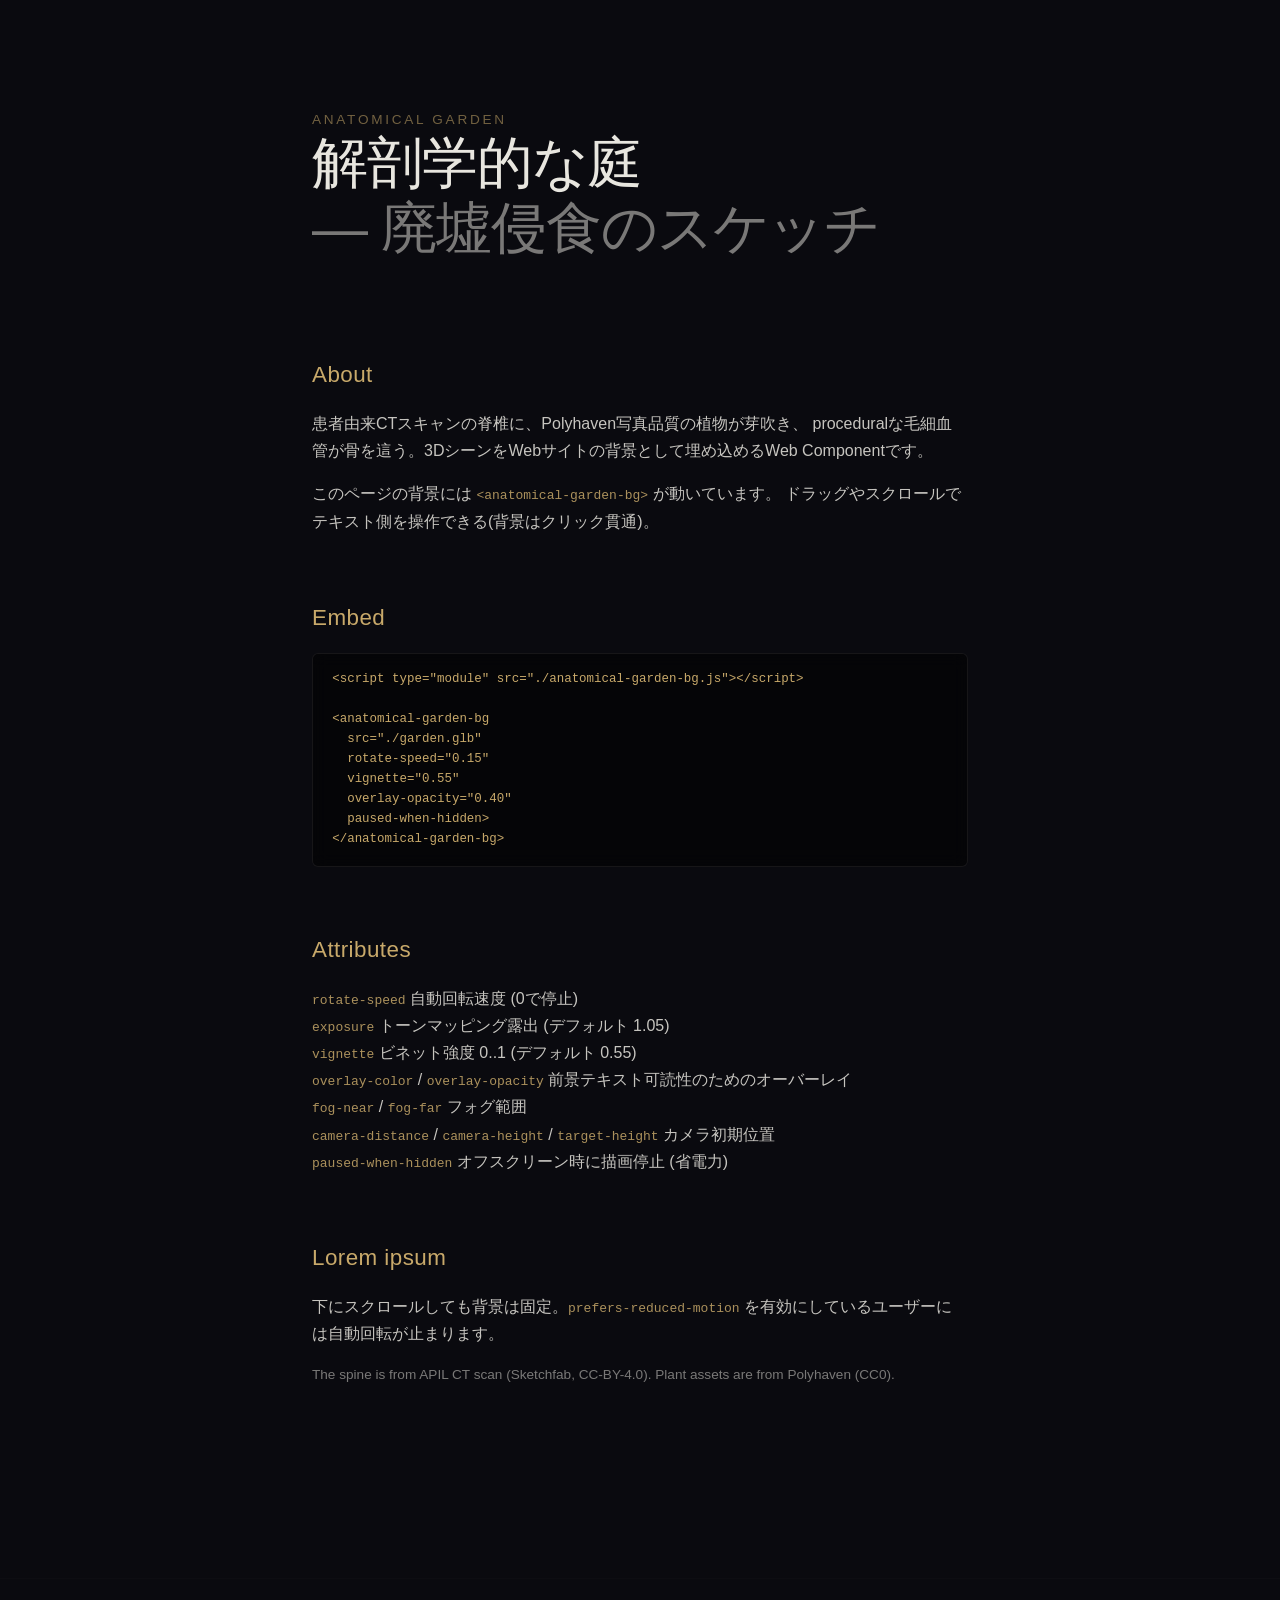
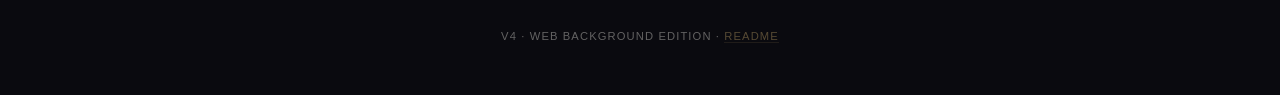
<file: anatomical-garden-handoff/outputs/web-bg/example.html>
<!DOCTYPE html>
<html lang="ja">
<head>
<meta charset="UTF-8">
<meta name="viewport" content="width=device-width, initial-scale=1.0">
<title>Anatomical Garden — Background Demo</title>
<style>
  * { margin: 0; padding: 0; box-sizing: border-box; }
  html, body { width: 100%; min-height: 100vh; background: #0a0a0f; color: #e8e6df; }
  body {
    font-family: -apple-system, BlinkMacSystemFont, "Segoe UI",
      "Hiragino Kaku Gothic ProN", "Yu Gothic", sans-serif;
    line-height: 1.7;
  }

  /* The background fills the viewport, fixed behind everything */
  anatomical-garden-bg {
    position: fixed;
    inset: 0;
    z-index: 0;
  }

  main {
    position: relative;
    z-index: 1;
    max-width: 720px;
    margin: 0 auto;
    padding: 12vh 2rem 8rem;
  }

  header { margin-bottom: 6rem; }
  h1 {
    font-size: clamp(2rem, 5vw, 3.5rem);
    font-weight: 200;
    letter-spacing: -0.02em;
    line-height: 1.15;
    margin-bottom: 1rem;
  }
  .subtitle {
    font-size: 0.85rem;
    letter-spacing: 0.2em;
    text-transform: uppercase;
    opacity: 0.55;
    color: #c8a96a;
  }

  section { margin-bottom: 4rem; }
  h2 {
    font-size: 1.4rem;
    font-weight: 300;
    letter-spacing: 0.02em;
    margin-bottom: 1rem;
    color: #c8a96a;
  }
  p { margin-bottom: 1rem; opacity: 0.85; }

  pre {
    background: rgba(0,0,0,0.5);
    backdrop-filter: blur(8px);
    border: 1px solid rgba(232,230,223,0.08);
    padding: 1rem 1.2rem;
    border-radius: 6px;
    font-family: ui-monospace, "SF Mono", Menlo, monospace;
    font-size: 0.78rem;
    line-height: 1.6;
    overflow-x: auto;
    margin-bottom: 1rem;
  }
  code { color: #c8a96a; }

  a {
    color: #c8a96a;
    text-decoration: none;
    border-bottom: 1px solid rgba(200,169,106,0.3);
    transition: border-color 0.2s;
  }
  a:hover { border-color: #c8a96a; }

  footer {
    position: relative;
    z-index: 1;
    padding: 3rem 2rem;
    text-align: center;
    font-size: 0.7rem;
    letter-spacing: 0.1em;
    text-transform: uppercase;
    opacity: 0.4;
    border-top: 1px solid rgba(232,230,223,0.05);
  }
</style>
</head>
<body>

<!-- The background. pointer-events:none is set internally, so all clicks go through to content. -->
<anatomical-garden-bg
  src="./garden.glb"
  rotate-speed="0.15"
  exposure="1.05"
  vignette="0.55"
  overlay-opacity="0.40"
  paused-when-hidden>
</anatomical-garden-bg>

<main>
  <header>
    <div class="subtitle">Anatomical Garden</div>
    <h1>解剖学的な庭<br><span style="opacity:0.5">— 廃墟侵食のスケッチ</span></h1>
  </header>

  <section>
    <h2>About</h2>
    <p>
      患者由来CTスキャンの脊椎に、Polyhaven写真品質の植物が芽吹き、
      proceduralな毛細血管が骨を這う。3DシーンをWebサイトの背景として埋め込めるWeb Componentです。
    </p>
    <p>
      このページの背景には <code>&lt;anatomical-garden-bg&gt;</code> が動いています。
      ドラッグやスクロールでテキスト側を操作できる(背景はクリック貫通)。
    </p>
  </section>

  <section>
    <h2>Embed</h2>
    <pre><code>&lt;script type="module" src="./anatomical-garden-bg.js"&gt;&lt;/script&gt;

&lt;anatomical-garden-bg
  src="./garden.glb"
  rotate-speed="0.15"
  vignette="0.55"
  overlay-opacity="0.40"
  paused-when-hidden&gt;
&lt;/anatomical-garden-bg&gt;</code></pre>
  </section>

  <section>
    <h2>Attributes</h2>
    <p>
      <code>rotate-speed</code> 自動回転速度 (0で停止)<br>
      <code>exposure</code> トーンマッピング露出 (デフォルト 1.05)<br>
      <code>vignette</code> ビネット強度 0..1 (デフォルト 0.55)<br>
      <code>overlay-color</code> / <code>overlay-opacity</code> 前景テキスト可読性のためのオーバーレイ<br>
      <code>fog-near</code> / <code>fog-far</code> フォグ範囲<br>
      <code>camera-distance</code> / <code>camera-height</code> / <code>target-height</code> カメラ初期位置<br>
      <code>paused-when-hidden</code> オフスクリーン時に描画停止 (省電力)
    </p>
  </section>

  <section>
    <h2>Lorem ipsum</h2>
    <p>
      下にスクロールしても背景は固定。<code>prefers-reduced-motion</code> を有効にしているユーザーには自動回転が止まります。
    </p>
    <p style="opacity:0.5; font-size:0.85rem;">
      The spine is from APIL CT scan (Sketchfab, CC-BY-4.0).
      Plant assets are from Polyhaven (CC0).
    </p>
  </section>
</main>

<footer>
  v4 · Web Background Edition · <a href="./README.md">README</a>
</footer>

<script type="module" src="./anatomical-garden-bg.js"></script>
</body>
</html>
</file>
<file: at/at.css>
/* ============================================================
   Phasera — activetheory-inspired dark WebGL edition
   ============================================================ */

:root {
  --bg: #04060c;
  --bg-2: #0b1e3f;
  --ink: #eaf1fb;
  --dim: #aebfd9; /* body copy — lifted for readability on the dark field */
  --dim-2: #6d80a3;
  --accent: #6fa8ff;
  --accent-2: #3c66d9;
  --accent-3: #9cc4ff;
  --line: rgba(140, 170, 220, 0.14);
  --pill-bg: rgba(10, 18, 34, 0.55);
  --pill-line: rgba(150, 180, 230, 0.16);
  --font-en: 'Space Grotesk', 'Inter', -apple-system, 'Helvetica Neue', sans-serif;
  --font-jp: 'Noto Sans JP', 'Hiragino Kaku Gothic ProN', 'Yu Gothic', sans-serif;
  --font-mono: 'Space Mono', ui-monospace, 'SF Mono', Menlo, monospace;
  --ease-out: cubic-bezier(0.16, 1, 0.3, 1);
}

* { margin: 0; padding: 0; box-sizing: border-box; }
html { scroll-behavior: auto; }
html, body { background: var(--bg); }
body {
  font-family: var(--font-jp);
  color: var(--ink);
  line-height: 1.75;
  overflow-x: hidden;
  -webkit-font-smoothing: antialiased;
  cursor: none;
}
@media (pointer: coarse), (max-width: 820px) { body { cursor: auto; } }
body.locked { overflow: hidden; height: 100vh; }

a { color: inherit; text-decoration: none; }
ul, ol { list-style: none; }
img { max-width: 100%; display: block; }
::selection { background: rgba(111, 168, 255, 0.35); color: #fff; }

/* ---------- fixed WebGL stage ---------- */
#gl {
  position: fixed; inset: 0; z-index: 0;
  width: 100%; height: 100%;
  display: block;
  pointer-events: none;
}
.grain {
  position: fixed; inset: -60px; z-index: 3; pointer-events: none;
  opacity: 0.05; mix-blend-mode: overlay;
  background-image: url("data:image/svg+xml,%3Csvg xmlns='http://www.w3.org/2000/svg' width='240' height='240'%3E%3Cfilter id='n'%3E%3CfeTurbulence type='fractalNoise' baseFrequency='0.85' numOctaves='2'/%3E%3C/filter%3E%3Crect width='100%25' height='100%25' filter='url(%23n)'/%3E%3C/svg%3E");
  animation: grain 0.9s steps(2) infinite;
}
@keyframes grain { 50% { transform: translate(12px, -8px); } }
.vig {
  position: fixed; inset: 0; z-index: 2; pointer-events: none;
  background: radial-gradient(ellipse 120% 90% at 50% 45%, transparent 55%, rgba(2, 5, 12, 0.55) 100%);
}

/* ---------- custom cursor ---------- */
.cur-dot, .cur-ring {
  position: fixed; top: 0; left: 0; z-index: 300; pointer-events: none;
  border-radius: 50%;
  will-change: transform;
}
.cur-dot { width: 6px; height: 6px; background: var(--accent-3); margin: -3px 0 0 -3px; }
.cur-ring {
  width: 34px; height: 34px; margin: -17px 0 0 -17px;
  border: 1px solid rgba(156, 196, 255, 0.5);
  transition: width 0.25s var(--ease-out), height 0.25s var(--ease-out),
    margin 0.25s var(--ease-out), background 0.25s, border-color 0.25s;
  display: grid; place-items: center;
}
.cur-ring span {
  font-family: var(--font-mono); font-size: 8px; letter-spacing: 0.14em;
  color: var(--bg); opacity: 0; text-transform: uppercase; transition: opacity 0.2s;
}
.cur-ring.drag {
  width: 74px; height: 74px; margin: -37px 0 0 -37px;
  background: rgba(156, 196, 255, 0.92); border-color: transparent;
}
.cur-ring.drag span { opacity: 1; }
.cur-ring.link { width: 52px; height: 52px; margin: -26px 0 0 -26px; border-color: var(--accent); }
@media (pointer: coarse), (max-width: 820px) { .cur-dot, .cur-ring { display: none; } }

/* ---------- preloader ---------- */
.loader {
  position: fixed; inset: 0; z-index: 400;
  background: var(--bg);
  display: grid; place-items: center;
  transition: opacity 0.9s var(--ease-out), visibility 0.9s;
}
.loader.done { opacity: 0; visibility: hidden; }
.loader .inner { text-align: center; }
.loader .wd {
  font-family: var(--font-en); font-weight: 700;
  font-size: clamp(22px, 4vw, 34px); letter-spacing: 0.42em; text-indent: 0.42em;
  color: var(--ink);
}
.loader .pct {
  font-family: var(--font-mono); font-size: clamp(48px, 9vw, 96px);
  color: var(--accent-3); line-height: 1; margin: 18px 0 10px;
  font-variant-numeric: tabular-nums;
}
.loader .pct sup { font-size: 0.32em; color: var(--dim); }
.loader .bar {
  width: min(260px, 60vw); height: 1px; background: rgba(140, 170, 220, 0.18);
  margin: 0 auto; position: relative; overflow: hidden;
}
.loader .bar i {
  position: absolute; inset: 0; transform-origin: 0 50%; transform: scaleX(0);
  background: var(--accent); display: block;
}
.loader .st {
  margin-top: 14px; font-family: var(--font-mono); font-size: 9px;
  letter-spacing: 0.3em; color: var(--dim-2); text-transform: uppercase;
}

/* ---------- pill nav — anchored top-right, tethered to the corner
   by a hairline (activetheory signature), deforms with scroll velocity ---------- */
.nav {
  position: fixed; top: 22px; right: 26px;
  z-index: 200;
  display: flex; align-items: center; gap: 4px;
  padding: 8px;
  border-radius: 999px;
  background: var(--pill-bg);
  border: 1px solid var(--pill-line);
  backdrop-filter: blur(18px) saturate(1.3);
  -webkit-backdrop-filter: blur(18px) saturate(1.3);
  box-shadow: 0 8px 40px rgba(2, 6, 16, 0.45);
  transform-origin: 100% 0;
  will-change: transform;
}
.nav::before {
  content: '';
  position: absolute; top: -22px; right: 34px;
  width: 1px; height: 22px;
  background: rgba(150, 180, 230, 0.28);
}
.nav .brand {
  display: flex; align-items: center; gap: 9px;
  padding: 6px 14px 6px 8px; border-radius: 999px;
}
.nav .brand img { width: 22px; height: 22px; }
.nav .brand b {
  font-family: var(--font-en); font-weight: 700; font-size: 12px; letter-spacing: 0.3em;
}
.nav ul { display: flex; align-items: center; }
.nav ul a {
  display: block; padding: 8px 13px; border-radius: 999px;
  font-size: 12px; color: var(--dim);
  transition: color 0.25s, background 0.25s;
}
.nav ul a sup {
  font-family: var(--font-mono); font-size: 8px; color: var(--accent-2);
  margin-right: 5px;
}
.nav ul a:hover, .nav ul a.on { color: var(--ink); background: rgba(140, 175, 235, 0.09); }
.nav .cta {
  display: flex; align-items: center; gap: 8px;
  padding: 9px 18px; border-radius: 999px;
  background: var(--ink); color: #0a1526;
  font-size: 12px; font-weight: 700;
  transition: background 0.25s, transform 0.25s;
}
.nav .cta:hover { background: var(--accent-3); transform: scale(1.03); }
.nav .cta i {
  width: 6px; height: 6px; border-radius: 50%; background: var(--accent-2);
  animation: pulse 2.2s infinite;
}
@keyframes pulse { 50% { opacity: 0.3; } }
.burger { display: none; }
@media (max-width: 1080px) {
  .nav ul { display: none; }
  .burger {
    display: grid; place-items: center; gap: 4px;
    width: 38px; height: 38px; border-radius: 50%;
    background: transparent; border: 1px solid var(--pill-line); cursor: pointer;
    padding: 0 10px;
  }
  .burger i { width: 16px; height: 1.5px; background: var(--ink); display: block; transition: transform .3s; }
}

/* fullscreen menu */
.menu {
  position: fixed; inset: 0; z-index: 350;
  background: rgba(4, 8, 18, 0.92); backdrop-filter: blur(24px);
  display: grid; place-content: center; gap: 6px;
  opacity: 0; visibility: hidden; transition: opacity 0.4s, visibility 0.4s;
}
.menu.open { opacity: 1; visibility: visible; }
.menu a {
  font-family: var(--font-jp); font-size: clamp(22px, 5vw, 34px); font-weight: 600;
  padding: 6px 0; color: var(--dim); transition: color 0.25s;
}
.menu a:hover { color: var(--ink); }
.menu a sup { font-family: var(--font-mono); font-size: 10px; color: var(--accent-2); margin-right: 12px; }
.menu .m-cta { color: var(--accent-3); }
.menu .m-close {
  position: absolute; top: 26px; right: 26px;
  width: 44px; height: 44px; border-radius: 50%;
  background: transparent; border: 1px solid var(--pill-line); color: var(--ink);
  font-size: 16px; cursor: pointer;
}

/* ---------- scroll pill (velocity-reactive, AT signature) ---------- */
.scroll-pill {
  position: fixed; bottom: 22px; right: 26px; z-index: 200;
  width: 30px; height: 52px; border-radius: 999px;
  border: 1px solid var(--pill-line);
  background: var(--pill-bg);
  backdrop-filter: blur(14px);
  display: grid; place-items: center;
  will-change: transform;
}
.scroll-pill i {
  width: 4px; height: 10px; border-radius: 4px; background: var(--accent-3);
  animation: sp 1.8s var(--ease-out) infinite;
}
@keyframes sp {
  0% { transform: translateY(-8px); opacity: 0; }
  40% { opacity: 1; }
  100% { transform: translateY(10px); opacity: 0; }
}
@media (max-width: 820px) { .scroll-pill { right: 14px; bottom: 86px; } }

/* ---------- ask pill (AI-chat homage) ---------- */
.ask-pill {
  position: fixed; bottom: 22px; left: 50%; transform: translateX(-50%);
  z-index: 200;
  display: flex; align-items: center; gap: 12px;
  padding: 12px 20px; min-width: min(420px, 78vw);
  border-radius: 999px;
  background: var(--pill-bg); border: 1px solid var(--pill-line);
  backdrop-filter: blur(18px) saturate(1.3);
  box-shadow: 0 8px 40px rgba(2, 6, 16, 0.45);
  transition: border-color 0.3s, transform 0.3s var(--ease-out);
}
.ask-pill:hover { border-color: rgba(156, 196, 255, 0.45); transform: translateX(-50%) scale(1.02); }
.ask-pill .dot {
  width: 8px; height: 8px; border-radius: 50%;
  background: var(--accent); box-shadow: 0 0 12px var(--accent);
  animation: pulse 2.4s infinite; flex: none;
}
.ask-pill .ph { font-size: 12.5px; color: var(--dim); flex: 1; white-space: nowrap; overflow: hidden; text-overflow: ellipsis; }
.ask-pill .ph em { color: var(--ink); font-style: normal; }
.ask-pill .arr { font-family: var(--font-mono); color: var(--accent-3); font-size: 13px; flex: none; }
@media (max-width: 820px) { .ask-pill { bottom: 16px; min-width: min(320px, 82vw); } }

/* ---------- content column ---------- */
main { position: relative; z-index: 10; }
.wrap { width: min(1200px, 92vw); margin: 0 auto; }

.eyebrow {
  display: inline-flex; align-items: center; gap: 10px;
  font-family: var(--font-mono); font-size: 10px; letter-spacing: 0.3em;
  text-transform: uppercase; color: var(--accent-3);
}
.eyebrow::before { content: ''; width: 26px; height: 1px; background: var(--accent-2); }

h2 {
  font-size: clamp(30px, 4.6vw, 54px); font-weight: 700; line-height: 1.3;
  letter-spacing: 0.01em; margin: 18px 0 10px;
}
/* heading line-breaks: wrap only between phrases, on every viewport */
h1, h2, h3 { word-break: auto-phrase; }
.nb { display: inline-block; } /* phrase unit — never breaks mid-phrase */
h2 em, h3 em, .lede em, p em { font-style: normal; color: var(--accent-3); }
/* technical (mono/sans) vs editorial (serif) tension — AT-style */
h2 em, .quote em, .hero-sub h1 em { font-family: 'Shippori Mincho', 'Hiragino Mincho ProN', serif; font-weight: 600; }
.lede { color: var(--dim); max-width: 44em; }

/* color grade over the dark stage — teal top-left, violet bottom-left (AT-style tinted corners) */
.tint {
  position: fixed; inset: 0; z-index: 2; pointer-events: none;
  mix-blend-mode: screen;
  background:
    radial-gradient(ellipse 60% 55% at 0% 0%, rgba(34, 110, 104, 0.2), transparent 70%),
    radial-gradient(ellipse 55% 60% at 0% 100%, rgba(96, 52, 168, 0.26), transparent 70%),
    radial-gradient(ellipse 50% 50% at 100% 100%, rgba(40, 64, 150, 0.16), transparent 70%);
}
/* works → next sheet: a brief dip to black so the stage hands over instead of cutting */
.stage-fade {
  position: fixed; inset: 0; z-index: 4; pointer-events: none;
  background: #02040a; opacity: 0;
}

/* reveal */
.rv { opacity: 0; transform: translateY(36px); transition: opacity 0.9s var(--ease-out), transform 0.9s var(--ease-out); }
.rv.in { opacity: 1; transform: none; }

/* ---------- HERO — wordmark floating over the luminous particle core ---------- */
#hero {
  position: relative; min-height: 100vh; min-height: 100svh;
  display: flex; flex-direction: column;
  padding: 15vh 0 13vh;
  overflow: hidden;
}
.hero-word {
  position: relative;
  width: 100%;
  margin: auto 0;
  user-select: none;
  pointer-events: none;
}
.hero-word svg { display: block; width: min(1400px, 94vw); height: auto; margin: 0 auto; overflow: visible; }
.hero-word text {
  font-family: var(--font-en); font-weight: 700; letter-spacing: 0.01em;
  fill: var(--ink);
}
.hero-sub {
  display: flex; flex-wrap: wrap; align-items: flex-end; justify-content: space-between;
  gap: 18px 40px;
  width: min(1400px, 94vw); margin: 4vh auto 0;
}
.hero-sub h1 {
  font-size: clamp(17px, 2.1vw, 25px); font-weight: 600; line-height: 2;
  letter-spacing: 0.06em;
}
.hero-sub h1 .ln { display: block; overflow: hidden; }
.hero-sub h1 .ln span { display: inline-block; transform: translateY(110%); transition: transform 1.1s var(--ease-out); }
body.ready .hero-sub h1 .ln span { transform: none; }
.hero-meta {
  display: flex; gap: 34px;
  font-family: var(--font-mono); font-size: 10px; letter-spacing: 0.16em;
  color: var(--dim); text-transform: uppercase;
}
.hero-meta b { display: block; color: var(--accent-3); font-weight: 400; margin-bottom: 3px; }
.hero-tag {
  align-self: center;
  font-family: var(--font-mono); font-size: 10px; letter-spacing: 0.34em;
  text-transform: uppercase; color: var(--dim);
  display: flex; align-items: center; gap: 14px;
  white-space: nowrap; max-width: 94vw; overflow: hidden;
}
.hero-tag i { width: 40px; height: 1px; background: var(--dim-2); display: block; flex: none; }
.hero-sub h1 .h1-dim { color: var(--dim); font-size: 0.78em; font-weight: 400; }
@media (max-width: 820px) {
  .hero-sub { flex-direction: column; align-items: flex-start; }
  .hero-meta { flex-wrap: wrap; gap: 16px 26px; }
}

/* hero word intro */
.hero-word .wl { opacity: 0; transform: translateY(0.35em); transition: opacity 1s var(--ease-out), transform 1.2s var(--ease-out); }
body.ready .hero-word .wl { opacity: 1; transform: none; }

/* ---------- generic chapter (dark editorial) ---------- */
.chapter { position: relative; padding: 21vh 0; }
.chapter .head { margin-bottom: 8vh; }
.outline-no {
  position: absolute; top: 6vh; right: 2vw; z-index: -1;
  font-family: var(--font-en); font-weight: 700;
  font-size: clamp(120px, 22vw, 320px); line-height: 1;
  color: transparent;
  -webkit-text-stroke: 1px rgba(140, 175, 235, 0.1);
  pointer-events: none; user-select: none;
}

/* leaks */
.leak-grid { display: grid; grid-template-columns: repeat(2, 1fr); gap: 1px; background: var(--line); border: 1px solid var(--line); }
.leak {
  background: rgba(7, 12, 24, 0.72); backdrop-filter: blur(6px);
  padding: clamp(26px, 4vw, 52px);
  position: relative; overflow: hidden;
  transition: background 0.4s;
}
.leak:hover { background: rgba(12, 22, 44, 0.82); }
.leak .no {
  font-family: var(--font-mono); font-size: 10px; color: var(--accent-2); letter-spacing: 0.26em;
}
.leak h3 { font-size: clamp(19px, 2.2vw, 26px); font-weight: 700; line-height: 1.55; margin: 14px 0 10px; }
.leak p { font-size: 14px; color: var(--dim); }
.leak .metric {
  margin-top: 22px; display: flex; align-items: baseline; gap: 12px;
}
.leak .metric b {
  font-family: var(--font-en); font-size: clamp(24px, 2.6vw, 34px); color: var(--accent-3);
  font-weight: 700; letter-spacing: 0.02em;
}
.leak .metric span { font-family: var(--font-mono); font-size: 10px; color: var(--dim-2); letter-spacing: 0.14em; }
@media (max-width: 820px) { .leak-grid { grid-template-columns: 1fr; } }

/* ---------- WORKS (pinned GL stage) ---------- */
#works { position: relative; height: 560vh; }
.works-pin {
  position: sticky; top: 0; height: 100vh; height: 100svh;
  overflow: hidden;
  display: flex; flex-direction: column; justify-content: space-between;
}
.works-pin .whead {
  padding-top: 96px;
  width: min(1400px, 94vw); margin: 0 auto;
  display: flex; justify-content: space-between; align-items: flex-start;
  pointer-events: none;
}
.works-pin .whead .eyebrow { pointer-events: auto; }
.wcount { color: var(--dim-2); margin-left: 8px; }
.works-hint {
  font-family: var(--font-mono); font-size: 9px; color: var(--dim-2);
  letter-spacing: 0.3em; text-transform: uppercase; text-align: right;
}
.works-stage {
  position: absolute; inset: 0; z-index: 5;
  touch-action: pan-y;
}
.works-ui {
  position: relative; z-index: 6;
  width: min(1400px, 94vw); margin: 0 auto;
  padding-bottom: 88px;
  display: flex; justify-content: space-between; align-items: flex-end; gap: 30px;
  pointer-events: none;
}
.works-ui > * { pointer-events: auto; }

.w-title { min-height: 120px; }
.w-title .idx { font-family: var(--font-mono); font-size: 11px; color: var(--accent-3); letter-spacing: 0.2em; }
.w-title h3 {
  font-family: var(--font-en); font-weight: 700;
  font-size: clamp(22px, 2.6vw, 34px); line-height: 1.05; letter-spacing: 0.02em; /* the card carries the big title now */
  margin: 8px 0 6px;
}
.w-title h3 .wl-ln { display: block; overflow: hidden; }
.w-title h3 .wl-ln span { display: inline-block; transform: translateY(0); transition: transform 0.7s var(--ease-out), opacity .5s; }
.w-title h3.out .wl-ln span { transform: translateY(105%); opacity: 0; transition-duration: 0.35s; }
.w-title .sub { font-size: 12.5px; color: var(--dim); }
.w-title .desc { font-size: 12.5px; color: var(--dim-2); max-width: 34em; }

.w-filter {
  display: flex; flex-direction: column; gap: 4px; align-items: flex-end;
  font-family: var(--font-mono); font-size: 11px; letter-spacing: 0.08em;
}
.w-filter b { font-family: var(--font-jp); font-size: 11px; font-weight: 500; color: var(--dim-2); margin-bottom: 6px; }
.w-filter a { color: var(--dim); padding: 3px 0; transition: color 0.25s; }
.w-filter a:hover, .w-filter a.on { color: var(--accent-3); }

.w-pager { display: flex; align-items: center; gap: 16px; }
.w-pager button {
  width: 44px; height: 44px; border-radius: 50%;
  background: transparent; border: 1px solid var(--pill-line); color: var(--ink);
  font-size: 15px; cursor: pointer; transition: background 0.25s, border-color 0.25s;
}
.w-pager button:hover { background: rgba(140, 175, 235, 0.12); border-color: var(--accent-2); }
.w-progress {
  position: absolute; left: 50%; bottom: 34px; transform: translateX(-50%);
  width: min(220px, 30vw); height: 1px; background: rgba(140, 170, 220, 0.16); z-index: 6;
}
.w-progress i { position: absolute; inset: 0; background: var(--accent); transform-origin: 0 50%; transform: scaleX(0); }

/* DOM fallback list when WebGL is unavailable */
.works-fallback { display: none; width: min(1200px, 92vw); margin: 0 auto; padding: 120px 0; }
body.no-webgl #works { height: auto; }
body.no-webgl .works-pin { position: static; height: auto; }
body.no-webgl .works-ui, body.no-webgl .works-stage { display: none; }
body.no-webgl .works-fallback { display: grid; gap: 1px; }
.works-fallback article { border: 1px solid var(--line); padding: 30px; }
.works-fallback h3 { font-family: var(--font-en); font-size: 28px; }
.works-fallback span { color: var(--dim); font-size: 13px; }

@media (max-width: 820px) {
  .works-ui { flex-direction: column; align-items: flex-start; padding-bottom: 96px; }
  .w-filter { display: none; }
  .works-hint { display: none; }
}

/* ---------- PATH ---------- */
.path-list { border-top: 1px solid var(--line); margin-top: 7vh; }
.path-row {
  display: grid; grid-template-columns: 140px 1fr 1.1fr auto; gap: 26px;
  align-items: baseline;
  padding: 34px 0; border-bottom: 1px solid var(--line);
  transition: background 0.3s; position: relative;
}
.path-row:hover { background: rgba(12, 22, 44, 0.4); }
.path-row .no { font-family: var(--font-mono); font-size: 10px; color: var(--accent-2); letter-spacing: 0.2em; }
.path-row h3 { font-size: clamp(17px, 1.8vw, 21px); font-weight: 700; }
.path-row h3 small { display: block; font-size: 11px; color: var(--dim-2); font-weight: 400; margin-top: 4px; }
.path-row .desc { font-size: 13.5px; color: var(--dim); }
.chips { display: flex; flex-wrap: wrap; gap: 8px; }
.chips span {
  font-family: var(--font-mono); font-size: 10px; letter-spacing: 0.1em;
  color: var(--dim); border: 1px dashed rgba(156, 196, 255, 0.28);
  border-radius: 999px; padding: 5px 12px; white-space: nowrap;
}
.chips .price { color: var(--accent-3); border-style: solid; }
@media (max-width: 1000px) { .path-row { grid-template-columns: 1fr; gap: 10px; } }

.industry { display: grid; grid-template-columns: 1fr 1fr; gap: 22px; margin-top: 7vh; }
/* industry cards — white glassmorphism: a brighter, business-like moment on the dark field */
.ind-card {
  border: 1px solid rgba(255, 255, 255, 0.55); border-radius: 16px;
  padding: clamp(24px, 3vw, 40px);
  background: linear-gradient(150deg, rgba(244, 248, 254, 0.94), rgba(226, 235, 249, 0.86));
  backdrop-filter: blur(16px) saturate(1.2);
  -webkit-backdrop-filter: blur(16px) saturate(1.2);
  box-shadow: 0 18px 50px rgba(2, 6, 16, 0.45), inset 0 1px 0 rgba(255, 255, 255, 0.8);
  color: #23324d;
}
.ind-card h4 { font-size: 19px; font-weight: 700; margin-bottom: 18px; color: #0b1e3f; }
.ind-card h4 span {
  display: block; font-family: var(--font-mono); font-size: 9px; letter-spacing: 0.24em;
  text-transform: uppercase; color: #5a6f93; margin-top: 4px;
}
.ind-card li { display: flex; gap: 10px; align-items: baseline; padding: 8px 0; font-size: 13.5px; color: #44557a; border-top: 1px solid rgba(11, 30, 63, 0.08); }
.ind-card li:first-child { border-top: none; }
.ind-card li b { color: #0b1e3f; font-weight: 700; }
.ind-card li i { width: 5px; height: 5px; border-radius: 50%; background: var(--accent-2); flex: none; }
@media (max-width: 820px) { .industry { grid-template-columns: 1fr; } }

/* ---------- GUIDE ---------- */
.guide-grid { display: grid; grid-template-columns: clamp(230px, 26vw, 320px) 1fr; gap: clamp(26px, 5vw, 70px); margin-top: 7vh; align-items: start; }
.photo { position: relative; isolation: isolate; border-radius: 14px; overflow: hidden; border: 1px solid var(--line); aspect-ratio: 1 / 1.06; background: linear-gradient(160deg, #0a1730, #060c1a); }
.photo img {
  width: 100%; height: 100%; object-fit: cover; object-position: 50% 28%; display: block;
  opacity: 0.86; filter: saturate(0.55) contrast(1.06) brightness(0.92);
  transition: opacity 0.6s var(--ease-out), filter 0.6s var(--ease-out);
}
.photo::before {
  content: ''; position: absolute; inset: 0; z-index: 1; pointer-events: none;
  background:
    radial-gradient(120% 90% at 78% 12%, rgba(111, 168, 255, 0.14), transparent 55%),
    linear-gradient(165deg, rgba(11, 30, 63, 0.28), rgba(4, 6, 12, 0.52) 88%);
}
.photo::after {
  content: ''; position: absolute; inset: 0; z-index: 1; pointer-events: none;
  background: linear-gradient(160deg, #3c66d9, #0b1e3f);
  mix-blend-mode: color; opacity: 0.32;
  transition: opacity 0.6s var(--ease-out);
}
@media (hover: hover) {
  .photo:hover img { opacity: 1; filter: saturate(0.8) contrast(1.04) brightness(1); }
  .photo:hover::after { opacity: 0.16; }
}
.photo .pmeta {
  position: absolute; left: 0; right: 0; bottom: 0; z-index: 2;
  display: flex; justify-content: space-between;
  padding: 12px 16px;
  font-family: var(--font-mono); font-size: 9px; letter-spacing: 0.2em; text-transform: uppercase;
  color: var(--accent-3);
  background: linear-gradient(transparent, rgba(4, 8, 18, 0.85));
}
.photo-ph {
  aspect-ratio: 4 / 5; display: grid; place-items: center;
  background: linear-gradient(160deg, #0a1730, #060c1a);
  color: var(--dim-2); font-family: var(--font-mono); font-size: 10px; letter-spacing: 0.3em;
}
.gbody h3 { font-size: clamp(20px, 2.4vw, 28px); font-weight: 700; line-height: 1.6; margin-bottom: 18px; }
.gbody p { color: var(--dim); font-size: 14.5px; margin-bottom: 14px; }
.quote {
  border-left: 2px solid var(--accent-2); padding: 6px 0 6px 20px;
  color: var(--ink); font-size: 15px; margin: 24px 0; line-height: 2;
}
.credits { display: flex; flex-wrap: wrap; gap: 8px; margin: 20px 0 14px; }
.credits span {
  font-family: var(--font-mono); font-size: 9px; letter-spacing: 0.18em; text-transform: uppercase;
  color: var(--dim); border: 1px solid var(--line); border-radius: 999px; padding: 5px 12px;
}
.sig { font-family: var(--font-mono); font-size: 11px; color: var(--accent-3); letter-spacing: 0.08em; }
@media (max-width: 900px) { .guide-grid { grid-template-columns: 1fr; } .photo { max-width: 300px; } }

/* ---------- NUMBERS ---------- */
.num-row {
  display: grid; grid-template-columns: repeat(4, 1fr); gap: 1px;
  background: var(--line); border: 1px solid var(--line);
  margin-top: 7vh;
}
.num-cell { background: rgba(7, 12, 24, 0.72); padding: clamp(24px, 3vw, 44px); }
.num-cell .k { font-family: var(--font-mono); font-size: 9px; letter-spacing: 0.24em; text-transform: uppercase; color: var(--dim-2); display: block; }
.num-cell .big {
  display: block; font-family: var(--font-en); font-weight: 700;
  font-size: clamp(38px, 5vw, 68px); line-height: 1.1; color: var(--ink);
  margin: 14px 0 8px; font-variant-numeric: tabular-nums;
}
.num-cell .big sup { font-size: 0.3em; color: var(--accent-3); font-weight: 400; margin-left: 4px; }
.num-cell .lab { font-size: 11.5px; color: var(--dim); display: block; }
.note { margin-top: 18px; font-size: 11px; color: var(--dim-2); }
@media (max-width: 1000px) { .num-row { grid-template-columns: 1fr 1fr; } }
@media (max-width: 560px) { .num-row { grid-template-columns: 1fr; } }

/* ---------- FAQ ---------- */
.faq-list { margin-top: 6vh; border-top: 1px solid var(--line); }
.faq-item { border-bottom: 1px solid var(--line); }
.faq-item summary {
  list-style: none; display: flex; align-items: baseline; gap: 18px;
  padding: 24px 4px; cursor: pointer; font-size: 15px; font-weight: 600;
  transition: color 0.25s;
}
.faq-item summary::-webkit-details-marker { display: none; }
.faq-item summary:hover { color: var(--accent-3); }
.faq-item .qno { font-family: var(--font-mono); font-size: 10px; color: var(--accent-2); flex: none; }
.faq-item .qmark { margin-left: auto; flex: none; position: relative; width: 12px; height: 12px; }
.faq-item .qmark::before, .faq-item .qmark::after {
  content: ''; position: absolute; background: var(--dim); transition: transform 0.3s;
}
.faq-item .qmark::before { left: 0; right: 0; top: 5px; height: 1.5px; }
.faq-item .qmark::after { top: 0; bottom: 0; left: 5px; width: 1.5px; }
.faq-item[open] .qmark::after { transform: scaleY(0); }
.faq-a { padding: 0 4px 26px 40px; color: var(--dim); font-size: 14px; max-width: 56em; }

/* ---------- NEWS ---------- */
.news-list { margin-top: 5vh; border-top: 1px solid var(--line); }
.news-list a {
  display: grid; grid-template-columns: 110px 90px 1fr auto; gap: 20px; align-items: baseline;
  padding: 22px 4px; border-bottom: 1px solid var(--line);
  transition: background 0.25s, padding-left 0.25s;
}
.news-list a:hover { background: rgba(12, 22, 44, 0.4); padding-left: 14px; }
.news-list .d { font-family: var(--font-mono); font-size: 11px; color: var(--dim-2); }
.news-list .t { font-family: var(--font-mono); font-size: 9px; letter-spacing: 0.2em; text-transform: uppercase; color: var(--accent-3); }
.news-list .ttl { font-size: 14px; }
.news-list .arr { color: var(--accent-2); }
@media (max-width: 700px) { .news-list a { grid-template-columns: 1fr auto; } .news-list .t { display: none; } }

/* ---------- CALL ---------- */
#call { position: relative; padding: 22vh 0 16vh; }
#call .head { text-align: center; margin-bottom: 8vh; }
#call .head .eyebrow::after { content: ''; width: 26px; height: 1px; background: var(--accent-2); }
.call-grid { display: grid; grid-template-columns: 1.2fr 0.8fr; gap: clamp(26px, 5vw, 70px); align-items: start; }
.form .field { margin-bottom: 22px; }
.form label { display: block; font-size: 12px; color: var(--dim); margin-bottom: 8px; letter-spacing: 0.06em; }
.form label .req {
  font-size: 9px; color: var(--accent-3); border: 1px solid rgba(156, 196, 255, 0.35);
  border-radius: 4px; padding: 1px 6px; margin-left: 8px; vertical-align: 1px;
}
.form input, .form select, .form textarea {
  width: 100%; background: rgba(10, 18, 34, 0.6);
  border: 1px solid var(--line); border-radius: 10px;
  color: var(--ink); font-family: inherit; font-size: 14px;
  padding: 13px 16px; outline: none;
  transition: border-color 0.25s, box-shadow 0.25s;
}
.form input:focus, .form select:focus, .form textarea:focus {
  border-color: var(--accent-2); box-shadow: 0 0 0 3px rgba(60, 102, 217, 0.18);
}
.form .err-msg { display: none; font-size: 11px; color: #ff8f8f; margin-top: 6px; }
.form .field.error .err-msg { display: block; }
.form .field.error input, .form .field.error select { border-color: #b8524f; }
.submit {
  display: inline-flex; align-items: center; gap: 12px;
  background: var(--ink); color: #0a1526;
  font-weight: 700; font-size: 14px; font-family: inherit;
  border: none; border-radius: 999px; padding: 16px 30px; cursor: pointer;
  transition: background 0.25s, transform 0.25s;
}
.submit:hover { background: var(--accent-3); transform: scale(1.02); }
.form-status { margin-top: 14px; font-size: 13px; color: var(--accent-3); min-height: 1.6em; }
.call-meta { display: grid; gap: 0; border: 1px solid var(--line); border-radius: 14px; overflow: hidden; }
.call-meta span {
  display: flex; justify-content: space-between; align-items: baseline;
  padding: 15px 20px; font-size: 12px; color: var(--dim);
  border-bottom: 1px solid var(--line); background: rgba(7, 12, 24, 0.62);
}
.call-meta span:last-child { border-bottom: none; }
.call-meta b { color: var(--ink); font-size: 14px; }
.side p { margin-top: 20px; font-size: 13px; color: var(--dim); }
.side a { color: var(--accent-3); border-bottom: 1px solid rgba(156, 196, 255, 0.3); }
@media (max-width: 900px) { .call-grid { grid-template-columns: 1fr; } }

/* ---------- footer ---------- */
footer { position: relative; z-index: 10; border-top: 1px solid var(--line); background: rgba(4, 7, 15, 0.85); backdrop-filter: blur(10px); }
.foot-grid {
  display: grid; grid-template-columns: 1.4fr 0.8fr 1fr 0.9fr; gap: 40px;
  padding: 70px 0 40px;
}
.fbrand { display: flex; align-items: center; gap: 10px; margin-bottom: 16px; }
.fbrand img { width: 22px; }
.fbrand b { font-family: var(--font-en); letter-spacing: 0.3em; font-size: 13px; }
.fdesc { font-size: 12.5px; color: var(--dim); max-width: 30em; }
footer h5 {
  font-family: var(--font-mono); font-size: 9px; letter-spacing: 0.28em; text-transform: uppercase;
  color: var(--dim-2); margin-bottom: 16px;
}
footer ul li { padding: 4px 0; }
footer ul a { font-size: 13px; color: var(--dim); transition: color 0.2s; }
footer ul a:hover { color: var(--accent-3); }
.foot-mega {
  font-family: var(--font-en); font-weight: 700;
  font-size: clamp(70px, 15.5vw, 230px); line-height: 0.95; letter-spacing: 0.01em;
  color: transparent; -webkit-text-stroke: 1px rgba(140, 175, 235, 0.16);
  text-align: center; user-select: none; padding: 30px 0 10px;
}
.foot-mega em { font-style: normal; color: var(--accent-2); -webkit-text-stroke: 0; }
.foot-bottom {
  display: flex; justify-content: space-between; flex-wrap: wrap; gap: 10px;
  padding: 22px 0 30px;
  font-family: var(--font-mono); font-size: 10px; color: var(--dim-2); letter-spacing: 0.08em;
}
.foot-bottom a { color: var(--dim); }
@media (max-width: 900px) { .foot-grid { grid-template-columns: 1fr 1fr; } }

/* ---------- FDE — 私たちの流儀 ---------- */
.fde-list { margin-top: 7vh; border-top: 1px solid var(--line); }
.fde-row { display: grid; grid-template-columns: 96px 1fr; gap: 20px; align-items: start;
  padding: 30px 0; border-bottom: 1px solid var(--line); transition: background 0.3s; }
.fde-row:hover { background: rgba(12, 22, 44, 0.4); }
.fde-row .fno { font-family: var(--font-en); font-weight: 700; font-size: clamp(30px, 4vw, 52px);
  line-height: 1; color: transparent; -webkit-text-stroke: 1px rgba(140, 175, 235, 0.35); }
.fde-row .fbody h3 { font-size: clamp(17px, 2vw, 23px); font-weight: 700; line-height: 1.5; }
.fde-row .fbody p { font-size: 13.5px; color: var(--dim); margin-top: 8px; max-width: 42em; }
.fde-foot { margin-top: 28px; font-size: 14.5px; color: var(--ink); line-height: 1.9;
  border-left: 2px solid var(--accent-2); padding-left: 20px; }
@media (max-width: 700px) { .fde-row { grid-template-columns: 56px 1fr; gap: 12px; } }

/* guide extras */
.cred-note { font-size: 12px; color: var(--dim); margin: 12px 0 4px; }
.cred-note a { color: var(--accent-3); border-bottom: 1px solid rgba(156, 196, 255, 0.3); }
.tech-strip { display: flex; flex-wrap: wrap; align-items: center; gap: 8px; margin: 16px 0 10px; }
.tech-strip b { font-family: var(--font-mono); font-size: 9px; letter-spacing: 0.2em; text-transform: uppercase; color: var(--dim-2); }
.tech-strip span { font-family: var(--font-mono); font-size: 10px; color: var(--dim);
  border: 1px solid var(--line); border-radius: 999px; padding: 4px 11px; }

/* ---------- Fit — 向く / 向かない + 比較 ---------- */
.fit-grid { display: grid; grid-template-columns: 1fr 1fr; gap: 22px; margin-top: 7vh; }
.fit-col { border: 1px solid var(--line); border-radius: 14px; padding: clamp(24px, 3vw, 38px);
  background: rgba(7, 12, 24, 0.62); }
.fit-col h3 { display: flex; align-items: center; gap: 10px; font-size: 18px; font-weight: 700; margin-bottom: 14px; }
.fit-mark { font-family: var(--font-mono); }
.fit-yes .fit-mark { color: var(--accent-3); }
.fit-no .fit-mark { color: #ff8f8f; }
.fit-col li { padding: 9px 0; font-size: 14px; color: var(--dim); border-top: 1px solid var(--line); }
.fit-col li:first-child { border-top: none; }
.fit-col li b { color: var(--ink); font-weight: 600; }
.compare { margin-top: 22px; border: 1px solid var(--line); border-radius: 12px; overflow-x: auto; }
.cmp-row { display: grid; grid-template-columns: 0.8fr 1fr 1fr 1fr 1.1fr; min-width: 640px; }
.cmp-row > span { padding: 12px 14px; font-size: 12px; color: var(--dim); border-top: 1px solid var(--line); border-right: 1px solid var(--line); }
.cmp-row > span:last-child { border-right: none; }
.cmp-row:first-child > span { border-top: none; }
.cmp-head > span { font-family: var(--font-mono); font-size: 9px; letter-spacing: 0.14em; text-transform: uppercase; color: var(--dim-2); background: rgba(12, 22, 44, 0.5); }
.cmp-row > span:first-child { color: var(--dim-2); font-family: var(--font-mono); font-size: 10px; letter-spacing: 0.1em; }
.cmp-us { color: var(--accent-3) !important; background: rgba(60, 102, 217, 0.1); font-weight: 600; }
.cmp-head .cmp-us { color: var(--accent-3) !important; }

/* ---------- Evidence band ---------- */
.evidence { margin-top: 5vh; border-top: 1px dashed var(--line); padding-top: 26px; }
.ev-label { font-family: var(--font-mono); font-size: 9px; letter-spacing: 0.3em; text-transform: uppercase; color: var(--dim-2); }
.ev-grid { display: grid; grid-template-columns: repeat(3, 1fr); gap: 22px; margin-top: 16px; }
.ev-cell b { display: block; font-family: var(--font-en); font-weight: 700; font-size: clamp(26px, 3vw, 38px); color: var(--ink); }
.ev-cell span { display: block; font-size: 12.5px; color: var(--dim); margin: 6px 0 8px; max-width: 28em; }
.ev-cell cite { font-family: var(--font-mono); font-size: 9px; letter-spacing: 0.1em; color: var(--accent-2); font-style: normal; }
@media (max-width: 820px) { .ev-grid { grid-template-columns: 1fr; gap: 16px; } }

/* CTA reassurance strip */
.reassure { display: flex; flex-wrap: wrap; justify-content: center; gap: 8px; margin-top: 20px; }
.reassure span { font-family: var(--font-mono); font-size: 10px; letter-spacing: 0.08em; color: var(--dim);
  border: 1px solid var(--line); border-radius: 999px; padding: 6px 13px; }

/* ============================================================
   LIGHT ZONES — white "paper" sheets that reveal over the dark
   WebGL field. Hero & Works stay black; everything else rides
   on these sheets (phasera.jp white base).
   ============================================================ */
.paper, footer.light {
  --ink: #0b1e3f;
  --dim: #45587c;
  --dim-2: #8291ad;
  --accent: #3c66d9;
  --accent-2: #3c66d9;
  --accent-3: #2b55c4;
  --line: rgba(11, 30, 63, 0.12);
  --pill-line: rgba(11, 30, 63, 0.16);
  color: var(--ink);
}
.paper {
  --slant: clamp(30px, 4.5vw, 72px);
  position: relative; z-index: 10;
  /* white glassmorphism: the particle field shimmers through */
  background: linear-gradient(165deg, rgba(249, 251, 255, 0.9), rgba(232, 239, 249, 0.82));
  backdrop-filter: blur(16px) saturate(1.25);
  -webkit-backdrop-filter: blur(16px) saturate(1.25);
  padding-top: var(--slant); padding-bottom: var(--slant);
  /* reveal: the sheet slides up as it enters */
  transform: translateY(64px);
  transition: transform 1.1s var(--ease-out);
  will-change: transform;
}
.paper.on { transform: none; }
/* sharp diagonal edges — alternating direction per sheet */
.paper-a { margin: 8vh 0; clip-path: polygon(0 var(--slant), 100% 0, 100% calc(100% - var(--slant)), 0 100%); }
.paper-b {
  /* sheet right after Works: no hard top edge — it dissolves in from the dark stage.
     The negative margin lets the fade overlap the tail of the pinned stage. */
  margin: -28vh 0 6vh; padding-top: 30vh;
  clip-path: polygon(0 0, 100% 0, 100% 100%, 0 calc(100% - var(--slant)));
  -webkit-mask-image: linear-gradient(to bottom, transparent 0, #000 28vh);
  mask-image: linear-gradient(to bottom, transparent 0, #000 28vh);
}
.paper-c { margin-top: 2vh; padding-bottom: 4vh; clip-path: polygon(0 var(--slant), 100% 0, 100% 100%, 0 100%); }
footer.light {
  background: rgba(235, 240, 249, 0.92);
  backdrop-filter: blur(14px) saturate(1.2);
  -webkit-backdrop-filter: blur(14px) saturate(1.2);
  border-top: 1px solid var(--line);
}

/* --- component overrides where dark values were hardcoded --- */
.paper .outline-no { -webkit-text-stroke-color: rgba(11, 30, 63, 0.13); }
.paper .leak { background: #ffffff; backdrop-filter: none; box-shadow: 0 6px 26px rgba(11, 30, 63, 0.05); }
.paper .leak:hover { background: #f7faff; }
.paper .path-row:hover, .paper .fde-row:hover { background: rgba(60, 102, 217, 0.045); }
.paper .chips span { border-color: rgba(11, 30, 63, 0.25); }
.paper .fde-row .fno { -webkit-text-stroke-color: rgba(11, 30, 63, 0.32); }
.paper .ind-card { box-shadow: 0 14px 38px rgba(11, 30, 63, 0.12), inset 0 1px 0 #fff; border-color: rgba(11, 30, 63, 0.1); }
.paper .photo-ph { background: linear-gradient(160deg, #e7edf6, #d9e2f0); color: var(--dim-2); }
.paper .photo .pmeta { background: linear-gradient(transparent, rgba(246, 248, 252, 0.92)); }
.paper .num-cell, .paper .fit-col, .paper .call-meta span { background: #ffffff; }
.paper .num-row { box-shadow: 0 6px 26px rgba(11, 30, 63, 0.05); }
.paper .fit-no .fit-mark { color: #c9403a; }
.paper .cmp-head > span { background: rgba(11, 30, 63, 0.05); }
.paper .news-list a:hover { background: rgba(60, 102, 217, 0.045); }
.paper .form input, .paper .form select, .paper .form textarea { background: #ffffff; }
.paper .submit { color: #f2f5fa; }
.paper .submit:hover { background: var(--accent-2); color: #fff; }
footer.light .foot-mega { -webkit-text-stroke-color: rgba(11, 30, 63, 0.15); }
footer.light .foot-mega em { color: var(--accent-2); }

/* fixed chrome over light sheets: solid dark pills, no muddy translucency */
body.chrome-top-light .nav {
  background: rgba(8, 14, 28, 0.94);
  border-color: rgba(8, 14, 28, 0.9);
  box-shadow: 0 10px 34px rgba(11, 30, 63, 0.28);
}
body.chrome-top-light .nav::before { background: rgba(11, 30, 63, 0.25); }
body.chrome-bot-light .ask-pill,
body.chrome-bot-light .scroll-pill {
  background: rgba(8, 14, 28, 0.94);
  border-color: rgba(8, 14, 28, 0.9);
  box-shadow: 0 10px 34px rgba(11, 30, 63, 0.28);
}

@media (prefers-reduced-motion: reduce) { .paper { transform: none; } }

/* ---------- reduced motion ---------- */
@media (prefers-reduced-motion: reduce) {
  *, *::before, *::after { animation-duration: 0.01ms !important; transition-duration: 0.01ms !important; }
  .rv { opacity: 1; transform: none; }
}
</file>
<file: at/page.css>
/* ============================================================
   Phasera — content pages (text-first, SEO-oriented, no WebGL)
   shares the dark editorial tokens of at.css
   ============================================================ */
:root {
  --bg: #04060c;
  --bg-2: #0b1e3f;
  --ink: #eaf1fb;
  --dim: #aebfd9; /* body copy — lifted for readability on the dark field */
  --dim-2: #6d80a3;
  --accent: #6fa8ff;
  --accent-2: #3c66d9;
  --accent-3: #9cc4ff;
  --line: rgba(140, 170, 220, 0.14);
  --pill-bg: rgba(10, 18, 34, 0.66);
  --pill-line: rgba(150, 180, 230, 0.16);
  --font-en: 'Space Grotesk', 'Inter', -apple-system, 'Helvetica Neue', sans-serif;
  --font-jp: 'Noto Sans JP', 'Hiragino Kaku Gothic ProN', 'Yu Gothic', sans-serif;
  --font-mono: 'Space Mono', ui-monospace, 'SF Mono', Menlo, monospace;
  --serif: 'Shippori Mincho', 'Hiragino Mincho ProN', serif;
}
* { margin: 0; padding: 0; box-sizing: border-box; }
html { scroll-behavior: smooth; }
body {
  background: var(--bg); color: var(--ink);
  font-family: var(--font-jp); line-height: 1.9;
  -webkit-font-smoothing: antialiased;
  background-image: radial-gradient(ellipse 90% 60% at 50% -10%, rgba(30, 51, 88, 0.4), transparent 60%);
  background-attachment: fixed;
}
a { color: inherit; text-decoration: none; }
ul, ol { list-style: none; }
img { max-width: 100%; display: block; }
::selection { background: rgba(111, 168, 255, 0.35); color: #fff; }
.wrap { width: min(880px, 90vw); margin: 0 auto; }
.wrap-wide { width: min(1120px, 92vw); margin: 0 auto; }
em { font-style: normal; color: var(--accent-3); }
strong { color: var(--ink); }
h1, h2, h3 { word-break: auto-phrase; }
.nb { display: inline-block; }

/* ---- top bar ---- */
.pbar {
  position: sticky; top: 0; z-index: 50;
  display: flex; align-items: center; justify-content: space-between;
  padding: 14px clamp(16px, 4vw, 40px);
  background: rgba(4, 6, 12, 0.8); backdrop-filter: blur(14px);
  border-bottom: 1px solid var(--line);
}
.pbar .brand { display: flex; align-items: center; gap: 9px; }
.pbar .brand img { width: 20px; height: 20px; }
.pbar .brand b { font-family: var(--font-en); font-weight: 700; font-size: 12px; letter-spacing: 0.3em; }
.pbar nav { display: flex; align-items: center; gap: 6px; }
.pbar nav a { font-size: 12px; color: var(--dim); padding: 8px 12px; border-radius: 999px; transition: color .2s, background .2s; }
.pbar nav a:hover { color: var(--ink); background: rgba(140, 175, 235, 0.09); }
.pbar .cta { background: var(--ink); color: #0a1526; font-weight: 700; font-size: 12px; padding: 9px 16px; border-radius: 999px; }
.pbar .cta:hover { background: var(--accent-3); }
@media (max-width: 640px) { .pbar nav a:not(.cta) { display: none; } }

/* ---- breadcrumb ---- */
.crumb { font-family: var(--font-mono); font-size: 10px; letter-spacing: 0.1em; color: var(--dim-2); padding: 26px 0 0; }
.crumb a { color: var(--dim); }
.crumb a:hover { color: var(--accent-3); }
.crumb span { margin: 0 8px; }

/* ---- page hero ---- */
.phero { padding: 5vh 0 6vh; border-bottom: 1px solid var(--line); }
.eyebrow { display: inline-flex; align-items: center; gap: 10px; font-family: var(--font-mono);
  font-size: 10px; letter-spacing: 0.28em; text-transform: uppercase; color: var(--accent-3); }
.eyebrow::before { content: ''; width: 24px; height: 1px; background: var(--accent-2); }
.phero h1 { font-size: clamp(28px, 5vw, 50px); font-weight: 700; line-height: 1.32; letter-spacing: 0.01em; margin: 16px 0 14px; }
.phero h1 em { font-family: var(--serif); font-weight: 600; }
.phero .lede { color: var(--dim); font-size: clamp(15px, 1.8vw, 17px); max-width: 46em; }
.phero .meta { display: flex; flex-wrap: wrap; gap: 8px; margin-top: 22px; }
.phero .meta span { font-family: var(--font-mono); font-size: 10px; letter-spacing: 0.08em; color: var(--dim);
  border: 1px solid var(--line); border-radius: 999px; padding: 6px 13px; }
.phero .meta .accent { color: var(--accent-3); border-color: rgba(156, 196, 255, 0.35); }

/* ---- prose ---- */
.prose { padding: 6vh 0; }
.prose section { padding: 3vh 0; border-top: 1px solid var(--line); }
.prose section:first-child { border-top: none; }
.prose h2 { font-size: clamp(21px, 2.6vw, 30px); font-weight: 700; line-height: 1.5; margin-bottom: 8px; }
.prose h2 em { font-family: var(--serif); font-weight: 600; }
.prose h3 { font-size: 17px; font-weight: 700; margin: 22px 0 8px; }
.prose p { color: var(--dim); font-size: 15px; margin: 12px 0; }
.prose p strong { color: var(--ink); }
.prose .lead { font-size: 16px; color: var(--ink); }
.prose ul.bullets li { position: relative; padding: 8px 0 8px 22px; color: var(--dim); font-size: 14.5px; border-top: 1px solid var(--line); }
.prose ul.bullets li:first-child { border-top: none; }
.prose ul.bullets li::before { content: ''; position: absolute; left: 4px; top: 17px; width: 6px; height: 6px; border-radius: 50%; background: var(--accent-2); }
.prose ul.bullets li b { color: var(--ink); }

/* usecase cards */
.uc-grid { display: grid; grid-template-columns: 1fr 1fr; gap: 16px; margin: 22px 0; }
.uc { border: 1px solid var(--line); border-radius: 12px; padding: 22px; background: rgba(7, 12, 24, 0.6); }
.uc h4 { font-size: 15px; font-weight: 700; margin-bottom: 6px; }
.uc p { font-size: 13px; color: var(--dim); margin: 6px 0 10px; }
.uc .tools { display: flex; flex-wrap: wrap; gap: 6px; }
.uc .tools span { font-family: var(--font-mono); font-size: 9px; letter-spacing: 0.06em; color: var(--accent-3);
  border: 1px solid rgba(156, 196, 255, 0.25); border-radius: 999px; padding: 3px 9px; }
.uc .out { font-family: var(--font-mono); font-size: 10px; color: var(--dim-2); margin-top: 8px; }
@media (max-width: 700px) { .uc-grid { grid-template-columns: 1fr; } }

/* price ladder mini */
.ladder { display: grid; grid-template-columns: repeat(3, 1fr); gap: 14px; margin: 20px 0; }
.ladder .tier { border: 1px solid var(--line); border-radius: 12px; padding: 20px; background: rgba(7, 12, 24, 0.6); }
.ladder .tier .t { font-family: var(--font-mono); font-size: 10px; letter-spacing: 0.14em; color: var(--accent-2); }
.ladder .tier h4 { font-size: 15px; margin: 6px 0; }
.ladder .tier .price { font-family: var(--font-en); font-weight: 700; font-size: 18px; color: var(--accent-3); }
.ladder .tier p { font-size: 12px; color: var(--dim); margin-top: 6px; }
@media (max-width: 700px) { .ladder { grid-template-columns: 1fr; } }

/* case list */
.case-list { display: grid; gap: 1px; background: var(--line); border: 1px solid var(--line); border-radius: 12px; overflow: hidden; margin: 24px 0; }
.case-list a, .case-list .ph { display: grid; grid-template-columns: 120px 1fr auto; gap: 18px; align-items: baseline;
  padding: 20px 22px; background: rgba(7, 12, 24, 0.66); transition: background .2s; }
.case-list a:hover { background: rgba(12, 22, 44, 0.8); }
.case-list .c-tag { font-family: var(--font-mono); font-size: 10px; letter-spacing: 0.1em; color: var(--accent-2); }
.case-list .c-ttl { font-size: 15px; color: var(--ink); }
.case-list .c-ttl small { display: block; color: var(--dim); font-size: 12px; margin-top: 3px; }
.case-list .arr { color: var(--accent-2); }
.case-list .ph .c-ttl { color: var(--dim); }

/* portrait / profile */
.profile { display: grid; grid-template-columns: 260px 1fr; gap: 34px; align-items: start; margin: 24px 0; }
.profile .pf-photo { width: 100%; height: auto; aspect-ratio: 1 / 1.06; object-fit: cover; object-position: 50% 28%; border-radius: 14px; border: 1px solid var(--line); opacity: 0.86; filter: saturate(0.55) contrast(1.06) brightness(0.92); }
.profile .photo-ph { aspect-ratio: 4/5; border-radius: 14px; border: 1px solid var(--line);
  display: grid; place-items: center; text-align: center; padding: 16px;
  background: linear-gradient(160deg, #0a1730, #060c1a); color: var(--dim-2);
  font-family: var(--font-mono); font-size: 10px; letter-spacing: 0.2em; }
@media (max-width: 680px) { .profile { grid-template-columns: 1fr; } .profile .photo-ph, .profile .pf-photo { max-width: 240px; } }

/* callout / todo */
.callout { border: 1px dashed rgba(156, 196, 255, 0.3); border-radius: 12px; padding: 16px 18px; margin: 18px 0;
  font-size: 13px; color: var(--dim); background: rgba(60, 102, 217, 0.05); }
.callout b { color: var(--accent-3); }

/* CTA band */
.cta-band { margin: 6vh 0; padding: clamp(28px, 4vw, 48px); border: 1px solid var(--line); border-radius: 16px;
  background: rgba(7, 12, 24, 0.7); text-align: center; }
.cta-band h2 { font-size: clamp(20px, 3vw, 28px); font-weight: 700; }
.cta-band h2 em { font-family: var(--serif); font-weight: 600; }
.cta-band p { color: var(--dim); font-size: 14px; margin: 10px 0 20px; }
.cta-band .btn { display: inline-flex; align-items: center; gap: 10px; background: var(--ink); color: #0a1526;
  font-weight: 700; font-size: 14px; padding: 15px 28px; border-radius: 999px; transition: background .2s, transform .2s; }
.cta-band .btn:hover { background: var(--accent-3); transform: scale(1.02); }
.cta-band .re { display: flex; flex-wrap: wrap; justify-content: center; gap: 8px; margin-top: 18px; }
.cta-band .re span { font-family: var(--font-mono); font-size: 10px; color: var(--dim); border: 1px solid var(--line); border-radius: 999px; padding: 5px 12px; }

/* footer */
.pfoot { border-top: 1px solid var(--line); padding: 40px 0 34px; margin-top: 4vh; }
.pfoot .row { display: flex; flex-wrap: wrap; justify-content: space-between; gap: 16px; align-items: center; }
.pfoot .fb { display: flex; align-items: center; gap: 9px; }
.pfoot .fb img { width: 18px; }
.pfoot .fb b { font-family: var(--font-en); letter-spacing: 0.3em; font-size: 12px; }
.pfoot .links { display: flex; flex-wrap: wrap; gap: 16px; font-size: 12px; color: var(--dim); }
.pfoot .links a:hover { color: var(--accent-3); }
.pfoot .cprt { font-family: var(--font-mono); font-size: 10px; color: var(--dim-2); margin-top: 18px; }

/* ---------- article prose extras (build-articles.mjs の markdown 出力用) ---------- */
.prose ol { counter-reset: li; margin: 12px 0; }
.prose ol li { position: relative; padding: 8px 0 8px 30px; color: var(--dim); font-size: 14.5px; border-top: 1px solid var(--line); counter-increment: li; }
.prose ol li:first-child { border-top: none; }
.prose ol li::before { content: counter(li, decimal-leading-zero); position: absolute; left: 0; top: 9px; font-family: var(--font-mono); font-size: 10px; color: var(--accent-2); }
.prose blockquote { border-left: 2px solid var(--accent-2); padding: 6px 0 6px 20px; margin: 20px 0; }
.prose blockquote p { color: var(--ink); font-size: 15px; line-height: 2; margin: 0; }
.prose pre { background: rgba(7, 12, 24, 0.72); border: 1px solid var(--line); border-radius: 10px; padding: 16px 18px; margin: 16px 0; overflow-x: auto; }
.prose pre code { font-family: var(--font-mono); font-size: 12.5px; color: var(--accent-3); background: none; padding: 0; }
.prose code { font-family: var(--font-mono); font-size: 0.9em; color: var(--accent-3); background: rgba(108, 156, 255, 0.08); border-radius: 4px; padding: 2px 6px; }
.prose table { width: 100%; border-collapse: collapse; margin: 16px 0; font-size: 13.5px; }
.prose th, .prose td { border: 1px solid var(--line); padding: 8px 12px; text-align: left; color: var(--dim); }
.prose th { color: var(--ink); font-weight: 700; background: rgba(7, 12, 24, 0.5); }
.prose img { max-width: 100%; border-radius: 10px; border: 1px solid var(--line); margin: 8px 0; }
.prose a { color: var(--accent-3); text-decoration: underline; text-underline-offset: 3px; }
.prose hr { border: none; border-top: 1px solid var(--line); margin: 28px 0; }
.byline { font-family: var(--font-mono); font-size: 11px; color: var(--dim-2); letter-spacing: 0.08em; margin: 10px 0 40px; }
.byline a { color: var(--accent-3); }

@media (prefers-reduced-motion: reduce) { html { scroll-behavior: auto; } }
</file>
